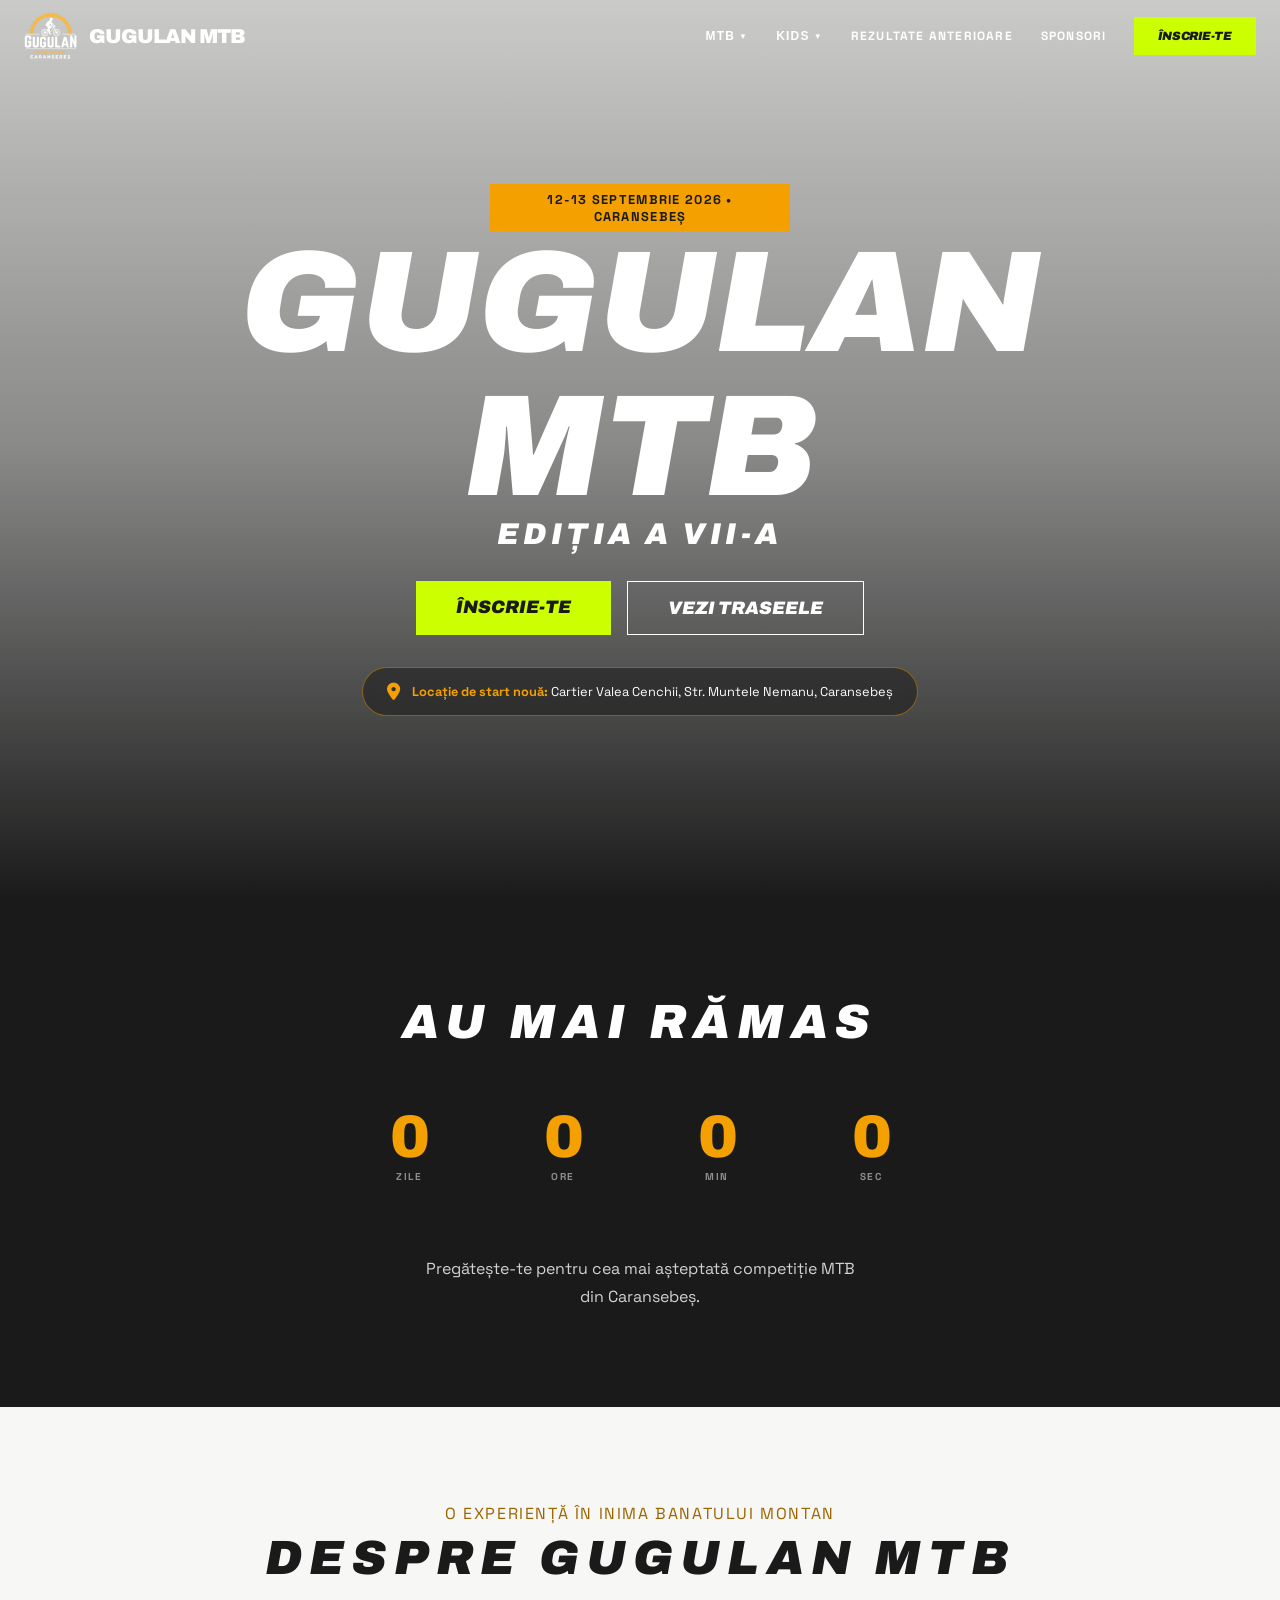
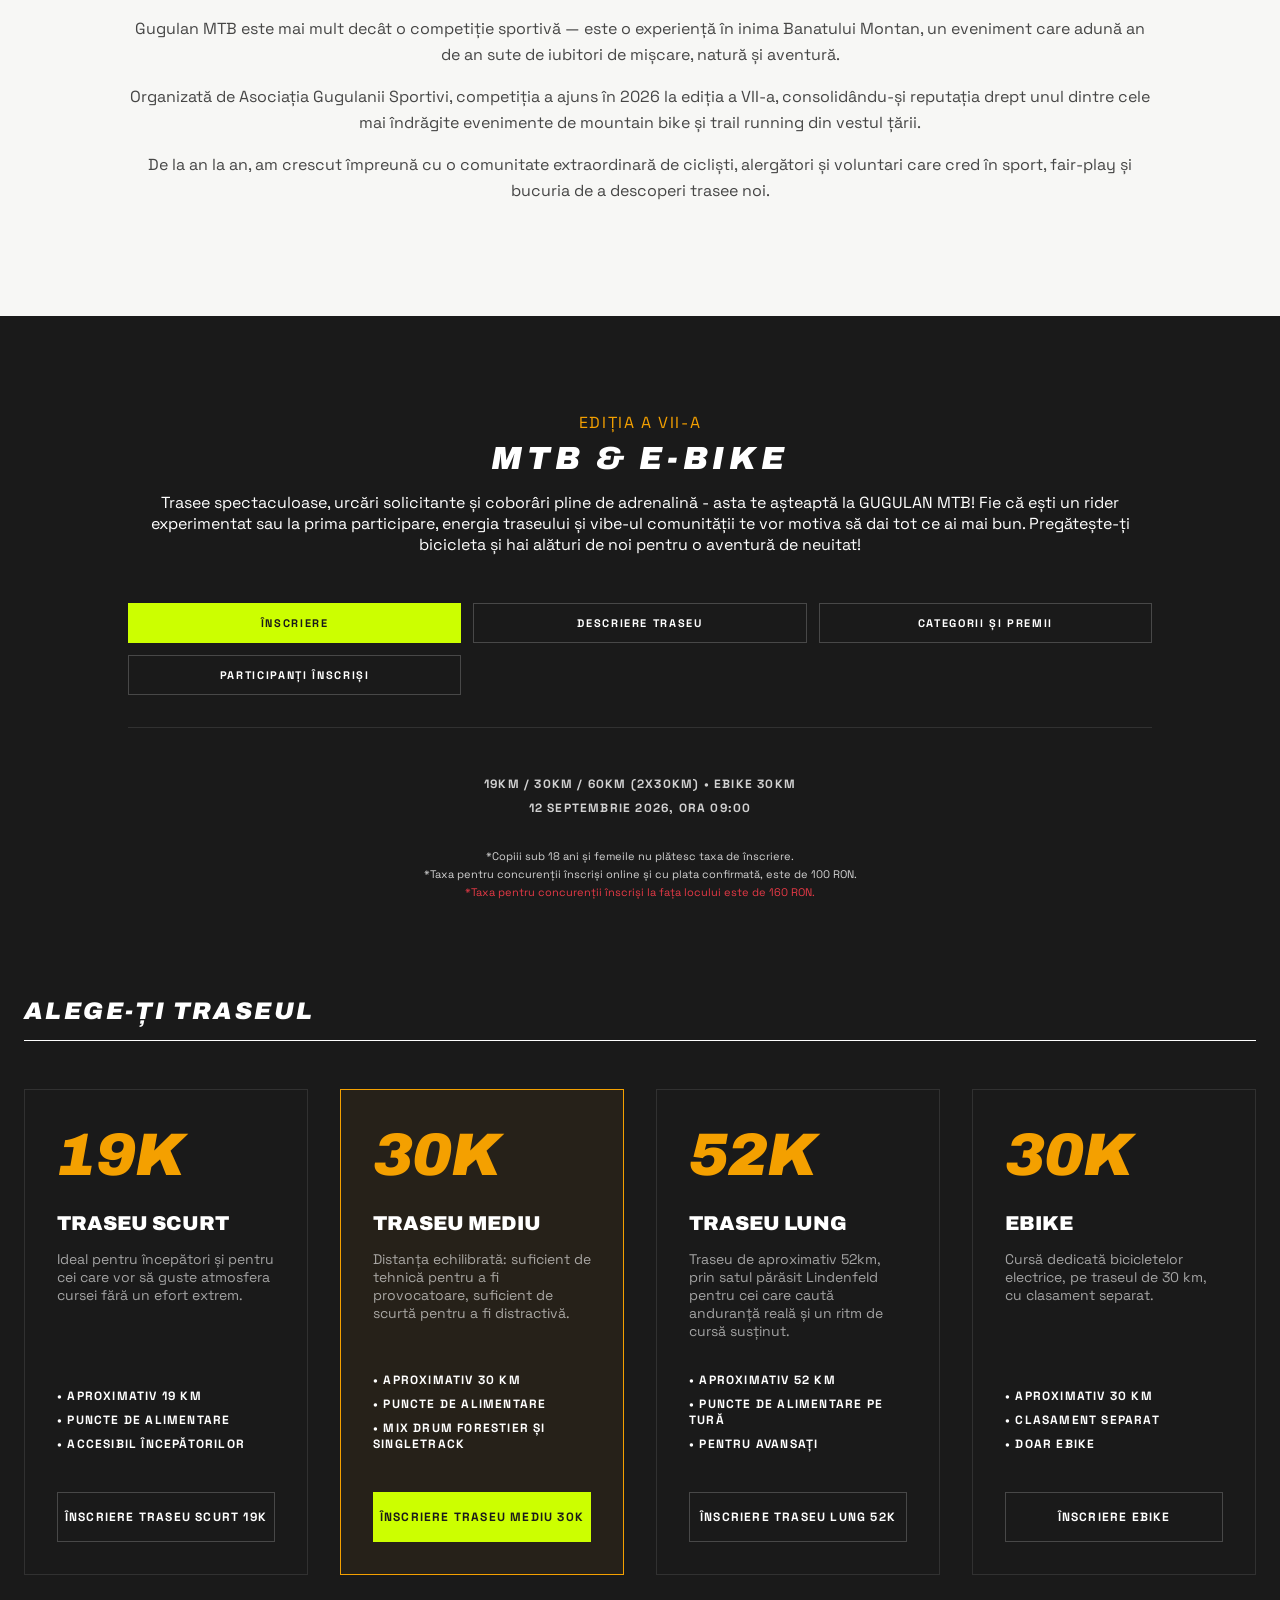
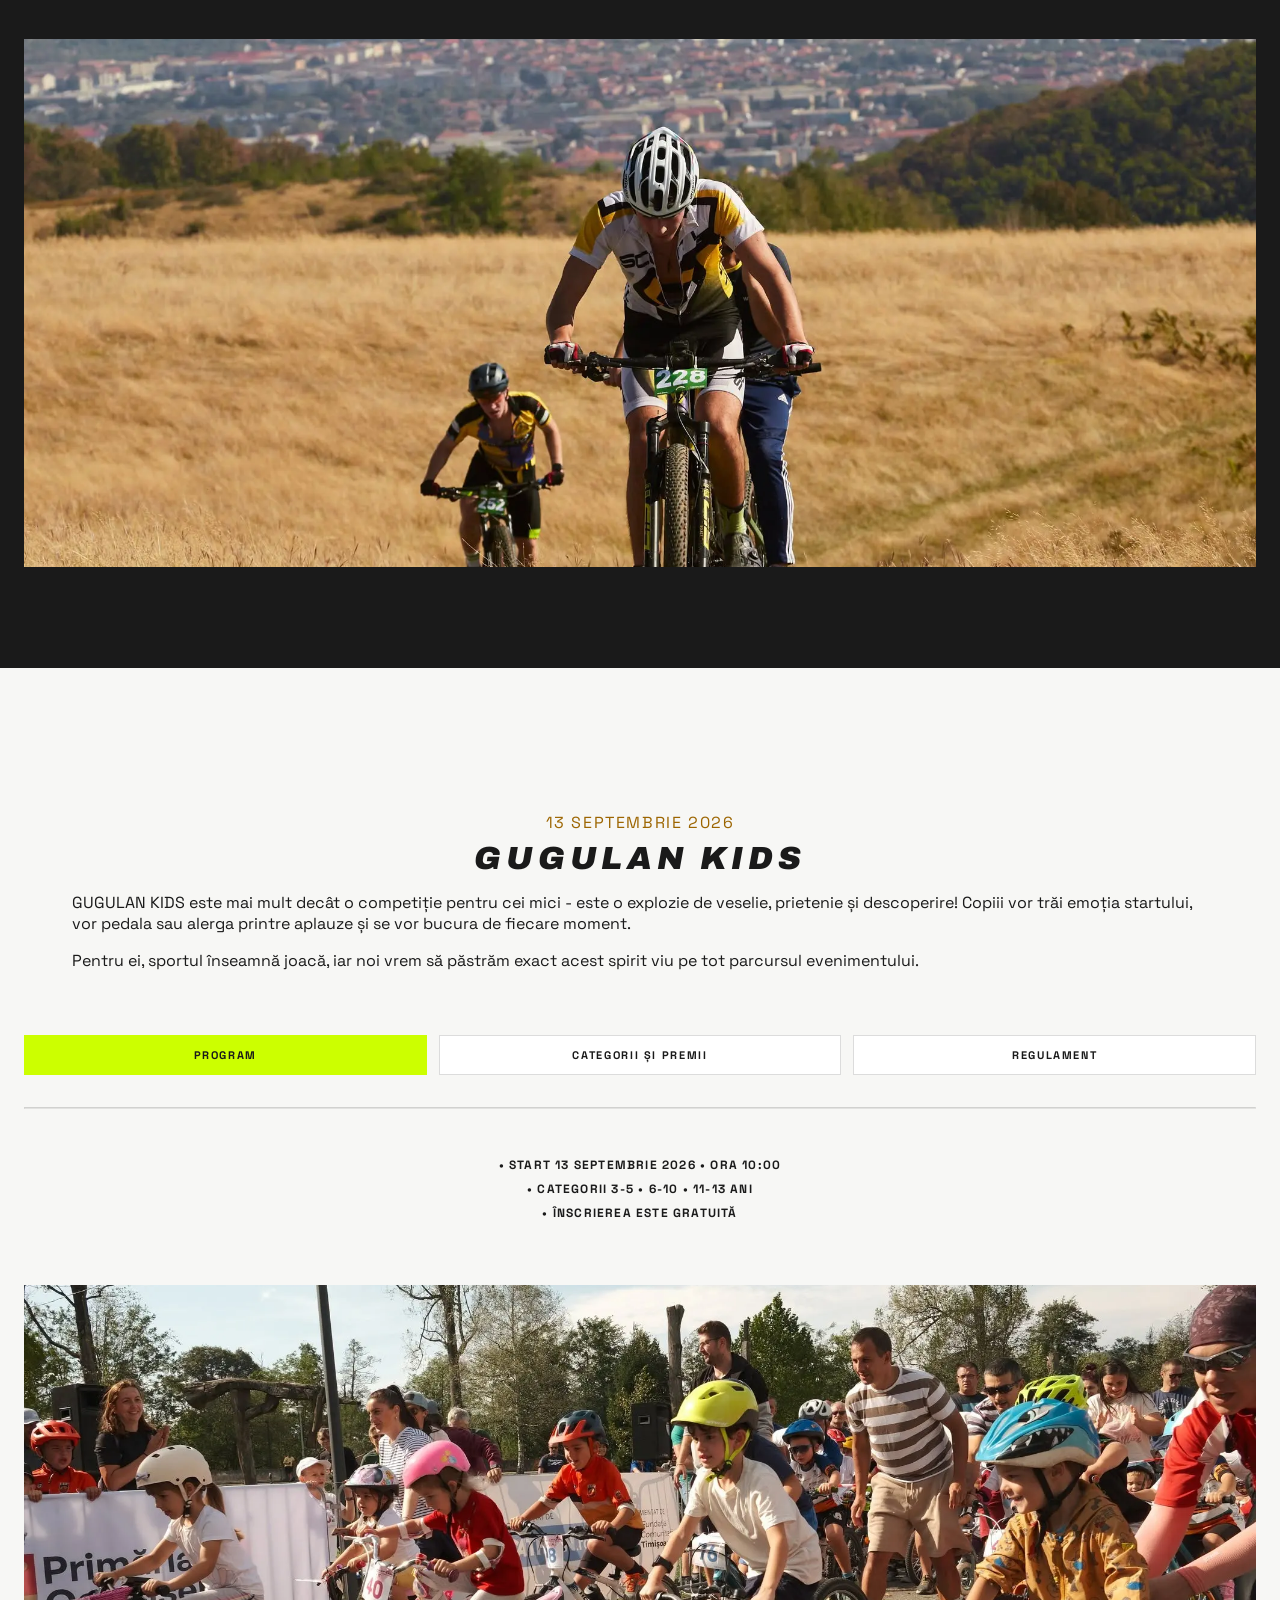
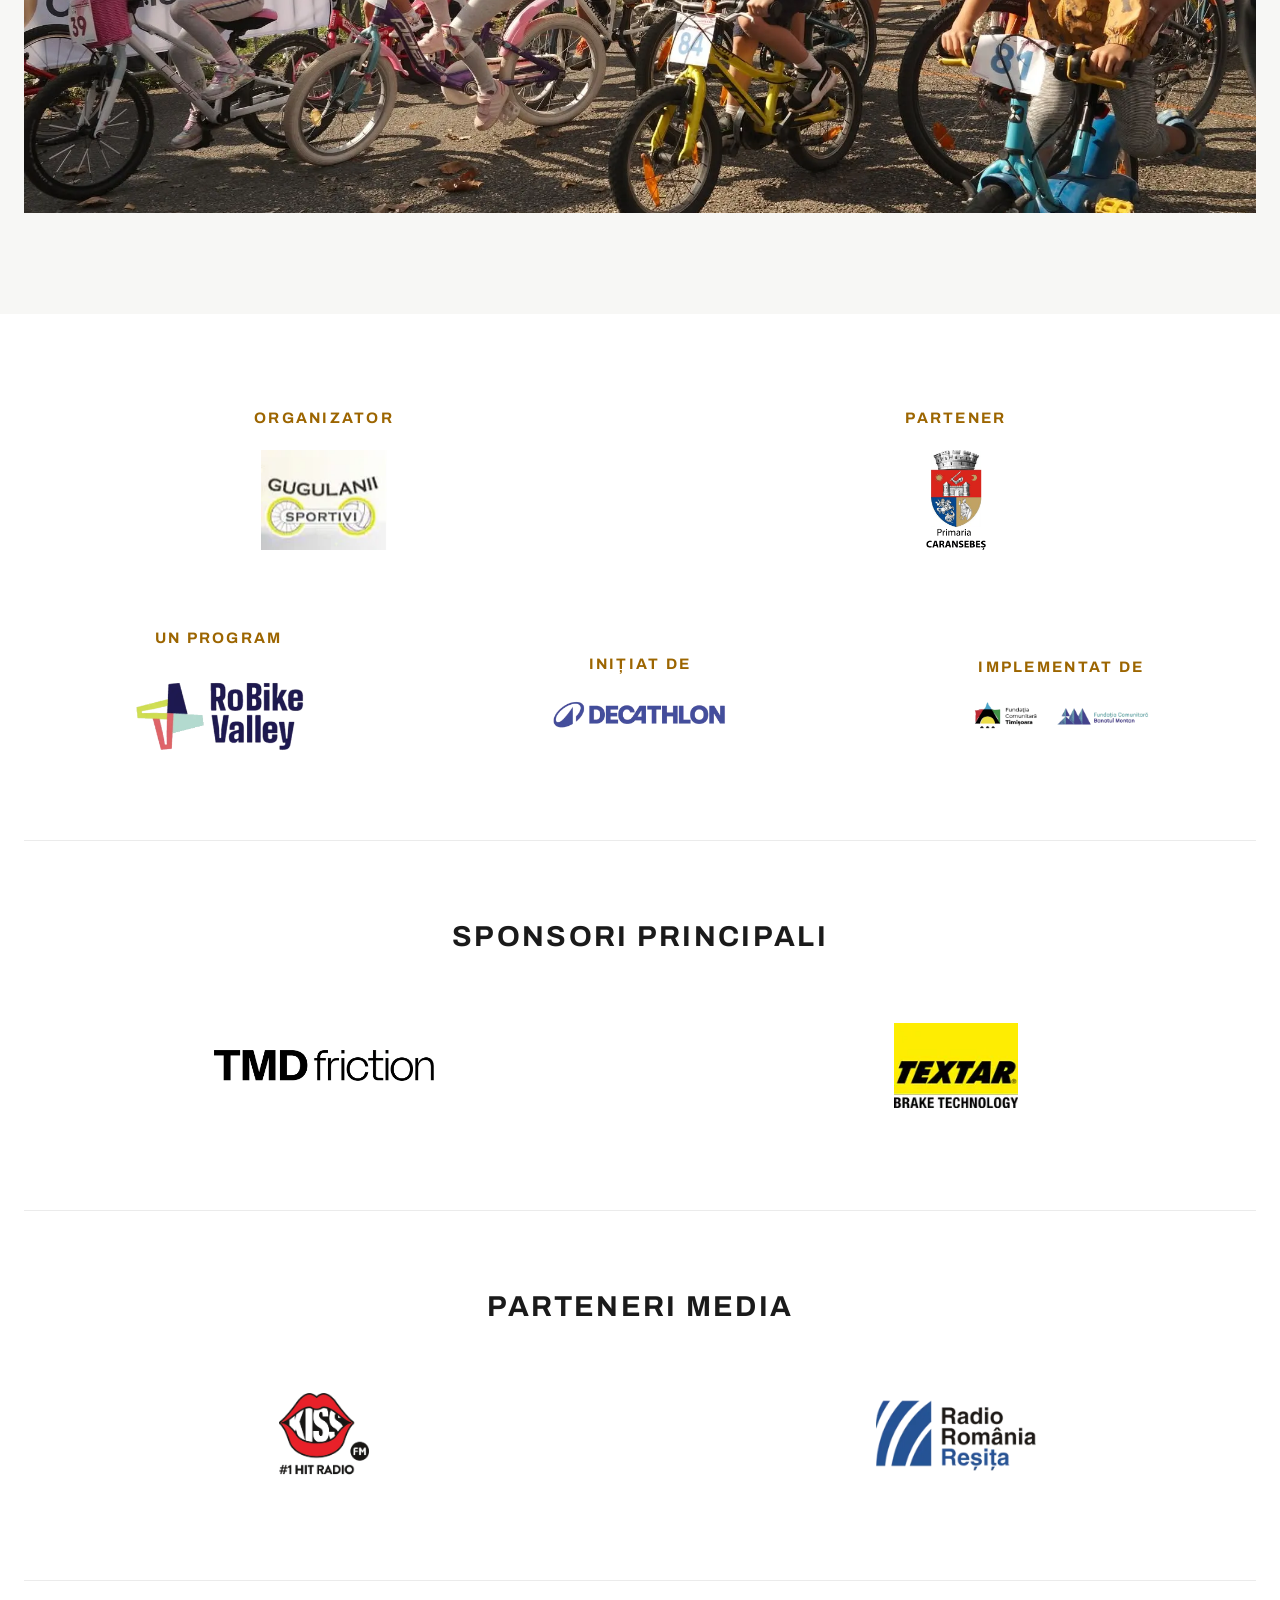
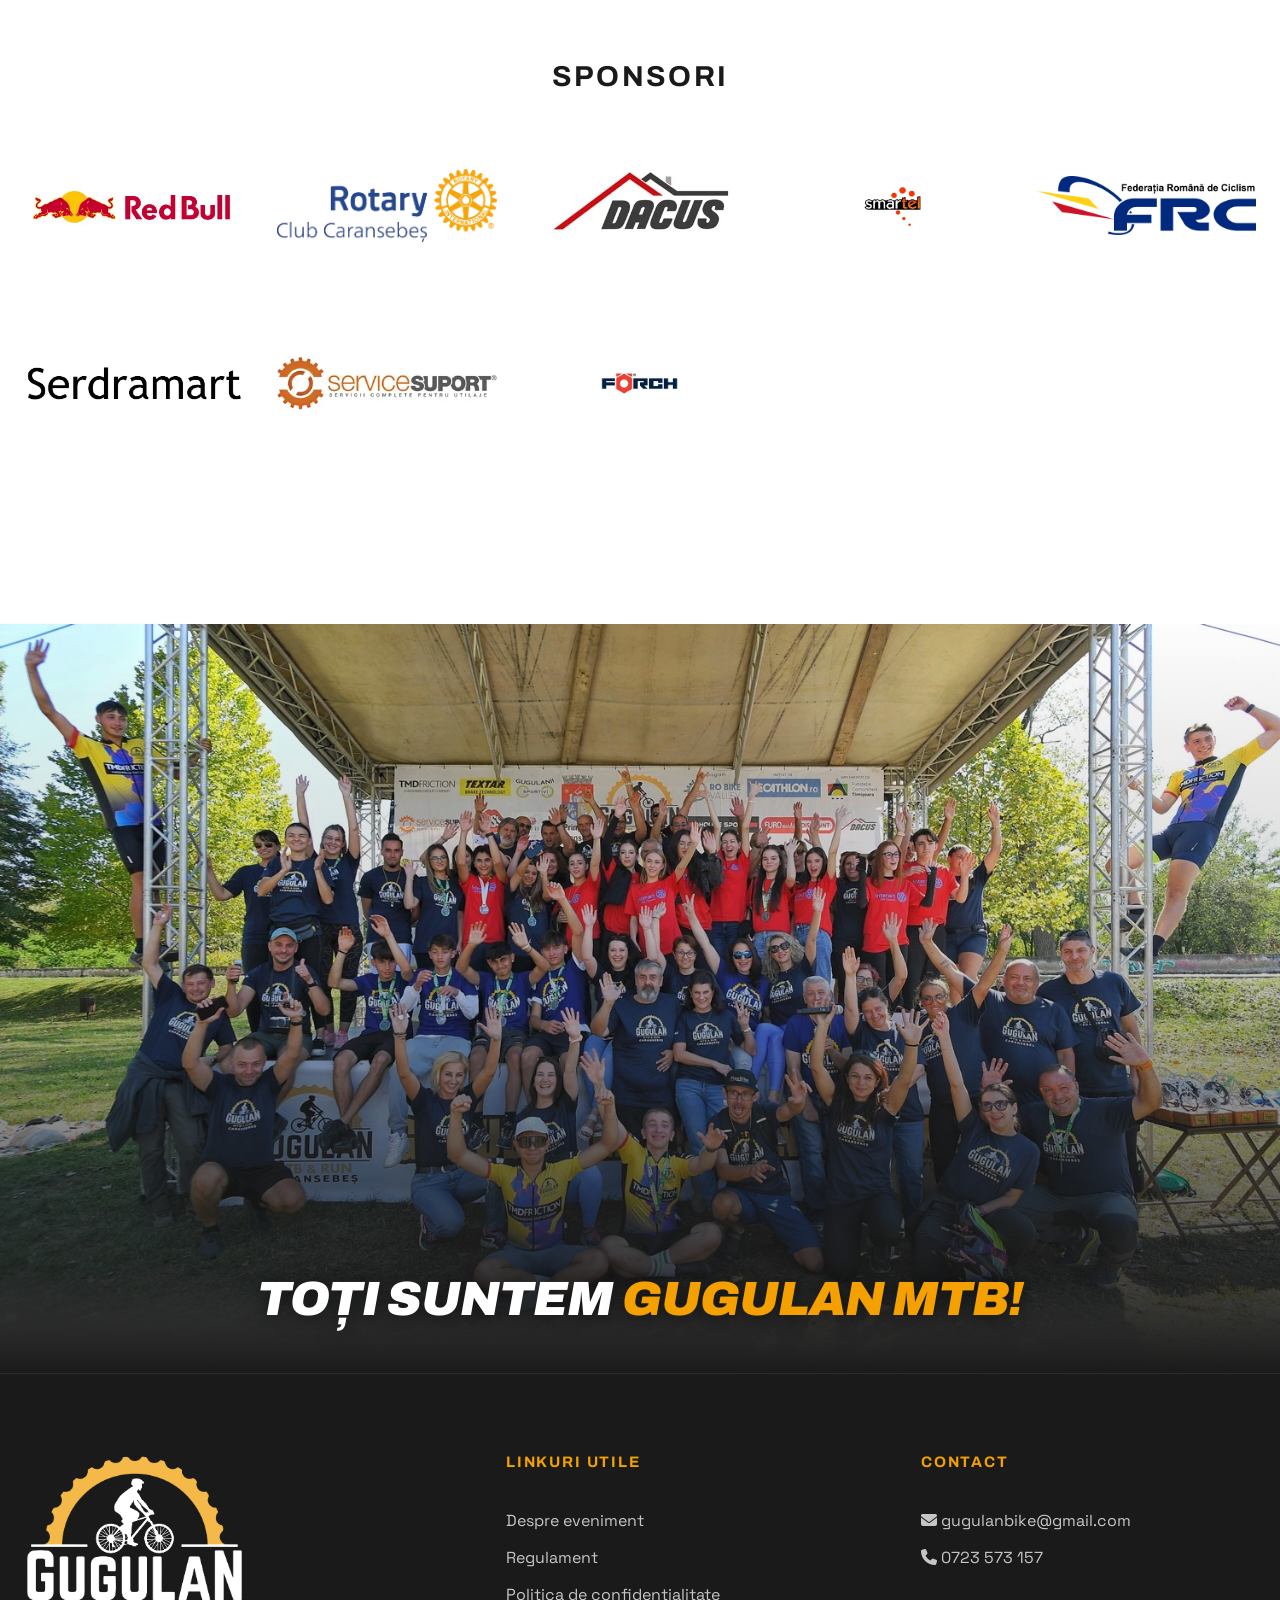
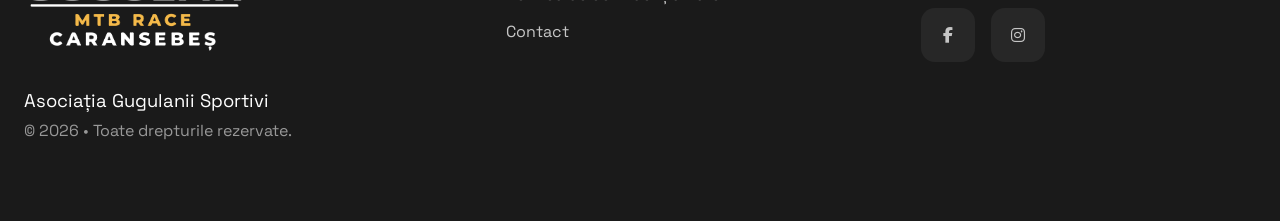
<file: index.html>
<!DOCTYPE html>
<html lang="ro">
<head>
<meta charset="utf-8"/>
<meta name="viewport" content="width=device-width, initial-scale=1"/>
<title>Gugulan MTB &amp; Kids — Ediția a VII-a • Caransebeș</title>
<meta name="description" content="Gugulan MTB &amp; Kids, ediția a VII-a. Competiție de mountain bike la Caransebeș — 12 septembrie MTB, 13 septembrie Kids. Trasee 19K / 30K / 60K și eBike 30K."/>
<meta name="author" content="Gugulan MTB"/>
<meta name="twitter:site" content="@gugulanmtb"/>
<meta property="og:title" content="Gugulan MTB &amp; Kids — Ediția a VII-a"/>
<meta property="og:description" content="Competiție MTB &amp; Kids la Caransebeș. Trasee 19K / 30K / 60K și eBike 30K. Înscrie-te la ediția a VII-a."/>
<meta property="og:type" content="website"/>
<meta name="twitter:card" content="summary_large_image"/>
<link rel="stylesheet" href="styles.css"/>
<!-- Favicon -->
<link rel="apple-touch-icon" sizes="180x180" href="assets/apple-touch-icon.png">
<link rel="icon" type="image/png" sizes="32x32" href="assets/favicon-32x32.png">
<link rel="icon" type="image/png" sizes="16x16" href="assets/favicon-16x16.png">
<link rel="shortcut icon" href="assets/favicon.ico">
<link rel="manifest" href="site.webmanifest">
<link rel="stylesheet"
href="https://cdnjs.cloudflare.com/ajax/libs/font-awesome/6.7.2/css/all.min.css">
<meta name="theme-color" content="#ffffff">
</head>
<body>

<!-- Navbar -->
<nav id="main-nav" class="navbar">
  <div class="navbar-inner">
    <a href="https://gugulanmtb.ro/" class="navbar-logo">
      <img id="nav-logo" src="assets/logo.webp" alt="Gugulan MTB Race Caransebeș" width="120" height="110"/>
      <span>Gugulan MTB</span>
    </a>

    <!-- Desktop links -->
    <div class="nav-links-desktop">
      <div class="dropdown">
        <button class="dropdown-btn" aria-expanded="false">MTB <span class="arrow">▼</span></button>
        <div class="dropdown-menu">
          <a href="/program">Program</a>
          <a href="/categorii-premii">Categorii și Premii</a>
          <a href="/traseu">Traseu MTB</a>
          <a href="/modalitati-inscriere">Modalități și taxe de înscriere</a>
          <a href="https://racetime.ro/events/188/participants" target="_blank">Participanții Înscriși</a>
        </div>
      </div>
      <div class="dropdown">
        <button class="dropdown-btn" aria-expanded="false">Kids <span class="arrow">▼</span></button>
        <div class="dropdown-menu">
          <a href="/program-kids">Program</a>
          <a href="/categorii-premii-kids">Categorii și Premii</a>
          <a href="/locatie-kids">Locație Kids</a>
        </div>
      </div>
      <a href="https://liniadesosire.ro/rezultate/gugulan-mtb-run-2025/" class="nav-link">Rezultate Anterioare</a>
      <a href="https://gugulanmtb.ro/#sponsori" class="nav-link">Sponsori</a>
      <a href="https://racetime.ro/events/188/register" class="btn-cta">Înscrie-te</a>
    </div>

    <!-- Mobile buttons -->
    <div class="nav-mobile">
      <a href="https://racetime.ro/events/188/register" class="btn-cta" style="padding:0.5rem 1rem;font-size:11px;">Înscrie-te</a>
      <button class="hamburger" id="hamburger-btn" aria-label="Meniu">
        <span></span><span></span><span></span>
      </button>
    </div>
  </div>

  <!-- Mobile menu -->
  <div class="mobile-menu" id="mobile-menu">
    <div class="mobile-dropdown">
      <button class="mobile-dropdown-toggle" onclick="this.nextElementSibling.classList.toggle('open');this.querySelector('span:last-child').textContent=this.nextElementSibling.classList.contains('open')?'−':'+'">
        MTB <span>+</span>
      </button>
      <div class="mobile-dropdown-items">
        <a href="/program">Program</a>
        <a href="/categorii-premii">Categorii și Premii</a>
        <a href="/traseu">Traseu MTB</a>
        <a href="/modalitati-inscriere">Modalități și taxe</a>
        <a href="https://racetime.ro/events/188/participants" target="_blank">Participanții Înscriși</a>
      </div>
    </div>
    <div class="mobile-dropdown">
      <button class="mobile-dropdown-toggle" onclick="this.nextElementSibling.classList.toggle('open');this.querySelector('span:last-child').textContent=this.nextElementSibling.classList.contains('open')?'−':'+'">
        Kids <span>+</span>
      </button>
      <div class="mobile-dropdown-items">
        <a href="/program-kids">Program</a>
        <a href="/categorii-premii-kids">Categorii și Premii</a>
        <a href="/locatie-kids">Locație Kids</a>
      </div>
    </div>
    <a href="https://liniadesosire.ro/rezultate/gugulan-mtb-run-2025/" class="mobile-link">Rezultate Anterioare</a>
    <a href="https://gugulanmtb.ro/#sponsori" class="mobile-link" style="border-bottom:none;">Sponsori</a>
    <a href="https://racetime.ro/events/188/register" class="btn-cta" style="display:block;text-align:center;padding:1rem;margin-top:1.5rem;font-size:1.125rem;">Înscrie-te</a>
  </div>
</nav>

<!-- Hero -->
<section class="hero">
  <iframe class="hero-video" src="https://player.vimeo.com/video/1091876594?background=1&autoplay=1&loop=1&muted=1&dnt=1" allow="autoplay;fullscreen;picture-in-picture" frameborder="0" title="Gugulan MTB hero video" style="position:absolute;top:50%;left:50%;transform:translate(-50%,-50%);width:177.77vh;height:56.25vw;min-width:100%;min-height:100%;"></iframe>
  <div class="hero-overlay"></div>
  <div class="hero-content">
    <p class="hero-date">12-13 Septembrie 2026 • Caransebeș</p>
    <h1 class="hero-title">
      <div class="hero-title-main">GUGULAN<br/>MTB</div>
      <div class="hero-title-sub">Ediția a VII-a</div>
    </h1>
    <div class="hero-buttons">
      <a href="https://racetime.ro/events/188/register" class="hero-btn-primary">Înscrie-te</a>
      <a href="/traseu" class="hero-btn-secondary">Vezi Traseele</a>
    </div>
    <a href="https://www.google.com/maps?q=45.4091146,22.1965201&z=17&hl=en" target="_blank" rel="noopener" class="hero-location">
      <i class="fa-solid fa-location-dot"></i>
      <span><strong>Locație de start nouă:</strong> Cartier Valea Cenchii, Str. Muntele Nemanu, Caransebeș</span>
    </a>
  </div>
</section>

<!-- Nimic intre Hero si Countdown -- hero direct --> <!-- Countdown -->
<section class="section section-dark text-center">
  <div class="container">
    <h2 class="section-title section-title-lg text-center mb-8">Au mai rămas</h2>
    <div class="countdown-grid" id="countdown">
      <div class="countdown-item"><div class="countdown-number text-brand" id="cd-days">0</div><div class="countdown-label">Zile</div></div>
      <div class="countdown-item"><div class="countdown-number text-brand" id="cd-hours">0</div><div class="countdown-label">Ore</div></div>
      <div class="countdown-item"><div class="countdown-number text-brand" id="cd-mins">0</div><div class="countdown-label">Min</div></div>
      <div class="countdown-item"><div class="countdown-number text-brand" id="cd-secs">0</div><div class="countdown-label">Sec</div></div>
    </div>
    <p class="text-body max-w-md mx-auto opacity-80 mt-8">Pregătește-te pentru cea mai așteptată competiție MTB din Caransebeș.</p>
  </div>
</section>

<!-- Despre -->
<section class="section section-light">
  <div class="container max-w-5xl">
    <div class="text-center mb-8">
      <span class="text-[10px] font-bold uppercase tracking-widest text-brand-deep mb-2" style="display:block;">O experiență în inima Banatului Montan</span>
      <h2 class="section-title section-title-lg mb-4">Despre Gugulan MTB</h2>
    </div>
    <div class="text-body leading-relaxed opacity-80 max-w-3xl mx-auto text-center">
      <p class="mb-4">Gugulan MTB este mai mult decât o competiție sportivă — este o experiență în inima Banatului Montan, un eveniment care adună an de an sute de iubitori de mișcare, natură și aventură.</p>
      <p class="mb-4">Organizată de Asociația Gugulanii Sportivi, competiția a ajuns în 2026 la ediția a VII‑a, consolidându-și reputația drept unul dintre cele mai îndrăgite evenimente de mountain bike și trail running din vestul țării.</p>
      <p class="mb-4">De la an la an, am crescut împreună cu o comunitate extraordinară de cicliști, alergători și voluntari care cred în sport, fair-play și bucuria de a descoperi trasee noi.</p>

    </div>
  </div>
</section>

<!-- Register section (MTB) -->
<section id="register" class="section section-dark">
  <div class="container max-w-5xl">
    <div class="text-center mb-12">
      <span class="text-[10px] font-bold uppercase tracking-widest text-brand mb-2" style="display:block;">Ediția a VII-a</span>
      <h2 class="section-title text-center" style="font-size:2rem;">MTB &amp; E-Bike</h2>
      <p class="mb-4">Trasee spectaculoase, urcări solicitante și coborâri pline de adrenalină - asta te așteaptă la GUGULAN MTB! Fie că ești un rider experimentat sau la prima participare, energia traseului și vibe-ul comunității te vor motiva să dai tot ce ai mai bun. Pregătește-ți bicicleta și hai alături de noi pentru o aventură de neuitat!</p>
    </div>

    <div class="register-grid mb-8">
      <a href="https://racetime.ro/events/188/register" class="register-btn register-btn-primary">Înscriere</a>
      <a href="/traseu" class="register-btn">Descriere Traseu</a>
       <a href="/categorii-premii" class="register-btn">Categorii și Premii</a>
      <a href="https://racetime.ro/events/188/participants" target="_blank" class="register-btn">Participanți înscriși</a>
    </div>

    <hr class="border-peak/10" style="border:0;height:1px;background:color-mix(in oklch, var(--peak) 10%, transparent);margin-bottom:3rem;"/>

    <div class="text-center max-w-md mx-auto">
      <ul class="track-features text-peak/80">
        <li>19km / 30km / 60km (2x30km) • eBike 30km</li>
        <li>12 Septembrie 2026, ora 09:00</li>
      </ul>
      <p class="text-xs leading-relaxed text-peak/80">*Copiii sub 18 ani și femeile nu plătesc taxa de înscriere.</p>
      <p class="text-xs leading-relaxed text-peak/80">*Taxa pentru concurenții înscriși online și cu plata confirmată, este de 100 RON.</p>
      <p class="text-xs leading-relaxed text-alert">*Taxa pentru concurenții înscriși la fața locului este de 160 RON.</p>
    </div>
  </div>
</section>

<!-- Alege-ți traseul -->
<section id="tracks" class="section section-dark" style="padding-top:0;">
  <div class="container">
    <h3 class="section-title tracking-widest mb-12 border-b border-peak/10 pb-4" style="font-size:1.5rem;">Alege-ți traseul</h3>
    <div class="tracks-grid">
      <!-- 19K -->
      <div class="track-card">
        <div class="track-number">19K</div>
        <h4 class="track-name">Traseu Scurt</h4>
        <p class="track-desc">Ideal pentru începători și pentru cei care vor să guste atmosfera cursei fără un efort extrem.</p>
        <ul class="track-features">
          <li>• Aproximativ 19 km</li>
          <li>• Puncte de alimentare</li>
          <li>• Accesibil începătorilor</li>
        </ul>
        <a href="https://racetime.ro/events/188/register" class="track-btn">Înscriere Traseu Scurt 19K</a>
      </div>
      <!-- 30K highlighted -->
      <div class="track-card highlighted">
        <div class="track-number">30K</div>
        <h4 class="track-name">Traseu Mediu</h4>
        <p class="track-desc">Distanța echilibrată: suficient de tehnică pentru a fi provocatoare, suficient de scurtă pentru a fi distractivă.</p>
        <ul class="track-features">
          <li>• Aproximativ 30 km</li>
          <li>• Puncte de alimentare</li>
          <li>• Mix drum forestier și singletrack</li>
        </ul>
        <a href="https://racetime.ro/events/188/register" class="track-btn track-btn-primary">Înscriere Traseu Mediu 30K</a>
      </div>
      <!-- 60K -->
      <div class="track-card">
        <div class="track-number">52K</div>
        <h4 class="track-name">Traseu Lung</h4>
        <p class="track-desc">Traseu de aproximativ 52km, prin satul părăsit Lindenfeld pentru cei care caută anduranță reală și un ritm de cursă susținut.</p>
        <ul class="track-features">
          <li>• Aproximativ 52 km</li>
          <li>• Puncte de alimentare pe tură</li>
          <li>• Pentru avansați</li>
        </ul>
        <a href="https://racetime.ro/events/188/register" class="track-btn">Înscriere Traseu Lung 52K</a>
      </div>
      <!-- eBike -->
      <div class="track-card">
        <div class="track-number">30K</div>
        <h4 class="track-name">eBike</h4>
        <p class="track-desc">Cursă dedicată bicicletelor electrice, pe traseul de 30 km, cu clasament separat.</p>
        <ul class="track-features">
          <li>• Aproximativ 30 km</li>
          <li>• Clasament separat</li>
          <li>• Doar eBike</li>
        </ul>
        <a href="https://racetime.ro/events/188/register" class="track-btn">Înscriere eBike</a>
      </div>
    </div>

    <div class="mt-16">
      <img src="assets/home-hero.webp" alt="Traseu montan îngust pe creastă, din competiția Gugulan MTB" class="w-full aspect-[21/9] object-cover"/>
    </div>
  </div>
</section>

<!-- Kids section -->
<section class="section section-light">
    <div class="container">

        <div class="kids-inner">
           <span
    class="text-[10px] font-bold uppercase tracking-widest text-brand-deep mb-2"
    style="display:block;text-align:center;">
    13 Septembrie 2026
</span>

            <h2 class="section-title text-center text-dirt" style="font-size:2rem;">
                Gugulan Kids
            </h2>
            <p class="mb-4">GUGULAN KIDS este mai mult decât o competiție pentru cei mici - este o explozie de veselie, prietenie și descoperire! Copiii vor trăi emoția startului, vor pedala sau alerga printre aplauze și se vor bucura de fiecare moment.</p>
            <p class="mb-4">Pentru ei, sportul înseamnă joacă, iar noi vrem să păstrăm exact acest spirit viu pe tot parcursul evenimentului.</p>
        </div>

        <div class="register-grid mb-8">

            <a href="/program-kids" class="register-btn register-btn-primary">
                Program
            </a>

            <a href="/categorii-premii-kids" class="register-btn register-btn-light">
                Categorii și Premii
            </a>

            <a href="/regulament-declaratii" class="register-btn register-btn-light">
                Regulament
            </a>

        </div>

        <hr class="border-dirt/15" style="margin-bottom:3rem;">

        <div class="text-center max-w-md mx-auto">

            <ul class="track-features text-dirt">

                <li>• Start 13 Septembrie 2026 • ora 10:00</li>

                <li>• Categorii 3-5 • 6-10 • 11-13 ani</li>

                <li>• Înscrierea este gratuită</li>

            </ul>
        </div>

        <div class="mt-16">
            <img src="assets/hero-kids.webp"
                 class="w-full aspect-[21/9] object-cover">
        </div>

    </div>
</section>

<!-- Sponsori -->
<section id="sponsori" class="section sponsors-section">

    <div class="container">

        <!-- Top Partners -->
        <div class="partners-top">

            <div class="partner-card">
                <h4>Organizator</h4>
                <img src="assets/sponsori/gugulanii-sportivi.webp" alt="">
            </div>

            <div class="partner-card">
                <h4>Partener</h4>
                <img src="assets/sponsori/primaria-caransebes.webp" alt="">
            </div>

        </div>

                <div class="partner-section">


            <div class="sponsors-grid">


            <div class="partner-card">
                <h4>Un program</h4>
                <img src="assets/sponsori/ro-bikevalley.webp" alt="">
            </div>

            <div class="partner-card">
                <h4>Inițiat de</h4>
                <img src="assets/sponsori/decathlon-logo.webp" alt="">
            </div>

            <div class="partner-card">
                <h4>Implementat de</h4>

                    <img src="assets/sponsori/fundatiile-logo-2048x374.webp" alt="">
            </div>
            </div>

        </div>

        <hr class="sponsor-divider">

        <!-- Main Sponsors -->
<div class="partner-section">

    <h3>Sponsori Principali</h3>

    <div class="sponsors-grid">

        <div class="sponsor-logo">
            <img src="assets/sponsori/tmdfriction-new-logo.webp" alt="TMD Friction">
        </div>

        <div class="sponsor-logo">
            <img src="assets/sponsori/Textar_BrakeTechnology_subline_150.webp" alt="Textar">
        </div>

    </div>

</div>

<hr class="sponsor-divider">

<div class="partner-section">

    <h3>Parteneri Media</h3>

    <div class="sponsors-grid">

        <div class="sponsor-logo">
            <img src="assets/sponsori/LOGO-SIMPLU-CU-SLOGAN.webp" alt="Kiss FM">
        </div>

        <div class="sponsor-logo">
            <img src="assets/sponsori/radio-resita.webp" alt="Radio Reșița">
        </div>

    </div>

</div>

<hr class="sponsor-divider">

<div class="partner-section">

    <h3>Sponsori</h3>

    <div class="sponsors-grid">

        <div class="sponsor-logo">
            <img src="assets/sponsori/redbull.webp" alt="Red Bull">
        </div>

        <div class="sponsor-logo">
            <img src="assets/sponsori/rotary-club-caransebes.webp" alt="Rotary Club Caransebeș">
        </div>

        <div class="sponsor-logo">
            <img src="assets/sponsori/5-dacus.webp" alt="Dacus">
        </div>

        <div class="sponsor-logo">
            <img src="assets/sponsori/11-Smartel.webp" alt="Smartel">
        </div>

        <div class="sponsor-logo">
            <img src="assets/sponsori/New-Logo-FRC-Tricolor.webp" alt="FRC">
        </div>

        <div class="sponsor-logo">
            <img src="assets/sponsori/serdramart.webp" alt="Serdramart">
        </div>

        <div class="sponsor-logo">
            <img src="assets/sponsori/service-suport-logo.webp" alt="Service Support">
        </div>

        <div class="sponsor-logo">
            <img src="assets/sponsori/forch.webp" alt="Förch">
        </div>

    </div>

</div>
</div> <!-- container -->
</section> <!-- sponsori -->

<!-- Voluntari -->
<section class="volunteers-section">
    <div class="volunteers-media">
        <img src="assets/echipa-voluntari.webp" alt="Echipa de voluntari Gugulan MTB" loading="lazy">
        <div class="volunteers-overlay"></div>
        <h2 class="volunteers-title">Toți suntem <span>Gugulan MTB!</span></h2>
    </div>
</section>

<!-- Footer -->
<footer class="footer">

    <div class="container footer-grid">

        <!-- Logo -->

        <div class="footer-brand">

            <img src="assets/logo.webp" alt="Gugulan MTB">

            <p>Asociația Gugulanii Sportivi</p>

            <span>© 2026 • Toate drepturile rezervate.</span>

        </div>

        <!-- Links -->

        <div class="footer-nav">

            <h4>Linkuri utile</h4>

            <a href="/despre-eveniment">Despre eveniment</a>
            <a href="/regulament-declaratii">Regulament</a>
            <a href="/politica-de-confidentialitate">Politica de confidențialitate</a>
            <a href="/contact">Contact</a>

        </div>

        <!-- Contact -->

<div class="footer-contact">

    <h4>Contact</h4>

    <a href="mailto:gugulanbike@gmail.com">
        <i class="fa-solid fa-envelope"></i>
        gugulanbike@gmail.com
    </a>

    <a href="tel:+40723573157">
        <i class="fa-solid fa-phone"></i>
        0723 573 157
    </a>

    <div class="footer-social">

        <a href="https://www.facebook.com/gugulanmtb" target="_blank">
            <i class="fa-brands fa-facebook-f"></i>
        </a>

        <a href="https://www.instagram.com/gugulanmtbrace/" target="_blank">
            <i class="fa-brands fa-instagram"></i>
        </a>

    </div>

</div>

    </div>

</footer>

<script src="script.js" defer></script>

</body>
</html>
</file>
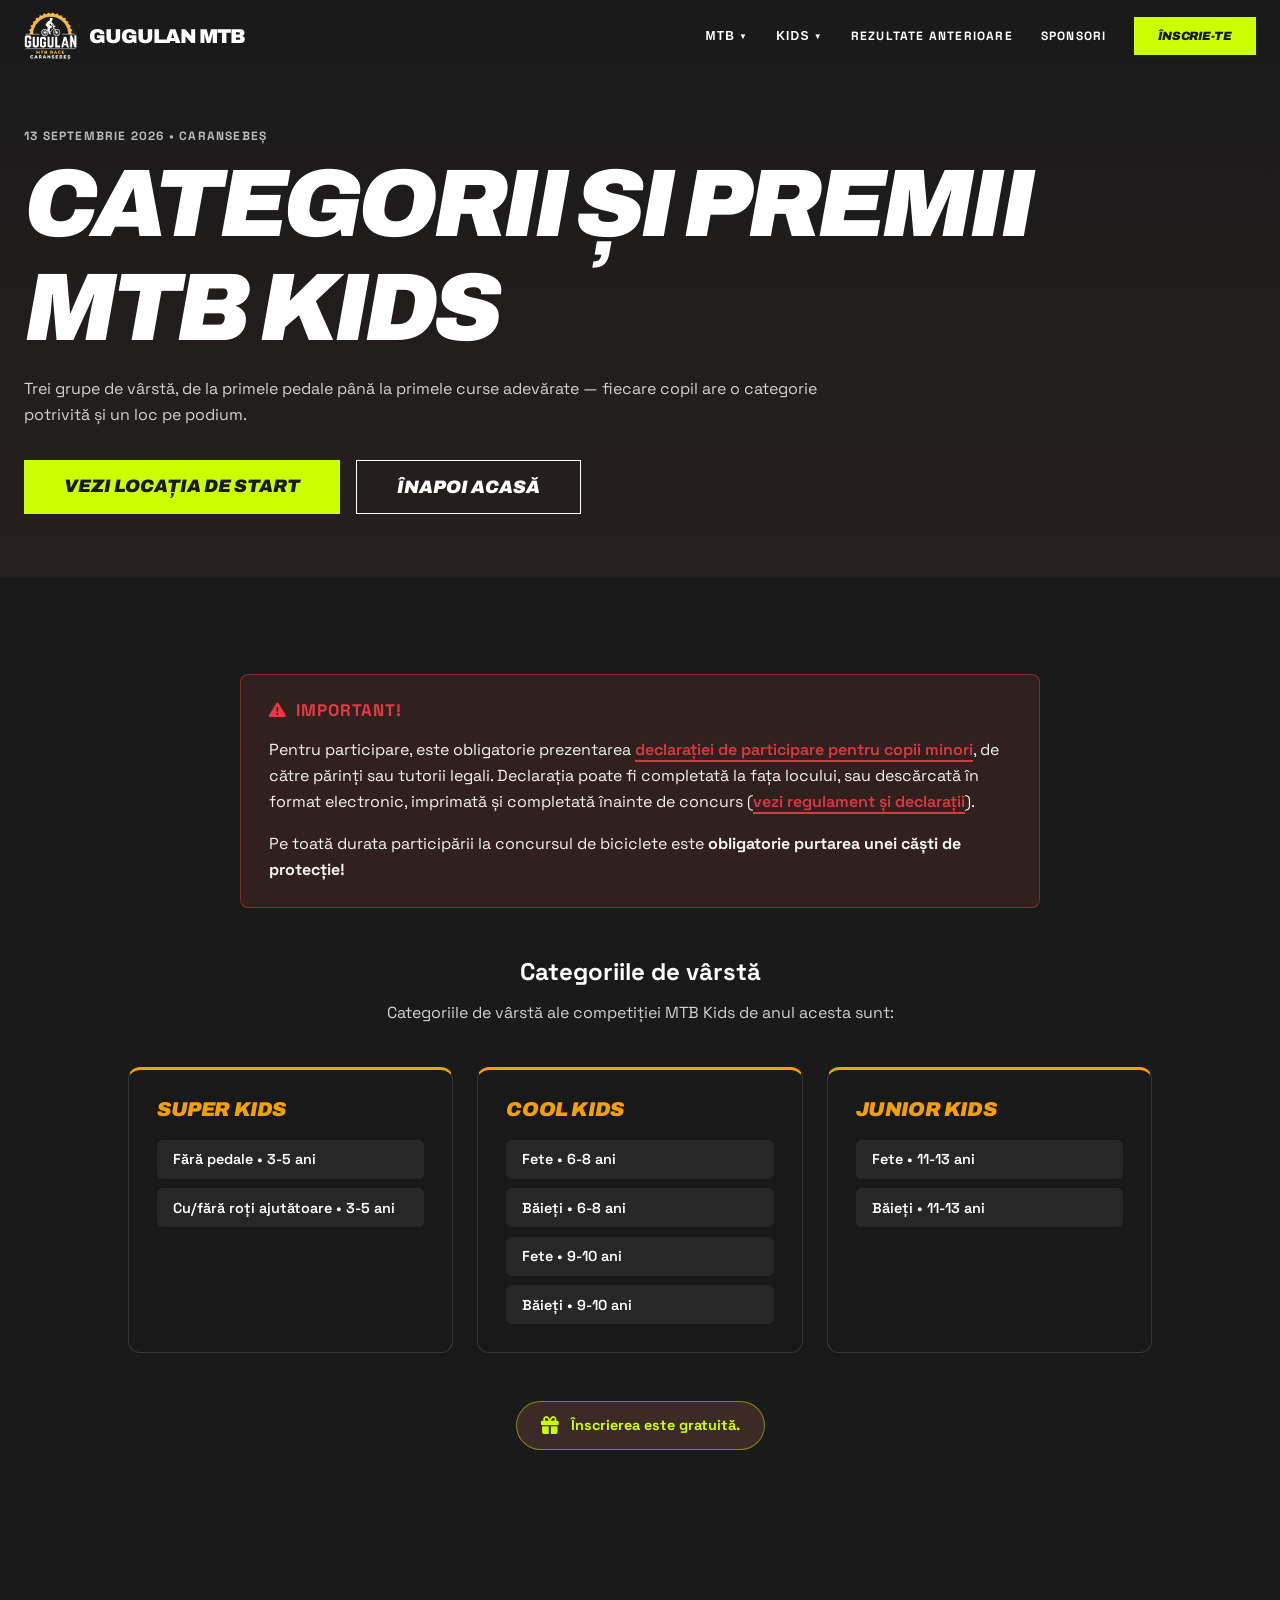
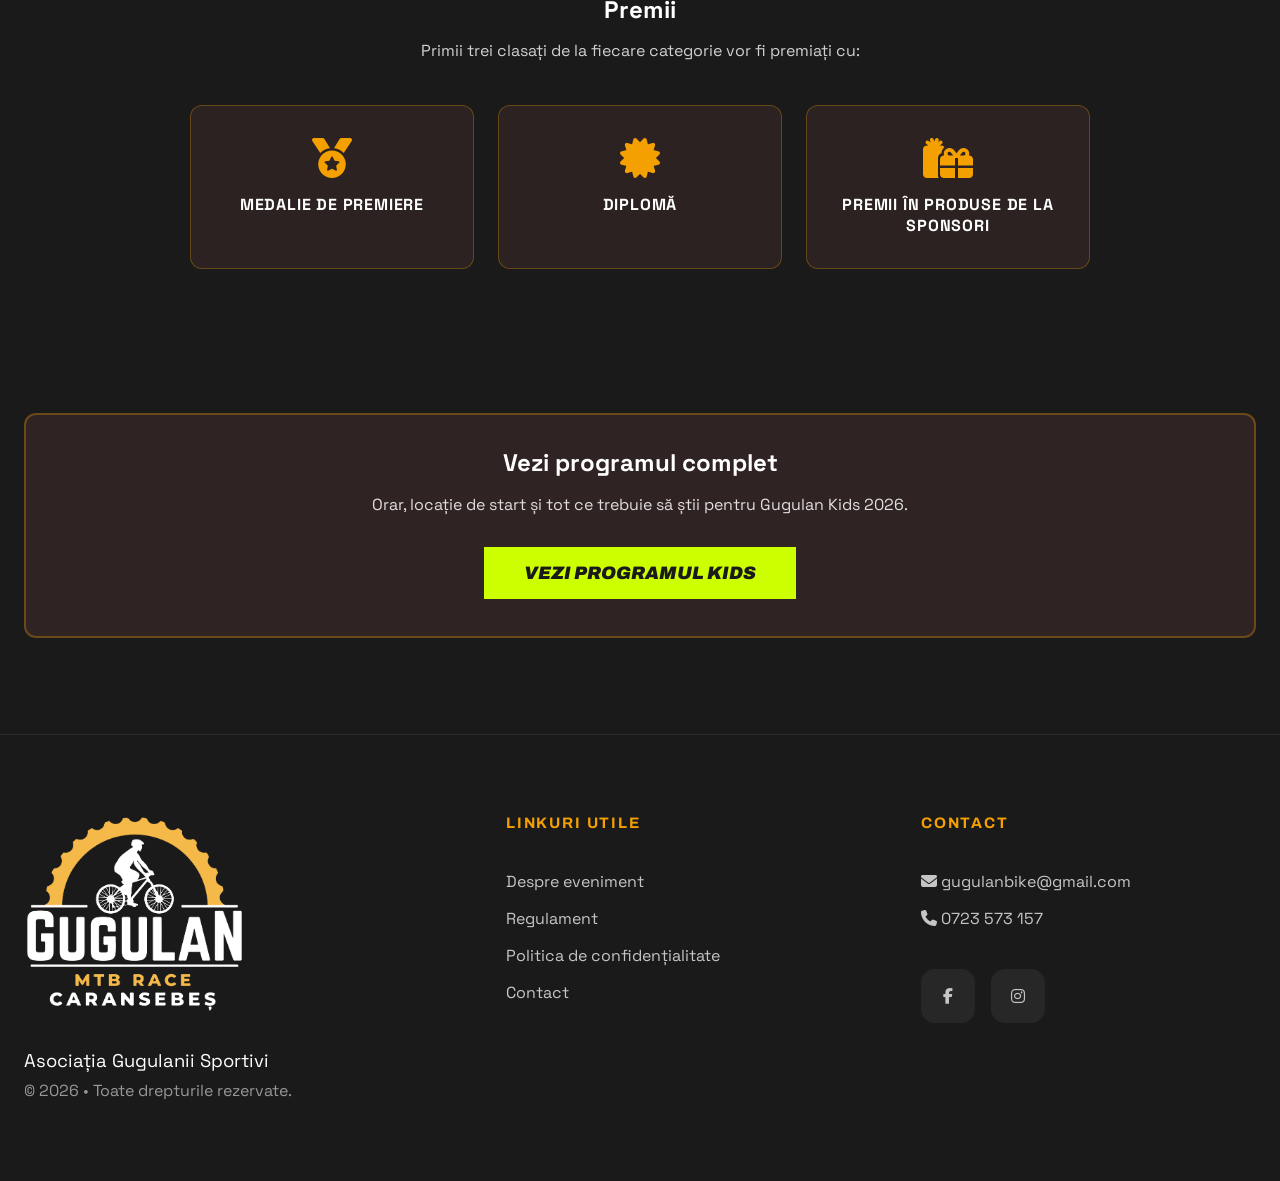
<file: categorii-premii-kids.html>
<!DOCTYPE html>
<html lang="ro">
<head>
<meta charset="utf-8"/>
<meta name="viewport" content="width=device-width, initial-scale=1"/>
<title>Categorii și Premii Kids • Gugulan MTB</title>
<meta name="description" content="Categoriile de vârstă și premiile Gugulan MTB Kids 2026: SUPER KIDS, COOL KIDS și JUNIOR KIDS. Înscriere gratuită, medalie, diplomă și premii de la sponsori pentru primii trei clasați."/>
<meta name="author" content="Gugulan MTB"/>
<meta name="twitter:site" content="@gugulanmtb"/>
<meta property="og:title" content="Categorii și Premii Kids • Gugulan MTB"/>
<meta property="og:description" content="Categoriile de vârstă și premiile Gugulan MTB Kids 2026: SUPER KIDS, COOL KIDS și JUNIOR KIDS. Înscriere gratuită, medalie, diplomă și premii de la sponsori pentru primii trei clasați."/>
<meta property="og:type" content="website"/>
<meta name="twitter:card" content="summary_large_image"/>
<link rel="stylesheet" href="styles.css"/>
<link rel="canonical" href="/categorii-premii-kids"/>
<meta name="robots" content="index, follow"/>
<!-- Favicon -->
<link rel="apple-touch-icon" sizes="180x180" href="assets/apple-touch-icon.png">
<link rel="icon" type="image/png" sizes="32x32" href="assets/favicon-32x32.png">
<link rel="icon" type="image/png" sizes="16x16" href="assets/favicon-16x16.png">
<link rel="shortcut icon" href="assets/favicon.ico">
<link rel="manifest" href="site.webmanifest">
<link rel="stylesheet"
href="https://cdnjs.cloudflare.com/ajax/libs/font-awesome/6.7.2/css/all.min.css">
<meta name="theme-color" content="#ffffff">
<style>
.kids-alert {
  max-width: 800px;
  margin: 0 auto 3rem;
  padding: 1.5rem 1.75rem;
  background: color-mix(in oklch, var(--red-accent) 12%, var(--dirt));
  border: 1px solid color-mix(in oklch, var(--red-accent) 45%, transparent);
  border-radius: 8px;
}
.kids-alert h4 {
  display: flex;
  align-items: center;
  gap: 0.6rem;
  margin: 0 0 1rem 0;
  color: var(--red-accent);
  font-weight: 700;
  font-size: 1.05rem;
  text-transform: uppercase;
  letter-spacing: 0.05em;
}
.kids-alert p { margin: 0 0 1rem 0; opacity: 0.95; line-height: 1.625; }
.kids-alert p:last-child { margin-bottom: 0; }
.kids-alert a { color: var(--red-accent); font-weight: 600; text-decoration: none; border-bottom: 2px solid var(--red-accent); }
.kids-alert a:hover { opacity: 0.8; }

.kids-free-note {
  display: inline-flex;
  align-items: center;
  gap: 0.75rem;
  margin: 0 auto 3rem;
  padding: 0.9rem 1.5rem;
  background: color-mix(in oklch, var(--lime) 12%, var(--dirt));
  border: 1px solid color-mix(in oklch, var(--lime) 45%, transparent);
  border-radius: 999px;
  font-size: 0.9rem;
  color: var(--peak);
}
.kids-free-note i { color: var(--lime); font-size: 1.1rem; flex-shrink: 0; }
.kids-free-note strong { color: var(--lime); }
.kids-free-note-wrap { text-align: center; }

.kids-groups {
  display: grid;
  grid-template-columns: repeat(auto-fit, minmax(260px, 1fr));
  gap: 1.5rem;
  max-width: 1024px;
  margin: 0 auto 3rem;
}
.kids-group {
  padding: 1.75rem;
  background: color-mix(in oklch, var(--dirt) 95%, transparent);
  border: 1px solid color-mix(in oklch, var(--peak) 12%, transparent);
  border-radius: 12px;
  border-top: 3px solid var(--brand);
  transition: transform 0.3s ease, border-color 0.3s ease;
}
.kids-group:hover { transform: translateY(-6px); border-top-color: var(--lime); }
.kids-group h3 {
  font-family: 'Archivo', sans-serif;
  font-weight: 900;
  font-style: italic;
  text-transform: uppercase;
  letter-spacing: -0.02em;
  font-size: 1.25rem;
  color: var(--brand);
  margin-bottom: 1.25rem;
}
.kids-age-list { display: flex; flex-direction: column; gap: 0.6rem; }
.kids-age-chip {
  display: block;
  padding: 0.65rem 1rem;
  background: color-mix(in oklch, var(--peak) 6%, transparent);
  border-radius: 6px;
  font-size: 0.9rem;
  font-weight: 600;
}

.kids-prizes {
  max-width: 900px;
  margin: 0 auto;
  text-align: center;
}
.kids-prizes-row {
  display: grid;
  grid-template-columns: repeat(auto-fit, minmax(200px, 1fr));
  gap: 1.5rem;
  margin-top: 2.5rem;
}
.kids-prize-item {
  padding: 2rem 1.5rem;
  background: color-mix(in oklch, var(--brand) 8%, var(--dirt));
  border: 1px solid color-mix(in oklch, var(--brand) 30%, transparent);
  border-radius: 12px;
  transition: transform 0.3s ease, border-color 0.3s ease;
}
.kids-prize-item:hover { transform: translateY(-6px); border-color: var(--lime); }
.kids-prize-item i { font-size: 2.5rem; color: var(--brand); margin-bottom: 1rem; }
.kids-prize-item h4 { font-weight: 700; font-size: 1rem; text-transform: uppercase; letter-spacing: 0.05em; color: var(--peak); }

@media (max-width: 640px) {
  .kids-alert { padding: 1.25rem; }
  .kids-group { padding: 1.25rem; }
  .kids-prize-item { padding: 1.5rem 1rem; }
}
</style>
</head>
<body>

<!-- Navbar -->
<nav id="main-nav" class="navbar">
  <div class="navbar-inner">
    <a href="https://gugulanmtb.ro/" class="navbar-logo">
      <img id="nav-logo" src="assets/logo.webp" alt="Gugulan MTB Race Caransebeș" width="120" height="110"/>
      <span>Gugulan MTB</span>
    </a>

    <!-- Desktop links -->
    <div class="nav-links-desktop">
      <div class="dropdown">
        <button class="dropdown-btn" aria-expanded="false">MTB <span class="arrow">▼</span></button>
        <div class="dropdown-menu">
          <a href="/program">Program</a>
          <a href="/categorii-premii">Categorii și Premii</a>
          <a href="/traseu">Traseu MTB</a>
          <a href="/modalitati-inscriere">Modalități și taxe de înscriere</a>
          <a href="https://racetime.ro/events/188/participants" target="_blank">Participanții Înscriși</a>
        </div>
      </div>
      <div class="dropdown">
        <button class="dropdown-btn" aria-expanded="false">Kids <span class="arrow">▼</span></button>
        <div class="dropdown-menu">
          <a href="/program-kids">Program</a>
          <a href="/categorii-premii-kids">Categorii și Premii</a>
          <a href="/locatie-kids">Locație Kids</a>
        </div>
      </div>
      <a href="https://liniadesosire.ro/rezultate/gugulan-mtb-run-2025/" class="nav-link">Rezultate Anterioare</a>
      <a href="https://gugulanmtb.ro/#sponsori" class="nav-link">Sponsori</a>
      <a href="https://racetime.ro/events/188/register" class="btn-cta">Înscrie-te</a>
    </div>

    <!-- Mobile buttons -->
    <div class="nav-mobile">
      <a href="https://racetime.ro/events/188/register" class="btn-cta" style="padding:0.5rem 1rem;font-size:11px;">Înscrie-te</a>
      <button class="hamburger" id="hamburger-btn" aria-label="Meniu">
        <span></span><span></span><span></span>
      </button>
    </div>
  </div>

  <!-- Mobile menu -->
  <div class="mobile-menu" id="mobile-menu">
    <div class="mobile-dropdown">
      <button class="mobile-dropdown-toggle" onclick="this.nextElementSibling.classList.toggle('open');this.querySelector('span:last-child').textContent=this.nextElementSibling.classList.contains('open')?'−':'+'">
        MTB <span>+</span>
      </button>
      <div class="mobile-dropdown-items">
        <a href="/program">Program</a>
        <a href="/categorii-premii">Categorii și Premii</a>
        <a href="/traseu">Traseu MTB</a>
        <a href="/modalitati-inscriere">Modalități și taxe</a>
        <a href="https://racetime.ro/events/188/participants" target="_blank">Participanții Înscriși</a>
      </div>
    </div>
    <div class="mobile-dropdown">
      <button class="mobile-dropdown-toggle" onclick="this.nextElementSibling.classList.toggle('open');this.querySelector('span:last-child').textContent=this.nextElementSibling.classList.contains('open')?'−':'+'">
        Kids <span>+</span>
      </button>
      <div class="mobile-dropdown-items">
        <a href="/program-kids">Program</a>
        <a href="/categorii-premii-kids">Categorii și Premii</a>
        <a href="/locatie-kids">Locație Kids</a>
      </div>
    </div>
    <a href="https://liniadesosire.ro/rezultate/gugulan-mtb-run-2025/" class="mobile-link">Rezultate Anterioare</a>
    <a href="https://gugulanmtb.ro/#sponsori" class="mobile-link" style="border-bottom:none;">Sponsori</a>
    <a href="https://racetime.ro/events/188/register" class="btn-cta" style="display:block;text-align:center;padding:1rem;margin-top:1.5rem;font-size:1.125rem;">Înscrie-te</a>
  </div>
</nav>

<!-- Hero -->
<section class="traseu-hero">
  <div class="traseu-hero-bg"></div>
  <div class="traseu-hero-content">
    <div class="traseu-meta">13 SEPTEMBRIE 2026 • CARANSEBEȘ</div>
    <h1 class="traseu-title">Categorii și Premii MTB Kids</h1>
    <p class="traseu-desc">Trei grupe de vârstă, de la primele pedale până la primele curse adevărate — fiecare copil are o categorie potrivită și un loc pe podium.</p>
    <div class="traseu-hero-buttons">
      <a href="https://www.google.com/maps?q=45.4091146,22.1965201&z=17&hl=en" target="_blank" rel="noopener" class="hero-btn-primary">Vezi Locația de Start</a>
      <a href="/" class="hero-btn-secondary">Înapoi Acasă</a>
    </div>
  </div>
</section>

<!-- Important + Categorii -->
<section class="section section-dark">
  <div class="premii-container">

    <div class="kids-alert">
      <h4><i class="fa-solid fa-triangle-exclamation"></i>Important!</h4>
      <p>Pentru participare, este obligatorie prezentarea <a href="https://gugulanmtb.ro/assets/DECLARATIE-PE-PROPRIA-RASPUNDERE-MINORI-2026.doc" target="_blank" rel="noopener">declarației de participare pentru copii minori</a>, de către părinți sau tutorii legali. Declarația poate fi completată la fața locului, sau descărcată în format electronic, imprimată și completată înainte de concurs (<a href="/regulament-declaratii#declaratii">vezi regulament și declarații</a>).</p>
      <p>Pe toată durata participării la concursul de biciclete este <strong>obligatorie purtarea unei căști de protecție!</strong></p>
    </div>

    <h2 class="premii-section-title" style="text-align:center;border-bottom:none;margin-bottom:0.75rem;">Categoriile de vârstă</h2>
    <p class="text-body opacity-80" style="max-width:700px;margin:0 auto 2.5rem;text-align:center;">Categoriile de vârstă ale competiției MTB Kids de anul acesta sunt:</p>

    <div class="kids-groups">
      <div class="kids-group">
        <h3>Super Kids</h3>
        <div class="kids-age-list">
          <span class="kids-age-chip">Fără pedale • 3-5 ani</span>
          <span class="kids-age-chip">Cu/fără roți ajutătoare • 3-5 ani</span>
        </div>
      </div>
      <div class="kids-group">
        <h3>Cool Kids</h3>
        <div class="kids-age-list">
          <span class="kids-age-chip">Fete • 6-8 ani</span>
          <span class="kids-age-chip">Băieți • 6-8 ani</span>
          <span class="kids-age-chip">Fete • 9-10 ani</span>
          <span class="kids-age-chip">Băieți • 9-10 ani</span>
        </div>
      </div>
      <div class="kids-group">
        <h3>Junior Kids</h3>
        <div class="kids-age-list">
          <span class="kids-age-chip">Fete • 11-13 ani</span>
          <span class="kids-age-chip">Băieți • 11-13 ani</span>
        </div>
      </div>
    </div>

    <div class="kids-free-note-wrap">
      <div class="kids-free-note">
        <i class="fa-solid fa-gift"></i>
        <span><strong>Înscrierea este gratuită.</strong></span>
      </div>
    </div>

  </div>
</section>

<!-- Premii -->
<section class="section section-dark" style="padding-top:0;">
  <div class="premii-container kids-prizes">
    <h2 class="premii-section-title" style="text-align:center;border-bottom:none;margin-bottom:0.75rem;">Premii</h2>
    <p class="text-body opacity-80">Primii trei clasați de la fiecare categorie vor fi premiați cu:</p>

    <div class="kids-prizes-row">
      <div class="kids-prize-item">
        <i class="fa-solid fa-medal"></i>
        <h4>Medalie de premiere</h4>
      </div>
      <div class="kids-prize-item">
        <i class="fa-solid fa-certificate"></i>
        <h4>Diplomă</h4>
      </div>
      <div class="kids-prize-item">
        <i class="fa-solid fa-gifts"></i>
        <h4>Premii în produse de la sponsori</h4>
      </div>
    </div>
  </div>
</section>

<!-- Call to Action -->
<section class="section section-dark" style="padding-top:3rem;">
  <div class="premii-container">
    <div style="text-align:center;padding:2rem;background:color-mix(in oklch, var(--brand) 10%, var(--dirt));border-radius:12px;border:2px solid color-mix(in oklch, var(--brand) 30%, transparent);">
      <h3 style="font-size:1.5rem;margin-bottom:1rem;color:var(--peak);">Vezi programul complet</h3>
      <p style="opacity:0.85;margin-bottom:2rem;max-width:600px;margin-left:auto;margin-right:auto;">Orar, locație de start și tot ce trebuie să știi pentru Gugulan Kids 2026.</p>
      <a href="/program-kids" class="hero-btn-primary" style="display:inline-block;">Vezi Programul Kids</a>
    </div>
  </div>
</section>

<!-- Footer -->
<footer class="footer">

    <div class="container footer-grid">

        <!-- Logo -->

        <div class="footer-brand">

            <img src="assets/logo.webp" alt="Gugulan MTB">

            <p>Asociația Gugulanii Sportivi</p>

            <span>© 2026 • Toate drepturile rezervate.</span>

        </div>

        <!-- Links -->

        <div class="footer-nav">

            <h4>Linkuri utile</h4>

            <a href="/despre-eveniment">Despre eveniment</a>
            <a href="/regulament-declaratii">Regulament</a>
            <a href="/politica-de-confidentialitate">Politica de confidențialitate</a>
            <a href="/contact">Contact</a>

        </div>

        <!-- Contact -->

<div class="footer-contact">

    <h4>Contact</h4>

    <a href="mailto:gugulanbike@gmail.com">
        <i class="fa-solid fa-envelope"></i>
        gugulanbike@gmail.com
    </a>

    <a href="tel:+40723573157">
        <i class="fa-solid fa-phone"></i>
        0723 573 157
    </a>

    <div class="footer-social">

        <a href="https://www.facebook.com/gugulanmtb" target="_blank">
            <i class="fa-brands fa-facebook-f"></i>
        </a>

        <a href="https://www.instagram.com/gugulanmtbrace/" target="_blank">
            <i class="fa-brands fa-instagram"></i>
        </a>

    </div>

</div>

    </div>

</footer>

<script src="script.js" defer></script>

</body>
</html>
</file>
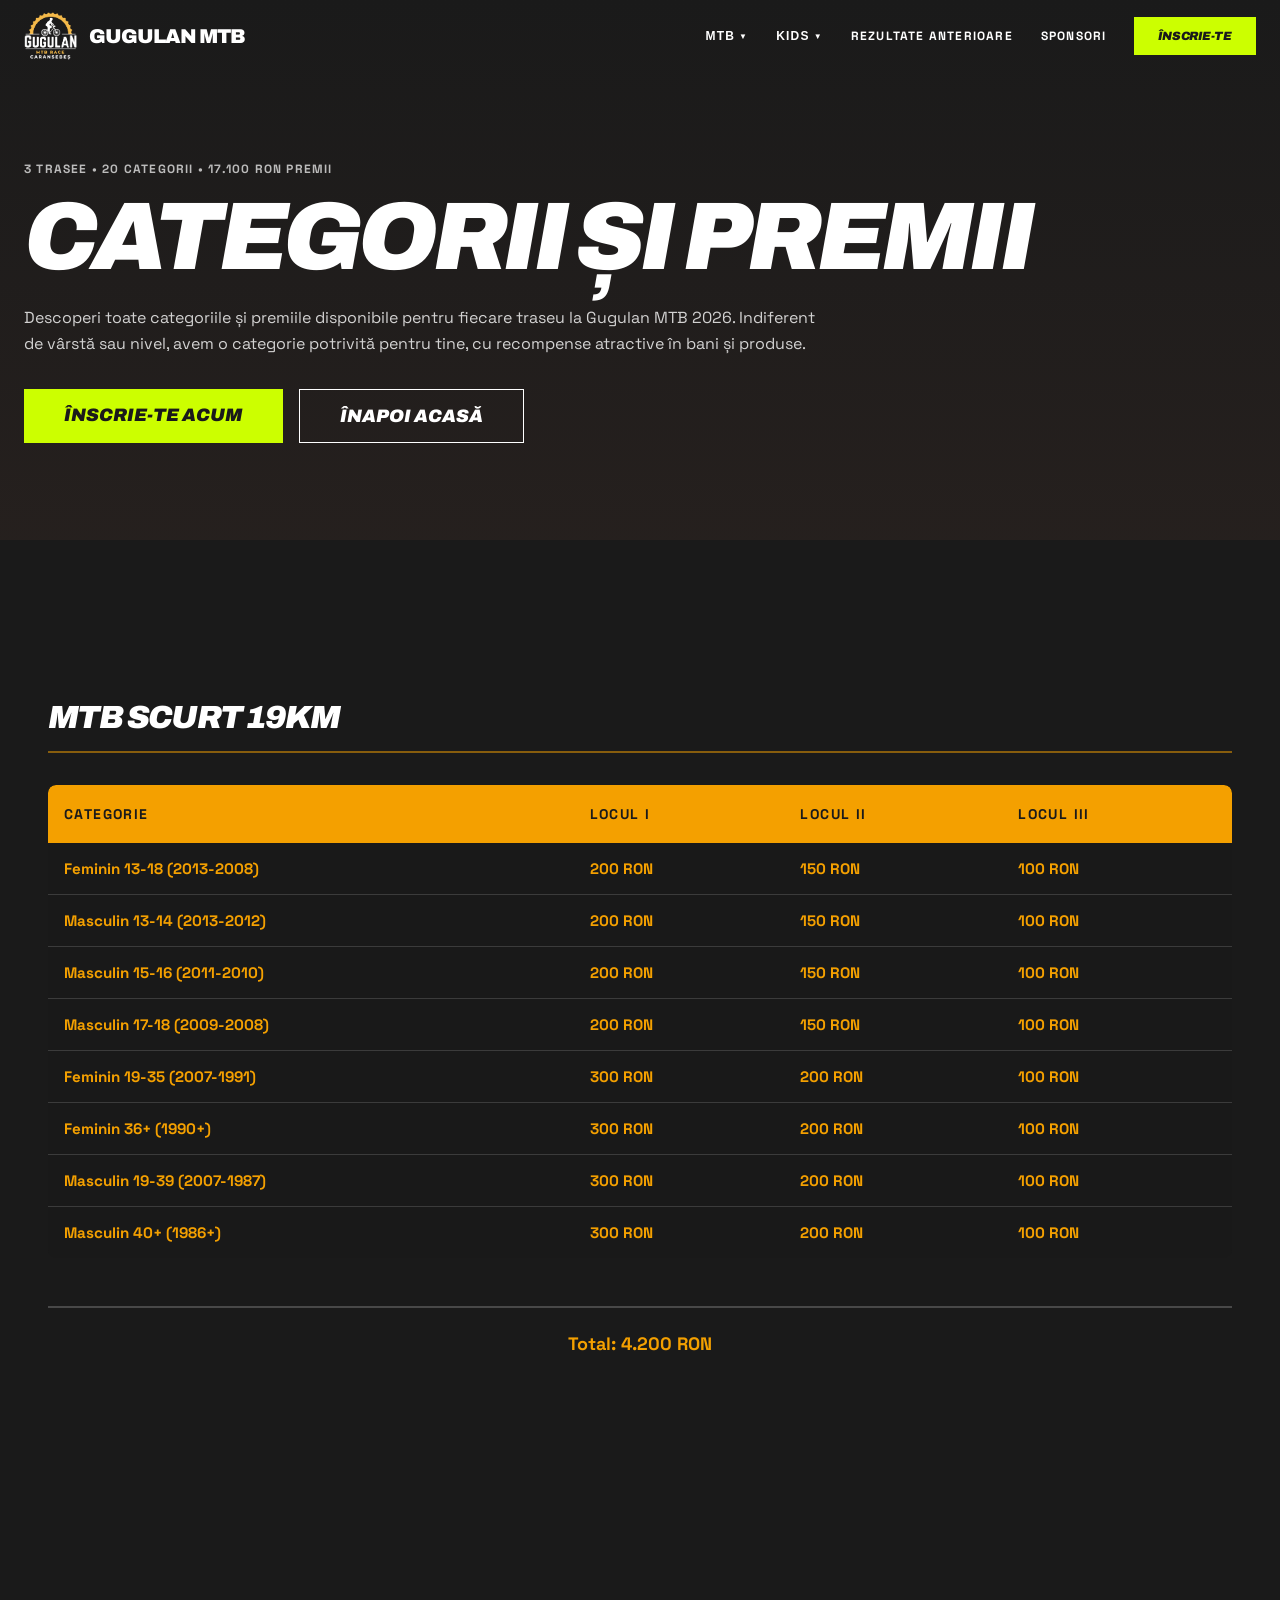
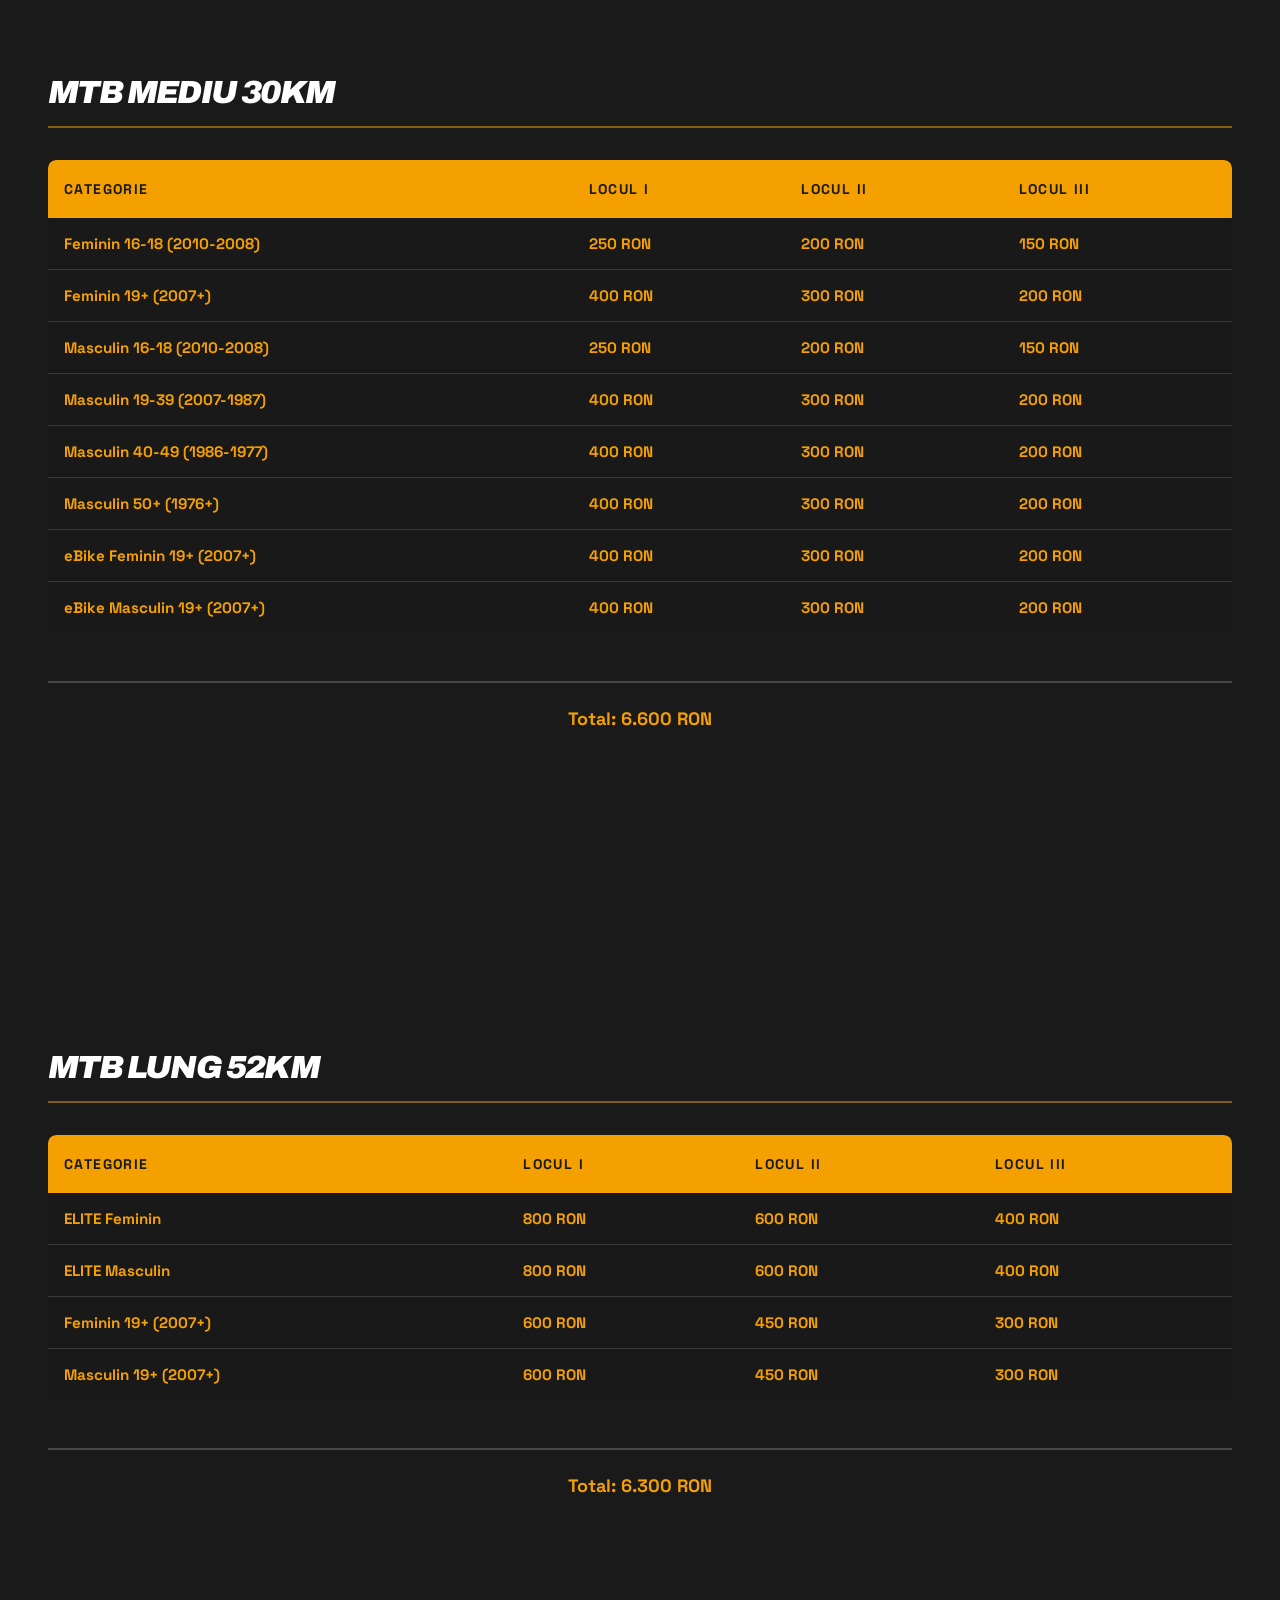
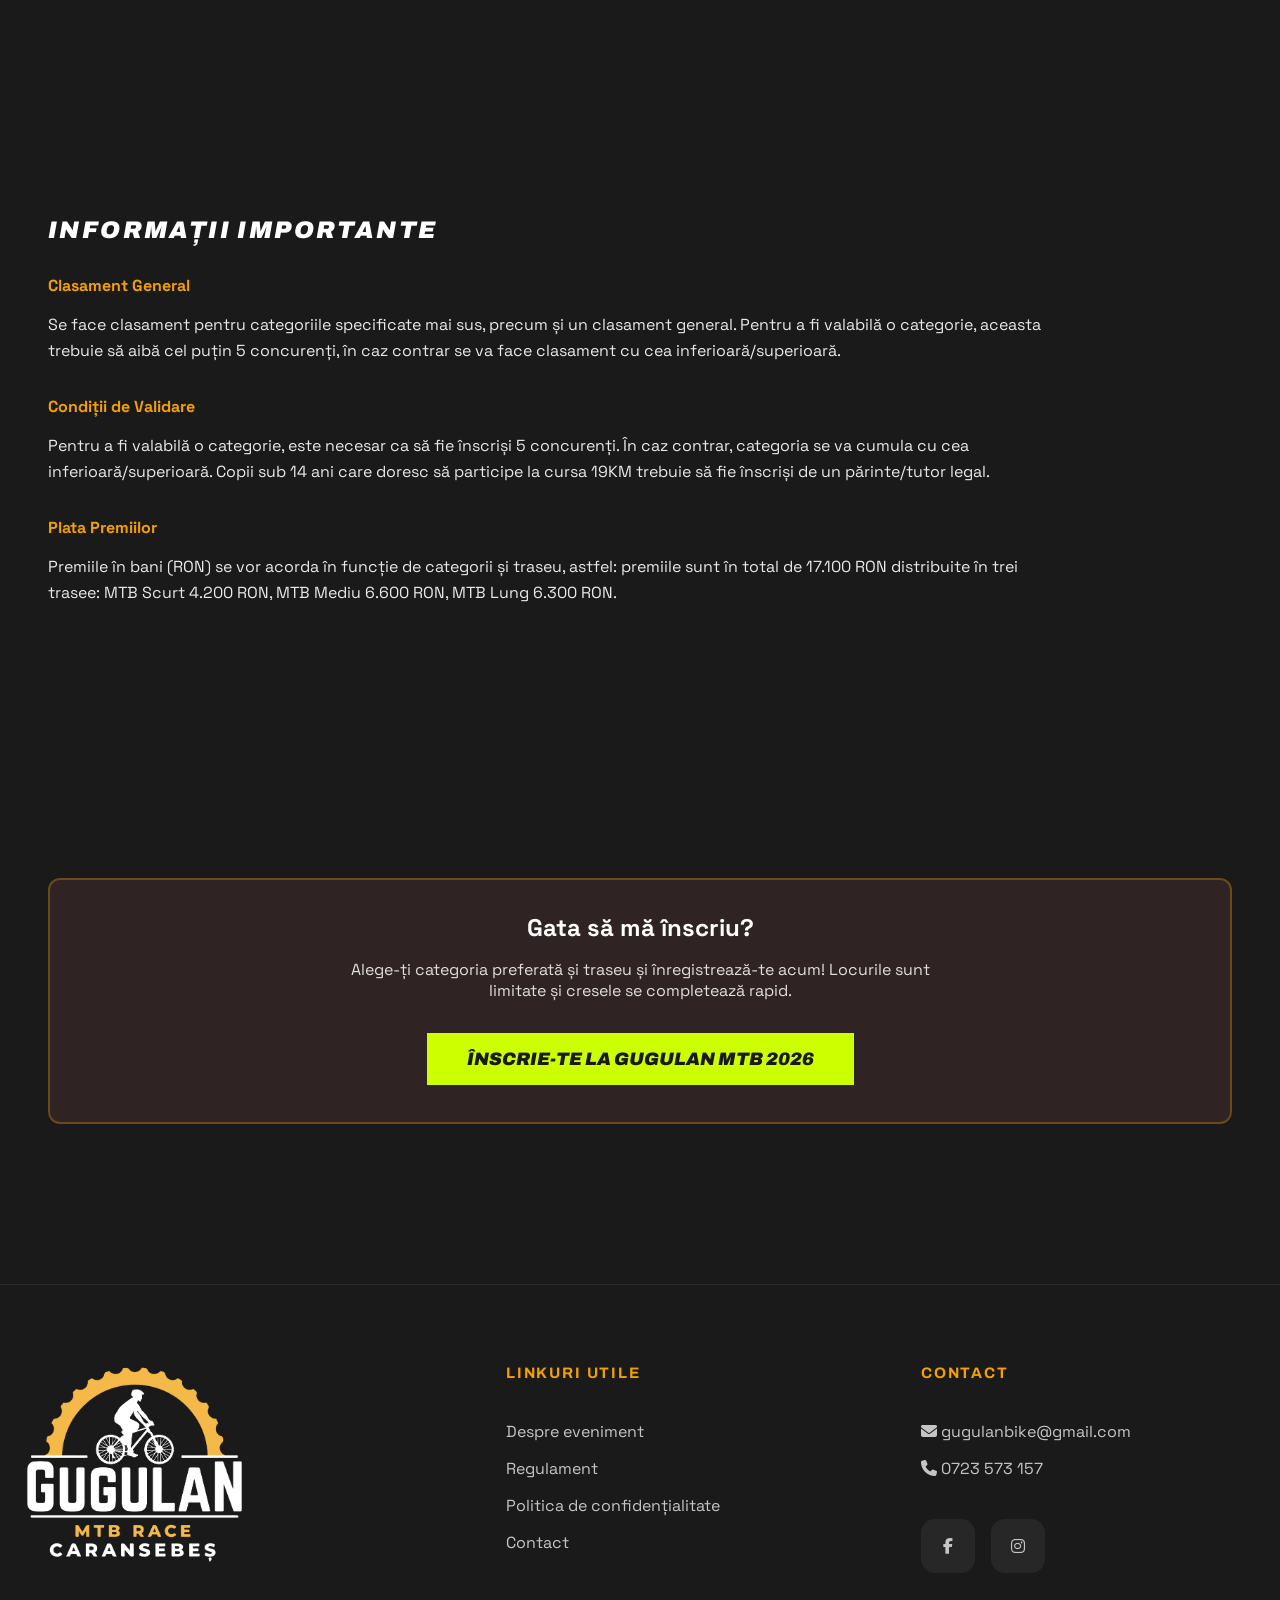
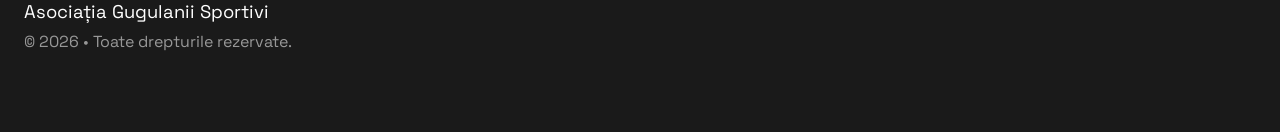
<file: categorii-premii.html>
<!DOCTYPE html>
<html lang="ro">
<head>
<meta charset="utf-8"/>
<meta name="viewport" content="width=device-width, initial-scale=1"/>
<title>Categorii și Premii • Gugulan MTB</title>
<meta name="description" content="Descoperă categoriile și premiile la Gugulan MTB Caransebeș: recompense în bani și produse pentru fiecare categorie."/>
<meta name="author" content="Gugulan MTB"/>
<meta name="twitter:site" content="@gugulanmtb"/>
<meta property="og:title" content="Categorii și Premii • Gugulan MTB"/>
<meta property="og:description" content="Descoperă categoriile și premiile la Gugulan MTB Caransebeș: recompense în bani și produse pentru fiecare categorie."/>
<meta property="og:type" content="website"/>
<meta name="twitter:card" content="summary_large_image"/>
<link rel="stylesheet" href="styles.css"/>
<link rel="canonical" href="/categorii-premii"/>
<meta name="robots" content="index, follow"/>
<!-- Favicon -->
<link rel="apple-touch-icon" sizes="180x180" href="assets/apple-touch-icon.png">
<link rel="icon" type="image/png" sizes="32x32" href="assets/favicon-32x32.png">
<link rel="icon" type="image/png" sizes="16x16" href="assets/favicon-16x16.png">
<link rel="shortcut icon" href="assets/favicon.ico">
<link rel="manifest" href="site.webmanifest">
<link rel="stylesheet"
href="https://cdnjs.cloudflare.com/ajax/libs/font-awesome/6.7.2/css/all.min.css">
<meta name="theme-color" content="#ffffff">
<style>
.premii-table-wrapper {
  width: 100%;
  overflow-x: auto;
  -webkit-overflow-scrolling: touch;
  margin-bottom: 3rem;
  border-radius: 8px;
}
.premii-table {
  width: 100%;
  border-collapse: collapse;
  background: color-mix(in oklch, var(--dirt) 95%, transparent);
  border-radius: 8px;
  overflow: hidden;
  min-width: 500px;
}
.premii-table thead {
  background: var(--brand);
  color: var(--dirt);
  font-weight: 700;
}
.premii-table th {
  padding: 1.25rem 1rem;
  text-align: left;
  font-size: 0.875rem;
  text-transform: uppercase;
  letter-spacing: 0.1em;
  white-space: nowrap;
}
.premii-table td {
  padding: 1rem;
  border-bottom: 1px solid color-mix(in oklch, var(--peak) 15%, transparent);
  font-size: 0.95rem;
}
.premii-table tbody tr:last-child td {
  border-bottom: none;
}
.premii-table tbody tr {
  transition: background-color 0.25s ease;
}
.premii-table tbody tr:hover {
  background: color-mix(in oklch, var(--brand) 10%, var(--dirt));
}
.premii-category {
  font-weight: 700;
  color: var(--brand);
}
.premii-money {
  color: var(--brand);
  font-weight: 700;
  transition: color 0.25s ease;
}
.premii-table tbody tr:hover .premii-money {
  color: var(--lime);
}
.premii-product {
  color: var(--brand);
  font-style: italic;
}
.premii-container {
  max-width: 1280px;
  margin: 0 auto;
  padding: 3rem 1.5rem;
}
@media (min-width: 768px) {
  .premii-container {
    padding: 4rem 1.5rem;
  }
}
.premii-total {
  text-align: center;
  padding-top: 1.5rem;
  border-top: 2px solid color-mix(in oklch, var(--peak) 20%, transparent);
  margin-top: 1.5rem;
  font-weight: 700;
  font-size: 1.125rem;
  color: var(--brand);
}
.premii-section-title {
  font-family: 'Archivo', sans-serif;
  font-size: 2rem;
  font-weight: 900;
  text-transform: uppercase;
  font-style: italic;
  letter-spacing: -0.05em;
  margin-bottom: 2rem;
  margin-top: 3rem;
  padding-bottom: 1rem;
  border-bottom: 2px solid color-mix(in oklch, var(--brand) 50%, transparent);
}
.premii-section-title:first-of-type {
  margin-top: 0;
}

/* Mobile Optimization */
@media (max-width: 768px) {
  .premii-table th {
    padding: 0.85rem 0.6rem;
    font-size: 0.75rem;
    letter-spacing: 0.05em;
  }
  .premii-table td {
    padding: 0.85rem 0.6rem;
    font-size: 0.85rem;
  }
  .premii-table {
    min-width: 480px;
  }
}

@media (max-width: 640px) {
  .premii-table th {
    padding: 0.7rem 0.5rem;
    font-size: 0.7rem;
    letter-spacing: 0.03em;
  }
  .premii-table td {
    padding: 0.7rem 0.5rem;
    font-size: 0.8rem;
  }
  .premii-table {
    min-width: 420px;
  }
  .premii-section-title {
    font-size: 1.5rem;
    margin-top: 2rem;
    margin-bottom: 1.5rem;
  }
  .premii-category {
    font-size: 0.8rem;
  }
}

@media (max-width: 480px) {
  .premii-table th {
    padding: 0.6rem 0.4rem;
    font-size: 0.65rem;
    letter-spacing: 0.02em;
  }
  .premii-table td {
    padding: 0.6rem 0.4rem;
    font-size: 0.75rem;
  }
  .premii-table {
    min-width: 360px;
  }
  .premii-money {
    font-size: 0.85rem;
  }
  .premii-container {
    padding: 2rem 1rem;
  }
}
</style>
</head>
<body>

<!-- Navbar -->
<nav id="main-nav" class="navbar">
  <div class="navbar-inner">
    <a href="https://gugulanmtb.ro/" class="navbar-logo">
      <img id="nav-logo" src="assets/logo.webp" alt="Gugulan MTB Race Caransebeș" width="120" height="110"/>
      <span>Gugulan MTB</span>
    </a>

    <!-- Desktop links -->
    <div class="nav-links-desktop">
      <div class="dropdown">
        <button class="dropdown-btn" aria-expanded="false">MTB <span class="arrow">▼</span></button>
        <div class="dropdown-menu">
          <a href="/program">Program</a>
          <a href="/categorii-premii">Categorii și Premii</a>
          <a href="/traseu">Traseu MTB</a>
          <a href="/modalitati-inscriere">Modalități și taxe de înscriere</a>
          <a href="https://racetime.ro/events/188/participants" target="_blank">Participanții Înscriși</a>
        </div>
      </div>
      <div class="dropdown">
        <button class="dropdown-btn" aria-expanded="false">Kids <span class="arrow">▼</span></button>
        <div class="dropdown-menu">
          <a href="/program-kids">Program</a>
          <a href="/categorii-premii-kids">Categorii și Premii</a>
          <a href="/locatie-kids">Locație Kids</a>
        </div>
      </div>
      <a href="https://liniadesosire.ro/rezultate/gugulan-mtb-run-2025/" class="nav-link">Rezultate Anterioare</a>
      <a href="https://gugulanmtb.ro/#sponsori" class="nav-link">Sponsori</a>
      <a href="https://racetime.ro/events/188/register" class="btn-cta">Înscrie-te</a>
    </div>

    <!-- Mobile buttons -->
    <div class="nav-mobile">
      <a href="https://racetime.ro/events/188/register" class="btn-cta" style="padding:0.5rem 1rem;font-size:11px;">Înscrie-te</a>
      <button class="hamburger" id="hamburger-btn" aria-label="Meniu">
        <span></span><span></span><span></span>
      </button>
    </div>
  </div>

  <!-- Mobile menu -->
  <div class="mobile-menu" id="mobile-menu">
    <div class="mobile-dropdown">
      <button class="mobile-dropdown-toggle" onclick="this.nextElementSibling.classList.toggle('open');this.querySelector('span:last-child').textContent=this.nextElementSibling.classList.contains('open')?'−':'+'">
        MTB <span>+</span>
      </button>
      <div class="mobile-dropdown-items">
        <a href="/program">Program</a>
        <a href="/categorii-premii">Categorii și Premii</a>
        <a href="/traseu">Traseu MTB</a>
        <a href="/modalitati-inscriere">Modalități și taxe</a>
        <a href="https://racetime.ro/events/188/participants" target="_blank">Participanții Înscriși</a>
      </div>
    </div>
    <div class="mobile-dropdown">
      <button class="mobile-dropdown-toggle" onclick="this.nextElementSibling.classList.toggle('open');this.querySelector('span:last-child').textContent=this.nextElementSibling.classList.contains('open')?'−':'+'">
        Kids <span>+</span>
      </button>
      <div class="mobile-dropdown-items">
        <a href="/program-kids">Program</a>
        <a href="/categorii-premii-kids">Categorii și Premii</a>
        <a href="/locatie-kids">Locație Kids</a>
      </div>
    </div>
    <a href="https://liniadesosire.ro/rezultate/gugulan-mtb-run-2025/" class="mobile-link">Rezultate Anterioare</a>
    <a href="https://gugulanmtb.ro/#sponsori" class="mobile-link" style="border-bottom:none;">Sponsori</a>
    <a href="https://racetime.ro/events/188/register" class="btn-cta" style="display:block;text-align:center;padding:1rem;margin-top:1.5rem;font-size:1.125rem;">Înscrie-te</a>
  </div>
</nav>

<!-- Categorii și Premii Hero -->
<section class="traseu-hero">
  <div class="traseu-hero-bg"></div>
  <div class="traseu-hero-content">
    <div class="traseu-meta">3 TRASEE • 20 CATEGORII • 17.100 RON PREMII</div>
    <h1 class="traseu-title">Categorii și Premii</h1>
    <p class="traseu-desc">Descoperi toate categoriile și premiile disponibile pentru fiecare traseu la Gugulan MTB 2026. Indiferent de vârstă sau nivel, avem o categorie potrivită pentru tine, cu recompense atractive în bani și produse.</p>
    <div class="traseu-hero-buttons">
      <a href="https://racetime.ro/events/188/register" class="hero-btn-primary">Înscrie-te Acum</a>
      <a href="/" class="hero-btn-secondary">Înapoi Acasă</a>
    </div>
  </div>
</section>

<!-- Premii MTB 19KM -->
<section class="section section-dark">
  <div class="premii-container">
    <h2 class="premii-section-title">MTB Scurt 19KM</h2>
    
    <div class="premii-table-wrapper">
      <table class="premii-table">
        <thead>
          <tr>
            <th>Categorie</th>
            <th>Locul I</th>
            <th>Locul II</th>
            <th>Locul III</th>
          </tr>
        </thead>
        <tbody>
          <tr>
            <td class="premii-category">Feminin 13-18 (2013-2008)</td>
            <td class="premii-money">200 RON</td>
            <td class="premii-money">150 RON</td>
            <td class="premii-money">100 RON</td>
          </tr>
          <tr>
            <td class="premii-category">Masculin 13-14 (2013-2012)</td>
            <td class="premii-money">200 RON</td>
            <td class="premii-money">150 RON</td>
            <td class="premii-money">100 RON</td>
          </tr>
          <tr>
            <td class="premii-category">Masculin 15-16 (2011-2010)</td>
            <td class="premii-money">200 RON</td>
            <td class="premii-money">150 RON</td>
            <td class="premii-money">100 RON</td>
          </tr>
          <tr>
            <td class="premii-category">Masculin 17-18 (2009-2008)</td>
            <td class="premii-money">200 RON</td>
            <td class="premii-money">150 RON</td>
            <td class="premii-money">100 RON</td>
          </tr>
          <tr>
            <td class="premii-category">Feminin 19-35 (2007-1991)</td>
            <td class="premii-money">300 RON</td>
            <td class="premii-money">200 RON</td>
            <td class="premii-money">100 RON</td>
          </tr>
          <tr>
            <td class="premii-category">Feminin 36+ (1990+)</td>
            <td class="premii-money">300 RON</td>
            <td class="premii-money">200 RON</td>
            <td class="premii-money">100 RON</td>
          </tr>
          <tr>
            <td class="premii-category">Masculin 19-39 (2007-1987)</td>
            <td class="premii-money">300 RON</td>
            <td class="premii-money">200 RON</td>
            <td class="premii-money">100 RON</td>
          </tr>
          <tr>
            <td class="premii-category">Masculin 40+ (1986+)</td>
            <td class="premii-money">300 RON</td>
            <td class="premii-money">200 RON</td>
            <td class="premii-money">100 RON</td>
          </tr>
        </tbody>
      </table>
    </div>

    <div class="premii-total">Total: 4.200 RON</div>
  </div>
</section>

<!-- Premii MTB 30KM -->
<section class="section section-dark">
  <div class="premii-container">
    <h2 class="premii-section-title">MTB Mediu 30KM</h2>
    
    <div class="premii-table-wrapper">
      <table class="premii-table">
        <thead>
          <tr>
            <th>Categorie</th>
            <th>Locul I</th>
            <th>Locul II</th>
            <th>Locul III</th>
          </tr>
        </thead>
        <tbody>
          <tr>
            <td class="premii-category">Feminin 16-18 (2010-2008)</td>
            <td class="premii-money">250 RON</td>
            <td class="premii-money">200 RON</td>
            <td class="premii-money">150 RON</td>
          </tr>
          <tr>
            <td class="premii-category">Feminin 19+ (2007+)</td>
            <td class="premii-money">400 RON</td>
            <td class="premii-money">300 RON</td>
            <td class="premii-money">200 RON</td>
          </tr>
          <tr>
            <td class="premii-category">Masculin 16-18 (2010-2008)</td>
            <td class="premii-money">250 RON</td>
            <td class="premii-money">200 RON</td>
            <td class="premii-money">150 RON</td>
          </tr>
          <tr>
            <td class="premii-category">Masculin 19-39 (2007-1987)</td>
            <td class="premii-money">400 RON</td>
            <td class="premii-money">300 RON</td>
            <td class="premii-money">200 RON</td>
          </tr>
          <tr>
            <td class="premii-category">Masculin 40-49 (1986-1977)</td>
            <td class="premii-money">400 RON</td>
            <td class="premii-money">300 RON</td>
            <td class="premii-money">200 RON</td>
          </tr>
          <tr>
            <td class="premii-category">Masculin 50+ (1976+)</td>
            <td class="premii-money">400 RON</td>
            <td class="premii-money">300 RON</td>
            <td class="premii-money">200 RON</td>
          </tr>
          <tr>
            <td class="premii-category">eBike Feminin 19+ (2007+)</td>
            <td class="premii-money">400 RON</td>
            <td class="premii-money">300 RON</td>
            <td class="premii-money">200 RON</td>
          </tr>
          <tr>
            <td class="premii-category">eBike Masculin 19+ (2007+)</td>
            <td class="premii-money">400 RON</td>
            <td class="premii-money">300 RON</td>
            <td class="premii-money">200 RON</td>
          </tr>
        </tbody>
      </table>
    </div>

    <div class="premii-total">Total: 6.600 RON</div>
  </div>
</section>

<!-- Premii MTB 2X30KM -->
<section class="section section-dark">
  <div class="premii-container">
    <h2 class="premii-section-title">MTB Lung 52KM</h2>
    
    <div class="premii-table-wrapper">
      <table class="premii-table">
        <thead>
          <tr>
            <th>Categorie</th>
            <th>Locul I</th>
            <th>Locul II</th>
            <th>Locul III</th>
          </tr>
        </thead>
        <tbody>
          <tr>
            <td class="premii-category">ELITE Feminin</td>
            <td class="premii-money">800 RON</td>
            <td class="premii-money">600 RON</td>
            <td class="premii-money">400 RON</td>
          </tr>
          <tr>
            <td class="premii-category">ELITE Masculin</td>
            <td class="premii-money">800 RON</td>
            <td class="premii-money">600 RON</td>
            <td class="premii-money">400 RON</td>
          </tr>
          <tr>
            <td class="premii-category">Feminin 19+ (2007+)</td>
            <td class="premii-money">600 RON</td>
            <td class="premii-money">450 RON</td>
            <td class="premii-money">300 RON</td>
          </tr>
          <tr>
            <td class="premii-category">Masculin 19+ (2007+)</td>
            <td class="premii-money">600 RON</td>
            <td class="premii-money">450 RON</td>
            <td class="premii-money">300 RON</td>
          </tr>
        </tbody>
      </table>
    </div>

    <div class="premii-total">Total: 6.300 RON</div>
  </div>
</section>

<!-- Info Section -->
<section class="section section-dark">
  <div class="premii-container">
    <h3 class="section-title" style="font-size:1.5rem;letter-spacing:0.1em;margin-bottom:2rem;">Informații Importante</h3>
    
    <div style="display:grid;gap:2rem;max-width:1024px;">
      <div>
        <h4 style="font-weight:700;margin-bottom:1rem;color:var(--brand);">Clasament General</h4>
        <p style="opacity:0.9;line-height:1.625;">Se face clasament pentru categoriile specificate mai sus, precum și un clasament general. Pentru a fi valabilă o categorie, aceasta trebuie să aibă cel puțin 5 concurenți, în caz contrar se va face clasament cu cea inferioară/superioară.</p>
      </div>
      
      <div>
        <h4 style="font-weight:700;margin-bottom:1rem;color:var(--brand);">Condiții de Validare</h4>
        <p style="opacity:0.9;line-height:1.625;">Pentru a fi valabilă o categorie, este necesar ca să fie înscriși 5 concurenți. În caz contrar, categoria se va cumula cu cea inferioară/superioară. Copii sub 14 ani care doresc să participe la cursa 19KM trebuie să fie înscriși de un părinte/tutor legal.</p>
      </div>
      
      <div>
        <h4 style="font-weight:700;margin-bottom:1rem;color:var(--brand);">Plata Premiilor</h4>
        <p style="opacity:0.9;line-height:1.625;">Premiile în bani (RON) se vor acorda în funcție de categorii și traseu, astfel: premiile sunt în total de 17.100 RON distribuite în trei trasee: MTB Scurt 4.200 RON, MTB Mediu 6.600 RON, MTB Lung 6.300 RON.</p>
      </div>
    </div>
  </div>
</section>

<!-- Call to Action -->
<section class="section section-dark" style="padding-top:3rem;">
  <div class="premii-container">
    <div style="text-align:center;padding:2rem;background:color-mix(in oklch, var(--brand) 10%, var(--dirt));border-radius:12px;border:2px solid color-mix(in oklch, var(--brand) 30%, transparent);">
      <h3 style="font-size:1.5rem;margin-bottom:1rem;color:var(--peak);">Gata să mă înscriu?</h3>
      <p style="opacity:0.85;margin-bottom:2rem;max-width:600px;margin-left:auto;margin-right:auto;">Alege-ți categoria preferată și traseu și înregistrează-te acum! Locurile sunt limitate și cresele se completează rapid.</p>
      <a href="https://racetime.ro/events/188/register" class="hero-btn-primary" style="display:inline-block;">Înscrie-te la Gugulan MTB 2026</a>
    </div>
  </div>
</section>

<!-- Footer -->
<footer class="footer">

    <div class="container footer-grid">

        <!-- Logo -->

        <div class="footer-brand">

            <img src="assets/logo.webp" alt="Gugulan MTB">

            <p>Asociația Gugulanii Sportivi</p>

            <span>© 2026 • Toate drepturile rezervate.</span>

        </div>

        <!-- Links -->

        <div class="footer-nav">

            <h4>Linkuri utile</h4>

            <a href="/despre-eveniment">Despre eveniment</a>
            <a href="/regulament-declaratii">Regulament</a>
            <a href="/politica-de-confidentialitate">Politica de confidențialitate</a>
            <a href="/contact">Contact</a>

        </div>

        <!-- Contact -->

<div class="footer-contact">

    <h4>Contact</h4>

    <a href="mailto:gugulanbike@gmail.com">
        <i class="fa-solid fa-envelope"></i>
        gugulanbike@gmail.com
    </a>

    <a href="tel:+40723573157">
        <i class="fa-solid fa-phone"></i>
        0723 573 157
    </a>

    <div class="footer-social">

        <a href="https://www.facebook.com/gugulanmtb" target="_blank">
            <i class="fa-brands fa-facebook-f"></i>
        </a>

        <a href="https://www.instagram.com/gugulanmtbrace/" target="_blank">
            <i class="fa-brands fa-instagram"></i>
        </a>

    </div>

</div>

    </div>

</footer>

<script src="script.js" defer></script>

</body>
</html>
</file>
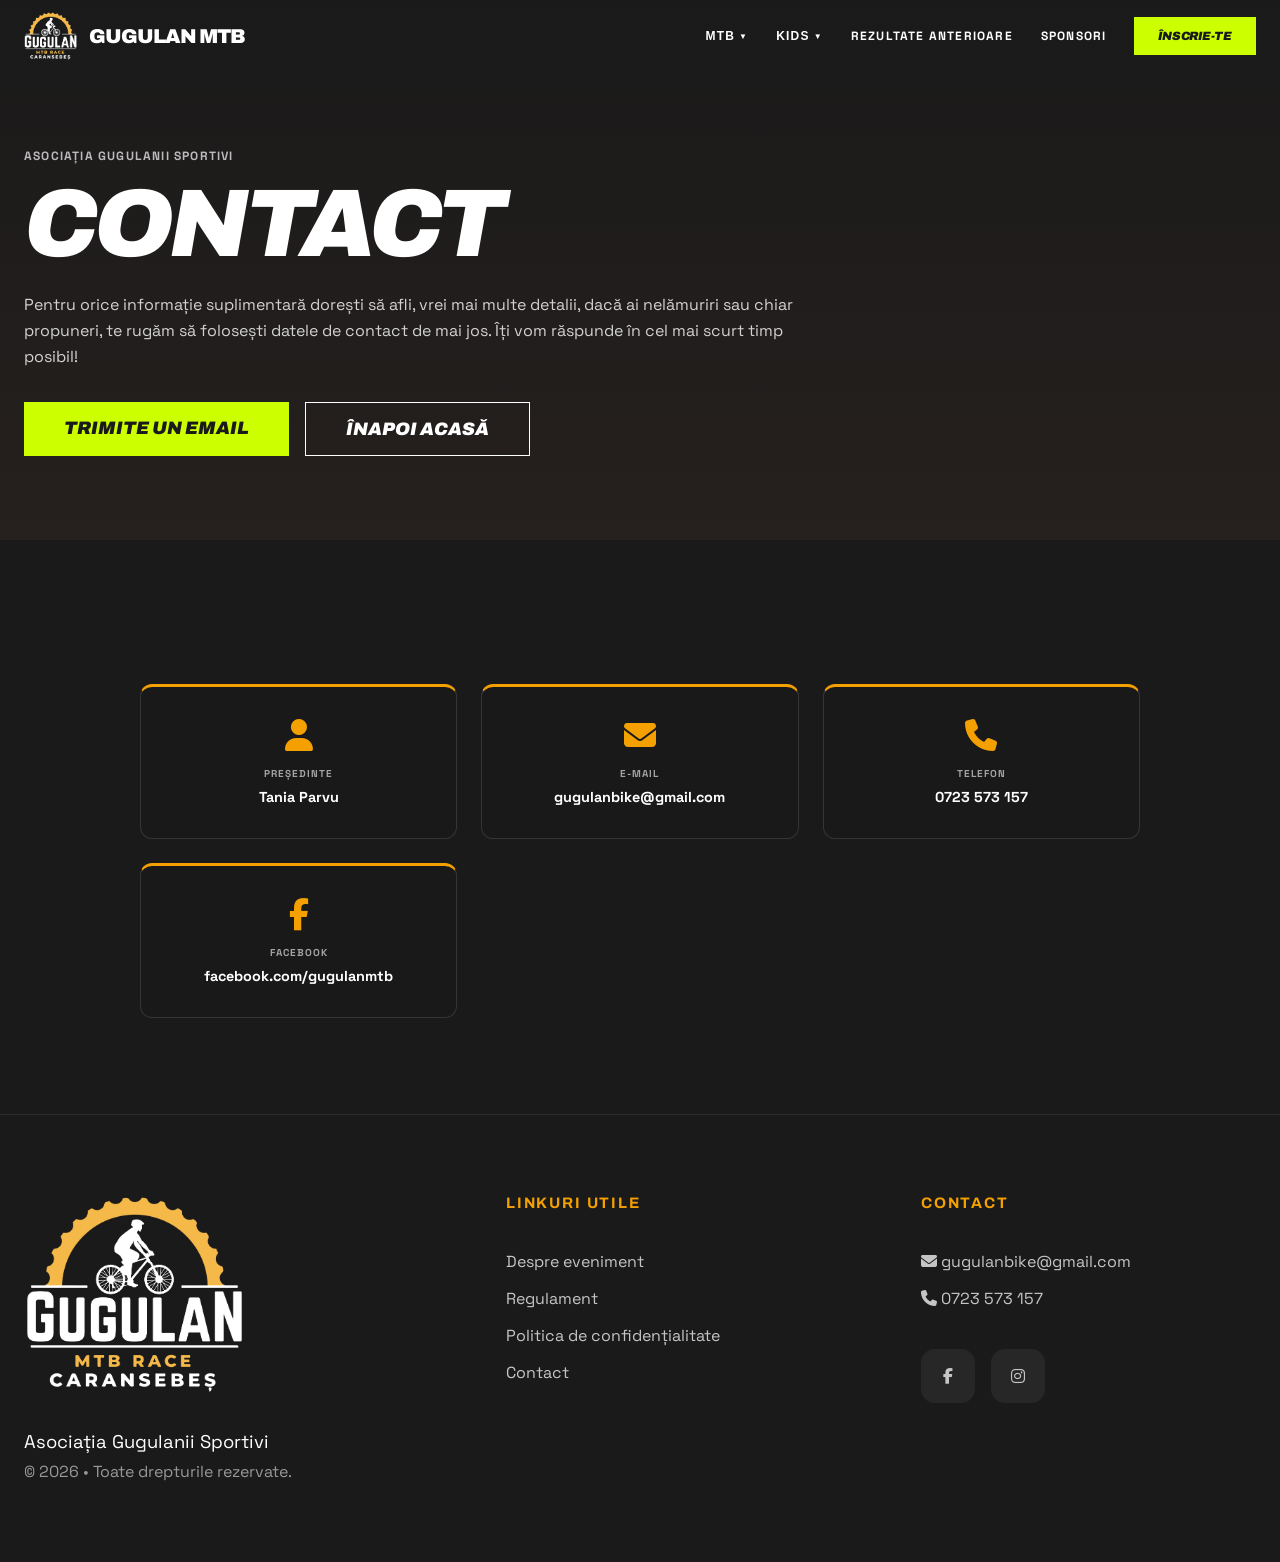
<file: contact.html>
<!DOCTYPE html>
<html lang="ro">
<head>
<meta charset="utf-8"/>
<meta name="viewport" content="width=device-width, initial-scale=1"/>
<title>Contact • Gugulan MTB</title>
<meta name="description" content="Contactează Asociația Gugulanii Sportivi pentru orice întrebare despre Gugulan MTB Caransebeș — email, telefon sau Facebook."/>
<meta name="author" content="Gugulan MTB"/>
<meta name="twitter:site" content="@gugulanmtb"/>
<meta property="og:title" content="Contact • Gugulan MTB"/>
<meta property="og:description" content="Contactează Asociația Gugulanii Sportivi pentru orice întrebare despre Gugulan MTB Caransebeș — email, telefon sau Facebook."/>
<meta property="og:type" content="website"/>
<meta name="twitter:card" content="summary_large_image"/>
<link rel="stylesheet" href="styles.css"/>
<link rel="canonical" href="/contact"/>
<meta name="robots" content="index, follow"/>
<!-- Favicon -->
<link rel="apple-touch-icon" sizes="180x180" href="assets/apple-touch-icon.png">
<link rel="icon" type="image/png" sizes="32x32" href="assets/favicon-32x32.png">
<link rel="icon" type="image/png" sizes="16x16" href="assets/favicon-16x16.png">
<link rel="shortcut icon" href="assets/favicon.ico">
<link rel="manifest" href="site.webmanifest">
<link rel="stylesheet"
href="https://cdnjs.cloudflare.com/ajax/libs/font-awesome/6.7.2/css/all.min.css">
<meta name="theme-color" content="#ffffff">
<style>
.contact-grid {
  display: grid;
  grid-template-columns: repeat(auto-fit, minmax(240px, 1fr));
  gap: 1.5rem;
  max-width: 1000px;
  margin: 3rem auto 0;
}
.contact-card {
  padding: 2rem 1.5rem;
  text-align: center;
  background: color-mix(in oklch, var(--dirt) 95%, transparent);
  border: 1px solid color-mix(in oklch, var(--peak) 12%, transparent);
  border-radius: 12px;
  border-top: 3px solid var(--brand);
  text-decoration: none;
  color: var(--peak);
  transition: transform 0.3s ease, border-color 0.3s ease;
}
.contact-card:hover { transform: translateY(-6px); border-top-color: var(--lime); }
.contact-card i { font-size: 2rem; color: var(--brand); margin-bottom: 1rem; display: block; }
.contact-card .contact-label {
  font-size: 10px;
  font-weight: 700;
  text-transform: uppercase;
  letter-spacing: 0.1em;
  opacity: 0.6;
  margin-bottom: 0.5rem;
}
.contact-card .contact-value { font-weight: 700; font-size: 0.9rem; overflow-wrap: anywhere; }
</style>
</head>
<body>

<!-- Navbar -->
<nav id="main-nav" class="navbar">
  <div class="navbar-inner">
    <a href="https://gugulanmtb.ro/" class="navbar-logo">
      <img id="nav-logo" src="assets/logo.webp" alt="Gugulan MTB Race Caransebeș" width="120" height="110"/>
      <span>Gugulan MTB</span>
    </a>

    <!-- Desktop links -->
    <div class="nav-links-desktop">
      <div class="dropdown">
        <button class="dropdown-btn" aria-expanded="false">MTB <span class="arrow">▼</span></button>
        <div class="dropdown-menu">
          <a href="/program">Program</a>
          <a href="/categorii-premii">Categorii și Premii</a>
          <a href="/traseu">Traseu MTB</a>
          <a href="/modalitati-inscriere">Modalități și taxe de înscriere</a>
          <a href="https://racetime.ro/events/188/participants" target="_blank">Participanții Înscriși</a>
        </div>
      </div>
      <div class="dropdown">
        <button class="dropdown-btn" aria-expanded="false">Kids <span class="arrow">▼</span></button>
        <div class="dropdown-menu">
          <a href="/program-kids">Program</a>
          <a href="/categorii-premii-kids">Categorii și Premii</a>
          <a href="/locatie-kids">Locație Kids</a>
        </div>
      </div>
      <a href="https://liniadesosire.ro/rezultate/gugulan-mtb-run-2025/" class="nav-link">Rezultate Anterioare</a>
      <a href="https://gugulanmtb.ro/#sponsori" class="nav-link">Sponsori</a>
      <a href="https://racetime.ro/events/188/register" class="btn-cta">Înscrie-te</a>
    </div>

    <!-- Mobile buttons -->
    <div class="nav-mobile">
      <a href="https://racetime.ro/events/188/register" class="btn-cta" style="padding:0.5rem 1rem;font-size:11px;">Înscrie-te</a>
      <button class="hamburger" id="hamburger-btn" aria-label="Meniu">
        <span></span><span></span><span></span>
      </button>
    </div>
  </div>

  <!-- Mobile menu -->
  <div class="mobile-menu" id="mobile-menu">
    <div class="mobile-dropdown">
      <button class="mobile-dropdown-toggle" onclick="this.nextElementSibling.classList.toggle('open');this.querySelector('span:last-child').textContent=this.nextElementSibling.classList.contains('open')?'−':'+'">
        MTB <span>+</span>
      </button>
      <div class="mobile-dropdown-items">
        <a href="/program">Program</a>
        <a href="/categorii-premii">Categorii și Premii</a>
        <a href="/traseu">Traseu MTB</a>
        <a href="/modalitati-inscriere">Modalități și taxe</a>
        <a href="https://racetime.ro/events/188/participants" target="_blank">Participanții Înscriși</a>
      </div>
    </div>
    <div class="mobile-dropdown">
      <button class="mobile-dropdown-toggle" onclick="this.nextElementSibling.classList.toggle('open');this.querySelector('span:last-child').textContent=this.nextElementSibling.classList.contains('open')?'−':'+'">
        Kids <span>+</span>
      </button>
      <div class="mobile-dropdown-items">
        <a href="/program-kids">Program</a>
        <a href="/categorii-premii-kids">Categorii și Premii</a>
        <a href="/locatie-kids">Locație Kids</a>
      </div>
    </div>
    <a href="https://liniadesosire.ro/rezultate/gugulan-mtb-run-2025/" class="mobile-link">Rezultate Anterioare</a>
    <a href="https://gugulanmtb.ro/#sponsori" class="mobile-link" style="border-bottom:none;">Sponsori</a>
    <a href="https://racetime.ro/events/188/register" class="btn-cta" style="display:block;text-align:center;padding:1rem;margin-top:1.5rem;font-size:1.125rem;">Înscrie-te</a>
  </div>
</nav>

<!-- Hero -->
<section class="traseu-hero">
  <div class="traseu-hero-bg"></div>
  <div class="traseu-hero-content">
    <div class="traseu-meta">ASOCIAȚIA GUGULANII SPORTIVI</div>
    <h1 class="traseu-title">Contact</h1>
    <p class="traseu-desc">Pentru orice informație suplimentară dorești să afli, vrei mai multe detalii, dacă ai nelămuriri sau chiar propuneri, te rugăm să folosești datele de contact de mai jos. Îți vom răspunde în cel mai scurt timp posibil!</p>
    <div class="traseu-hero-buttons">
      <a href="mailto:gugulanbike@gmail.com" class="hero-btn-primary">Trimite un Email</a>
      <a href="/" class="hero-btn-secondary">Înapoi Acasă</a>
    </div>
  </div>
</section>

<!-- Contact info -->
<section class="section section-dark">
  <div class="premii-container">
    <div class="contact-grid">

      <div class="contact-card">
        <i class="fa-solid fa-user"></i>
        <div class="contact-label">Președinte</div>
        <div class="contact-value">Tania Parvu</div>
      </div>

      <a href="mailto:gugulanbike@gmail.com" class="contact-card">
        <i class="fa-solid fa-envelope"></i>
        <div class="contact-label">E-mail</div>
        <div class="contact-value">gugulanbike@gmail.com</div>
      </a>

      <a href="tel:+40723573157" class="contact-card">
        <i class="fa-solid fa-phone"></i>
        <div class="contact-label">Telefon</div>
        <div class="contact-value">0723 573 157</div>
      </a>

      <a href="https://www.facebook.com/gugulanmtb" target="_blank" rel="noopener" class="contact-card">
        <i class="fa-brands fa-facebook-f"></i>
        <div class="contact-label">Facebook</div>
        <div class="contact-value">facebook.com/gugulanmtb</div>
      </a>

    </div>
  </div>
</section>

<!-- Footer -->
<footer class="footer">

    <div class="container footer-grid">

        <!-- Logo -->

        <div class="footer-brand">

            <img src="assets/logo.webp" alt="Gugulan MTB">

            <p>Asociația Gugulanii Sportivi</p>

            <span>© 2026 • Toate drepturile rezervate.</span>

        </div>

        <!-- Links -->

        <div class="footer-nav">

            <h4>Linkuri utile</h4>

            <a href="/despre-eveniment">Despre eveniment</a>
            <a href="/regulament-declaratii">Regulament</a>
            <a href="/politica-de-confidentialitate">Politica de confidențialitate</a>
            <a href="/contact">Contact</a>

        </div>

        <!-- Contact -->

<div class="footer-contact">

    <h4>Contact</h4>

    <a href="mailto:gugulanbike@gmail.com">
        <i class="fa-solid fa-envelope"></i>
        gugulanbike@gmail.com
    </a>

    <a href="tel:+40723573157">
        <i class="fa-solid fa-phone"></i>
        0723 573 157
    </a>

    <div class="footer-social">

        <a href="https://www.facebook.com/gugulanmtb" target="_blank">
            <i class="fa-brands fa-facebook-f"></i>
        </a>

        <a href="https://www.instagram.com/gugulanmtbrace/" target="_blank">
            <i class="fa-brands fa-instagram"></i>
        </a>

    </div>

</div>

    </div>

</footer>

<script src="script.js" defer></script>

</body>
</html>
</file>
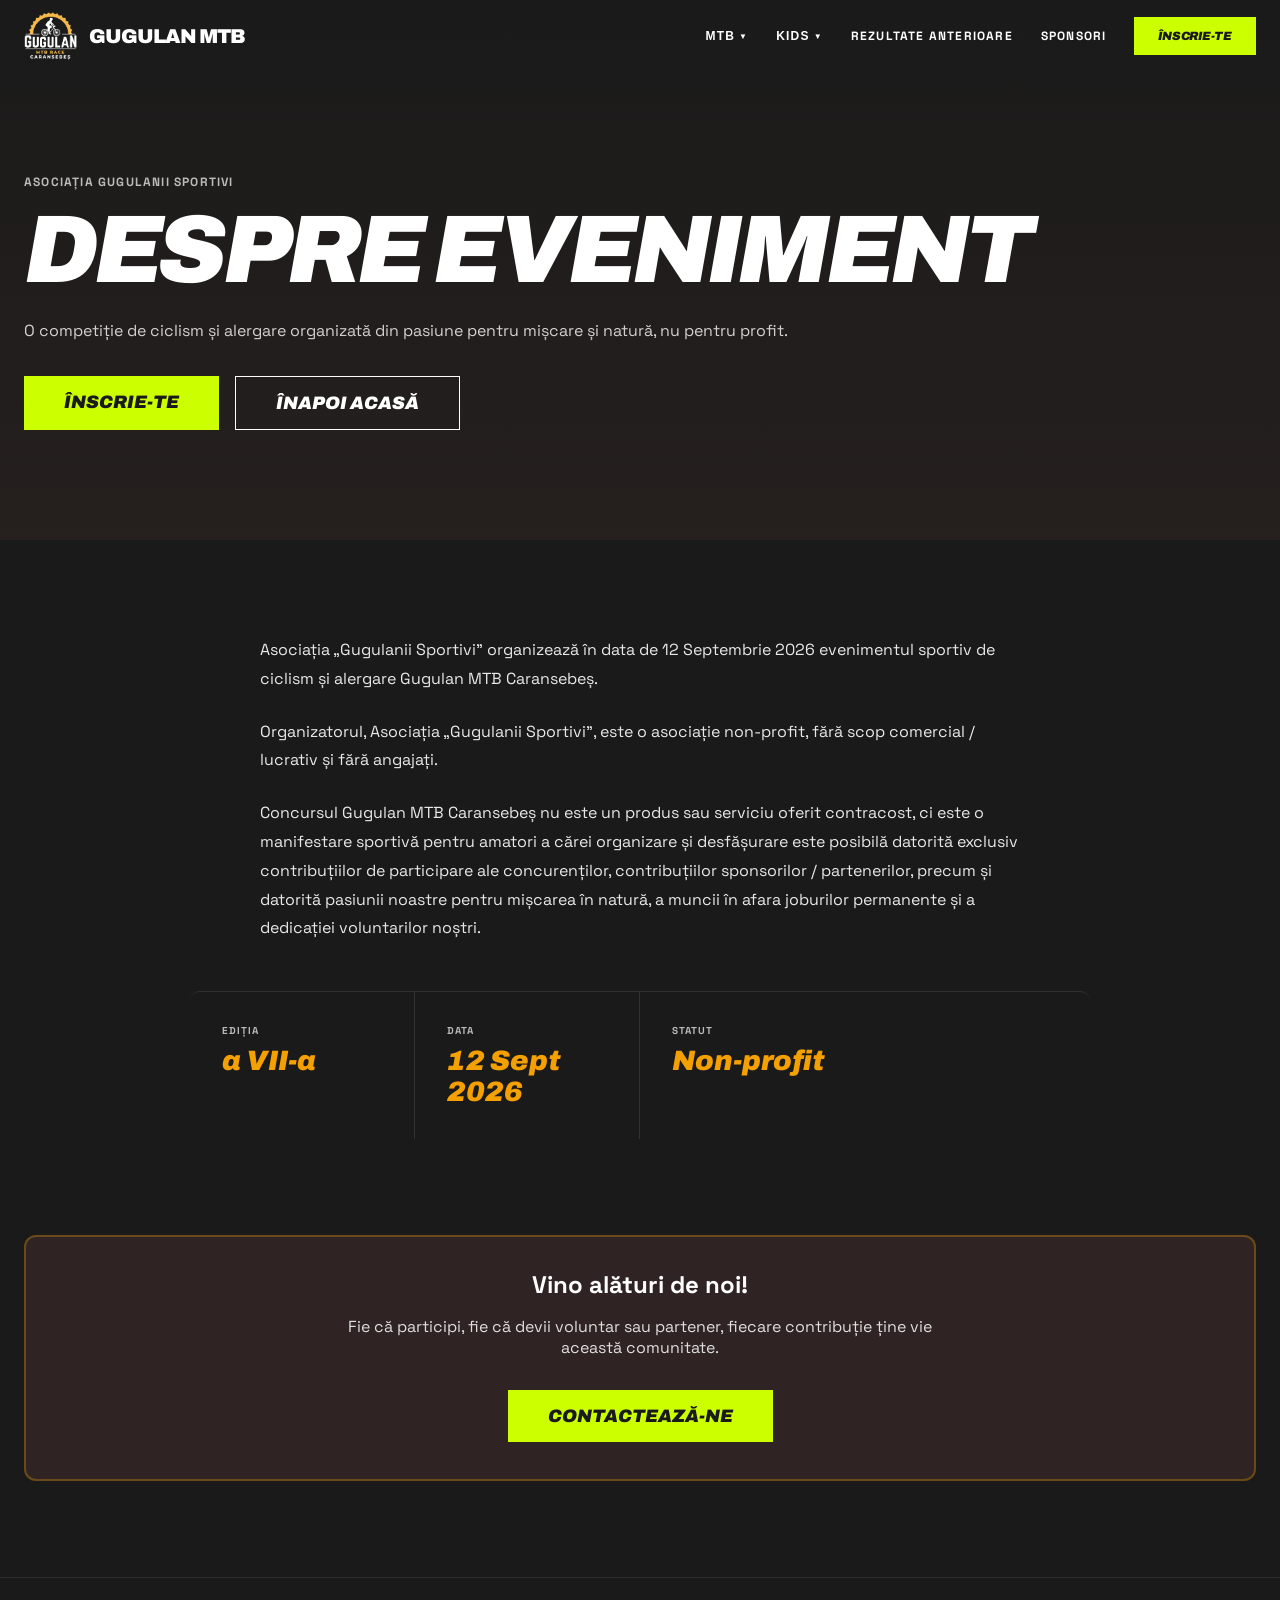
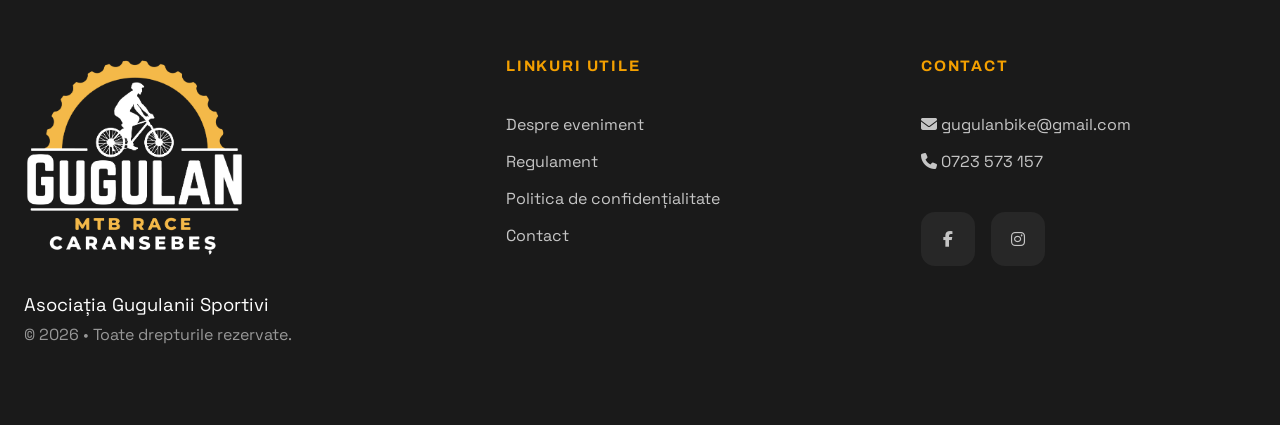
<file: despre-eveniment.html>
<!DOCTYPE html>
<html lang="ro">
<head>
<meta charset="utf-8"/>
<meta name="viewport" content="width=device-width, initial-scale=1"/>
<title>Despre Eveniment • Gugulan MTB</title>
<meta name="description" content="Gugulan MTB Caransebeș este organizat de Asociația Gugulanii Sportivi, o asociație non-profit, posibilă datorită contribuțiilor participanților, sponsorilor și dedicației voluntarilor."/>
<meta name="author" content="Gugulan MTB"/>
<meta name="twitter:site" content="@gugulanmtb"/>
<meta property="og:title" content="Despre Eveniment • Gugulan MTB"/>
<meta property="og:description" content="Gugulan MTB Caransebeș este organizat de Asociația Gugulanii Sportivi, o asociație non-profit, posibilă datorită contribuțiilor participanților, sponsorilor și dedicației voluntarilor."/>
<meta property="og:type" content="website"/>
<meta name="twitter:card" content="summary_large_image"/>
<link rel="stylesheet" href="styles.css"/>
<link rel="canonical" href="/despre-eveniment"/>
<meta name="robots" content="index, follow"/>
<!-- Favicon -->
<link rel="apple-touch-icon" sizes="180x180" href="assets/apple-touch-icon.png">
<link rel="icon" type="image/png" sizes="32x32" href="assets/favicon-32x32.png">
<link rel="icon" type="image/png" sizes="16x16" href="assets/favicon-16x16.png">
<link rel="shortcut icon" href="assets/favicon.ico">
<link rel="manifest" href="site.webmanifest">
<link rel="stylesheet"
href="https://cdnjs.cloudflare.com/ajax/libs/font-awesome/6.7.2/css/all.min.css">
<meta name="theme-color" content="#ffffff">
<style>
.about-text {
  max-width: 760px;
  margin: 0 auto;
  font-size: 1rem;
  line-height: 1.8;
  opacity: 0.9;
}
.about-text p { margin-bottom: 1.5rem; }
.about-text p:last-child { margin-bottom: 0; }
</style>
</head>
<body>

<!-- Navbar -->
<nav id="main-nav" class="navbar">
  <div class="navbar-inner">
    <a href="https://gugulanmtb.ro/" class="navbar-logo">
      <img id="nav-logo" src="assets/logo.webp" alt="Gugulan MTB Race Caransebeș" width="120" height="110"/>
      <span>Gugulan MTB</span>
    </a>

    <!-- Desktop links -->
    <div class="nav-links-desktop">
      <div class="dropdown">
        <button class="dropdown-btn" aria-expanded="false">MTB <span class="arrow">▼</span></button>
        <div class="dropdown-menu">
          <a href="/program">Program</a>
          <a href="/categorii-premii">Categorii și Premii</a>
          <a href="/traseu">Traseu MTB</a>
          <a href="/modalitati-inscriere">Modalități și taxe de înscriere</a>
          <a href="https://racetime.ro/events/188/participants" target="_blank">Participanții Înscriși</a>
        </div>
      </div>
      <div class="dropdown">
        <button class="dropdown-btn" aria-expanded="false">Kids <span class="arrow">▼</span></button>
        <div class="dropdown-menu">
          <a href="/program-kids">Program</a>
          <a href="/categorii-premii-kids">Categorii și Premii</a>
          <a href="/locatie-kids">Locație Kids</a>
        </div>
      </div>
      <a href="https://liniadesosire.ro/rezultate/gugulan-mtb-run-2025/" class="nav-link">Rezultate Anterioare</a>
      <a href="https://gugulanmtb.ro/#sponsori" class="nav-link">Sponsori</a>
      <a href="https://racetime.ro/events/188/register" class="btn-cta">Înscrie-te</a>
    </div>

    <!-- Mobile buttons -->
    <div class="nav-mobile">
      <a href="https://racetime.ro/events/188/register" class="btn-cta" style="padding:0.5rem 1rem;font-size:11px;">Înscrie-te</a>
      <button class="hamburger" id="hamburger-btn" aria-label="Meniu">
        <span></span><span></span><span></span>
      </button>
    </div>
  </div>

  <!-- Mobile menu -->
  <div class="mobile-menu" id="mobile-menu">
    <div class="mobile-dropdown">
      <button class="mobile-dropdown-toggle" onclick="this.nextElementSibling.classList.toggle('open');this.querySelector('span:last-child').textContent=this.nextElementSibling.classList.contains('open')?'−':'+'">
        MTB <span>+</span>
      </button>
      <div class="mobile-dropdown-items">
        <a href="/program">Program</a>
        <a href="/categorii-premii">Categorii și Premii</a>
        <a href="/traseu">Traseu MTB</a>
        <a href="/modalitati-inscriere">Modalități și taxe</a>
        <a href="https://racetime.ro/events/188/participants" target="_blank">Participanții Înscriși</a>
      </div>
    </div>
    <div class="mobile-dropdown">
      <button class="mobile-dropdown-toggle" onclick="this.nextElementSibling.classList.toggle('open');this.querySelector('span:last-child').textContent=this.nextElementSibling.classList.contains('open')?'−':'+'">
        Kids <span>+</span>
      </button>
      <div class="mobile-dropdown-items">
        <a href="/program-kids">Program</a>
        <a href="/categorii-premii-kids">Categorii și Premii</a>
        <a href="/locatie-kids">Locație Kids</a>
      </div>
    </div>
    <a href="https://liniadesosire.ro/rezultate/gugulan-mtb-run-2025/" class="mobile-link">Rezultate Anterioare</a>
    <a href="https://gugulanmtb.ro/#sponsori" class="mobile-link" style="border-bottom:none;">Sponsori</a>
    <a href="https://racetime.ro/events/188/register" class="btn-cta" style="display:block;text-align:center;padding:1rem;margin-top:1.5rem;font-size:1.125rem;">Înscrie-te</a>
  </div>
</nav>

<!-- Hero -->
<section class="traseu-hero">
  <div class="traseu-hero-bg"></div>
  <div class="traseu-hero-content">
    <div class="traseu-meta">ASOCIAȚIA GUGULANII SPORTIVI</div>
    <h1 class="traseu-title">Despre Eveniment</h1>
    <p class="traseu-desc">O competiție de ciclism și alergare organizată din pasiune pentru mișcare și natură, nu pentru profit.</p>
    <div class="traseu-hero-buttons">
      <a href="https://racetime.ro/events/188/register" class="hero-btn-primary">Înscrie-te</a>
      <a href="/" class="hero-btn-secondary">Înapoi Acasă</a>
    </div>
  </div>
</section>

<!-- Continut -->
<section class="section section-dark">
  <div class="premii-container">
    <div class="about-text">
      <p>Asociația „Gugulanii Sportivi” organizează în data de 12 Septembrie 2026 evenimentul sportiv de ciclism și alergare Gugulan MTB Caransebeș.</p>
      <p>Organizatorul, Asociația „Gugulanii Sportivi”, este o asociație non-profit, fără scop comercial / lucrativ și fără angajați.</p>
      <p>Concursul Gugulan MTB Caransebeș nu este un produs sau serviciu oferit contracost, ci este o manifestare sportivă pentru amatori a cărei organizare și desfășurare este posibilă datorită exclusiv contribuțiilor de participare ale concurenților, contribuțiilor sponsorilor / partenerilor, precum și datorită pasiunii noastre pentru mișcarea în natură, a muncii în afara joburilor permanente și a dedicației voluntarilor noștri.</p>
    </div>

    <div class="stats-grid" style="max-width:900px;margin:3rem auto 0;border-radius:10px;overflow:hidden;">
      <div class="stats-card">
        <div class="stats-label">Ediția</div>
        <div class="stats-value" style="font-size:1.75rem;">a VII-a</div>
      </div>
      <div class="stats-card">
        <div class="stats-label">Data</div>
        <div class="stats-value" style="font-size:1.75rem;">12 Sept 2026</div>
      </div>
      <div class="stats-card">
        <div class="stats-label">Statut</div>
        <div class="stats-value" style="font-size:1.75rem;">Non-profit</div>
      </div>
    </div>
  </div>
</section>

<!-- Call to Action -->
<section class="section section-dark" style="padding-top:0;">
  <div class="premii-container">
    <div style="text-align:center;padding:2rem;background:color-mix(in oklch, var(--brand) 10%, var(--dirt));border-radius:12px;border:2px solid color-mix(in oklch, var(--brand) 30%, transparent);">
      <h3 style="font-size:1.5rem;margin-bottom:1rem;color:var(--peak);">Vino alături de noi!</h3>
      <p style="opacity:0.85;margin-bottom:2rem;max-width:600px;margin-left:auto;margin-right:auto;">Fie că participi, fie că devii voluntar sau partener, fiecare contribuție ține vie această comunitate.</p>
      <a href="/contact" class="hero-btn-primary" style="display:inline-block;">Contactează-ne</a>
    </div>
  </div>
</section>

<!-- Footer -->
<footer class="footer">

    <div class="container footer-grid">

        <!-- Logo -->

        <div class="footer-brand">

            <img src="assets/logo.webp" alt="Gugulan MTB">

            <p>Asociația Gugulanii Sportivi</p>

            <span>© 2026 • Toate drepturile rezervate.</span>

        </div>

        <!-- Links -->

        <div class="footer-nav">

            <h4>Linkuri utile</h4>

            <a href="/despre-eveniment">Despre eveniment</a>
            <a href="/regulament-declaratii">Regulament</a>
            <a href="/politica-de-confidentialitate">Politica de confidențialitate</a>
            <a href="/contact">Contact</a>

        </div>

        <!-- Contact -->

<div class="footer-contact">

    <h4>Contact</h4>

    <a href="mailto:gugulanbike@gmail.com">
        <i class="fa-solid fa-envelope"></i>
        gugulanbike@gmail.com
    </a>

    <a href="tel:+40723573157">
        <i class="fa-solid fa-phone"></i>
        0723 573 157
    </a>

    <div class="footer-social">

        <a href="https://www.facebook.com/gugulanmtb" target="_blank">
            <i class="fa-brands fa-facebook-f"></i>
        </a>

        <a href="https://www.instagram.com/gugulanmtbrace/" target="_blank">
            <i class="fa-brands fa-instagram"></i>
        </a>

    </div>

</div>

    </div>

</footer>

<script src="script.js" defer></script>

</body>
</html>
</file>
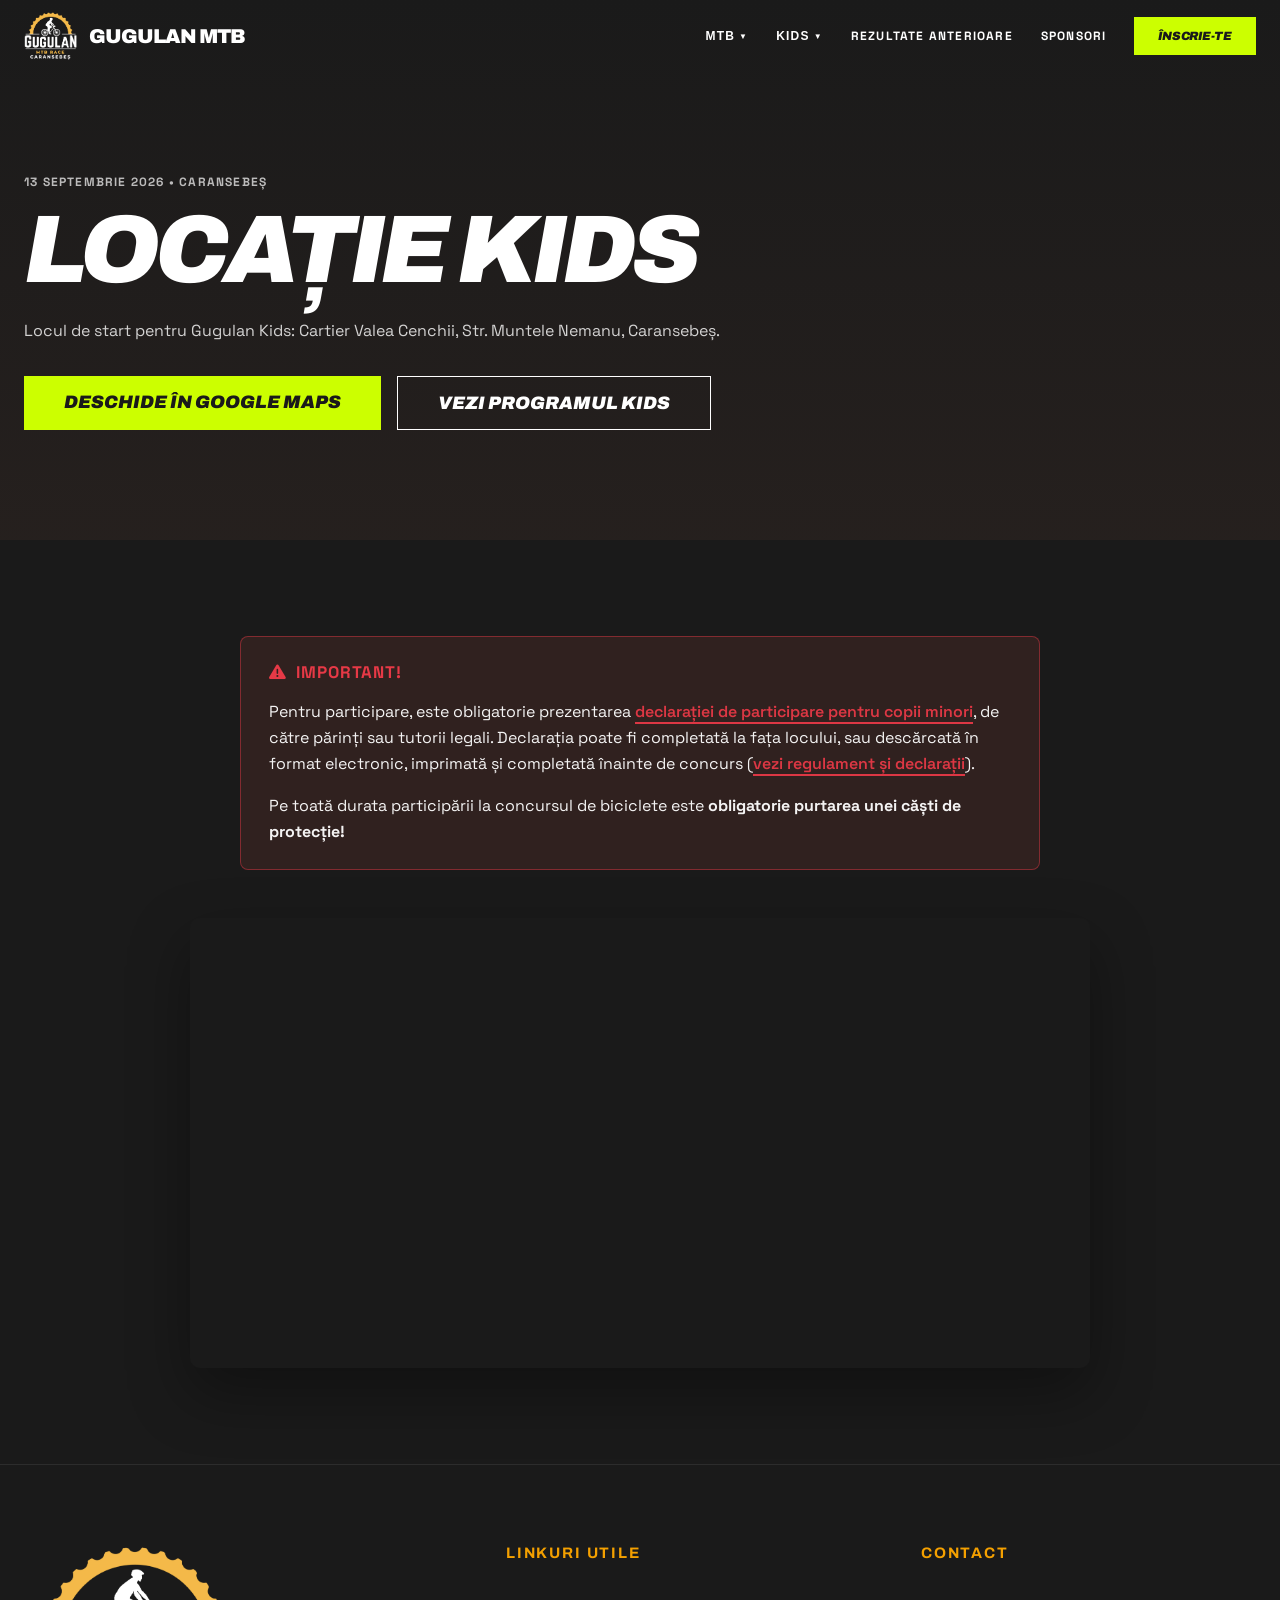
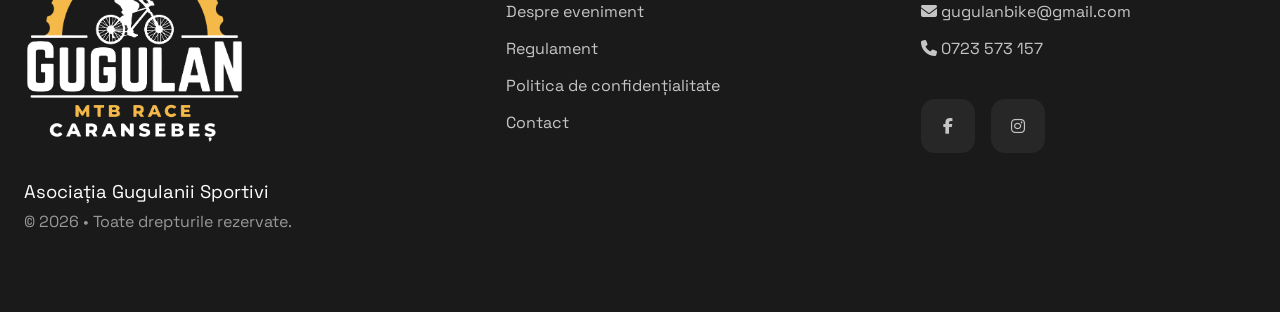
<file: locatie-kids.html>
<!DOCTYPE html>
<html lang="ro">
<head>
<meta charset="utf-8"/>
<meta name="viewport" content="width=device-width, initial-scale=1"/>
<title>Locație Kids • Gugulan MTB</title>
<meta name="description" content="Locația de start a competiției Gugulan MTB Kids 2026: Cartier Valea Cenchii, Str. Muntele Nemanu, Caransebeș."/>
<meta name="author" content="Gugulan MTB"/>
<meta name="twitter:site" content="@gugulanmtb"/>
<meta property="og:title" content="Locație Kids • Gugulan MTB"/>
<meta property="og:description" content="Locația de start a competiției Gugulan MTB Kids 2026: Cartier Valea Cenchii, Str. Muntele Nemanu, Caransebeș."/>
<meta property="og:type" content="website"/>
<meta name="twitter:card" content="summary_large_image"/>
<link rel="stylesheet" href="styles.css"/>
<link rel="canonical" href="/locatie-kids"/>
<meta name="robots" content="index, follow"/>
<!-- Favicon -->
<link rel="apple-touch-icon" sizes="180x180" href="assets/apple-touch-icon.png">
<link rel="icon" type="image/png" sizes="32x32" href="assets/favicon-32x32.png">
<link rel="icon" type="image/png" sizes="16x16" href="assets/favicon-16x16.png">
<link rel="shortcut icon" href="assets/favicon.ico">
<link rel="manifest" href="site.webmanifest">
<link rel="stylesheet"
href="https://cdnjs.cloudflare.com/ajax/libs/font-awesome/6.7.2/css/all.min.css">
<meta name="theme-color" content="#ffffff">
<style>
.kids-alert {
  max-width: 800px;
  margin: 0 auto 3rem;
  padding: 1.5rem 1.75rem;
  background: color-mix(in oklch, var(--red-accent) 12%, var(--dirt));
  border: 1px solid color-mix(in oklch, var(--red-accent) 45%, transparent);
  border-radius: 8px;
}
.kids-alert h4 {
  display: flex;
  align-items: center;
  gap: 0.6rem;
  margin: 0 0 1rem 0;
  color: var(--red-accent);
  font-weight: 700;
  font-size: 1.05rem;
  text-transform: uppercase;
  letter-spacing: 0.05em;
}
.kids-alert p { margin: 0 0 1rem 0; opacity: 0.95; line-height: 1.625; }
.kids-alert p:last-child { margin-bottom: 0; }
.kids-alert a { color: var(--red-accent); font-weight: 600; text-decoration: none; border-bottom: 2px solid var(--red-accent); }
.kids-alert a:hover { opacity: 0.8; }

.kids-map-frame {
  max-width: 900px;
  margin: 0 auto;
  border-radius: 10px;
  overflow: hidden;
  box-shadow: 0 25px 60px rgba(0,0,0,.35);
}
.kids-map-frame iframe {
  display: block;
  width: 100%;
  height: 450px;
  border: 0;
}
@media (max-width: 640px) {
  .kids-alert { padding: 1.25rem; }
  .kids-map-frame iframe { height: 320px; }
}
</style>
</head>
<body>

<!-- Navbar -->
<nav id="main-nav" class="navbar">
  <div class="navbar-inner">
    <a href="https://gugulanmtb.ro/" class="navbar-logo">
      <img id="nav-logo" src="assets/logo.webp" alt="Gugulan MTB Race Caransebeș" width="120" height="110"/>
      <span>Gugulan MTB</span>
    </a>

    <!-- Desktop links -->
    <div class="nav-links-desktop">
      <div class="dropdown">
        <button class="dropdown-btn" aria-expanded="false">MTB <span class="arrow">▼</span></button>
        <div class="dropdown-menu">
          <a href="/program">Program</a>
          <a href="/categorii-premii">Categorii și Premii</a>
          <a href="/traseu">Traseu MTB</a>
          <a href="/modalitati-inscriere">Modalități și taxe de înscriere</a>
          <a href="https://racetime.ro/events/188/participants" target="_blank">Participanții Înscriși</a>
        </div>
      </div>
      <div class="dropdown">
        <button class="dropdown-btn" aria-expanded="false">Kids <span class="arrow">▼</span></button>
        <div class="dropdown-menu">
          <a href="/program-kids">Program</a>
          <a href="/categorii-premii-kids">Categorii și Premii</a>
          <a href="/locatie-kids">Locație Kids</a>
        </div>
      </div>
      <a href="https://liniadesosire.ro/rezultate/gugulan-mtb-run-2025/" class="nav-link">Rezultate Anterioare</a>
      <a href="https://gugulanmtb.ro/#sponsori" class="nav-link">Sponsori</a>
      <a href="https://racetime.ro/events/188/register" class="btn-cta">Înscrie-te</a>
    </div>

    <!-- Mobile buttons -->
    <div class="nav-mobile">
      <a href="https://racetime.ro/events/188/register" class="btn-cta" style="padding:0.5rem 1rem;font-size:11px;">Înscrie-te</a>
      <button class="hamburger" id="hamburger-btn" aria-label="Meniu">
        <span></span><span></span><span></span>
      </button>
    </div>
  </div>

  <!-- Mobile menu -->
  <div class="mobile-menu" id="mobile-menu">
    <div class="mobile-dropdown">
      <button class="mobile-dropdown-toggle" onclick="this.nextElementSibling.classList.toggle('open');this.querySelector('span:last-child').textContent=this.nextElementSibling.classList.contains('open')?'−':'+'">
        MTB <span>+</span>
      </button>
      <div class="mobile-dropdown-items">
        <a href="/program">Program</a>
        <a href="/categorii-premii">Categorii și Premii</a>
        <a href="/traseu">Traseu MTB</a>
        <a href="/modalitati-inscriere">Modalități și taxe</a>
        <a href="https://racetime.ro/events/188/participants" target="_blank">Participanții Înscriși</a>
      </div>
    </div>
    <div class="mobile-dropdown">
      <button class="mobile-dropdown-toggle" onclick="this.nextElementSibling.classList.toggle('open');this.querySelector('span:last-child').textContent=this.nextElementSibling.classList.contains('open')?'−':'+'">
        Kids <span>+</span>
      </button>
      <div class="mobile-dropdown-items">
        <a href="/program-kids">Program</a>
        <a href="/categorii-premii-kids">Categorii și Premii</a>
        <a href="/locatie-kids">Locație Kids</a>
      </div>
    </div>
    <a href="https://liniadesosire.ro/rezultate/gugulan-mtb-run-2025/" class="mobile-link">Rezultate Anterioare</a>
    <a href="https://gugulanmtb.ro/#sponsori" class="mobile-link" style="border-bottom:none;">Sponsori</a>
    <a href="https://racetime.ro/events/188/register" class="btn-cta" style="display:block;text-align:center;padding:1rem;margin-top:1.5rem;font-size:1.125rem;">Înscrie-te</a>
  </div>
</nav>

<!-- Hero -->
<section class="traseu-hero">
  <div class="traseu-hero-bg"></div>
  <div class="traseu-hero-content">
    <div class="traseu-meta">13 SEPTEMBRIE 2026 • CARANSEBEȘ</div>
    <h1 class="traseu-title">Locație Kids</h1>
    <p class="traseu-desc">Locul de start pentru Gugulan Kids: Cartier Valea Cenchii, Str. Muntele Nemanu, Caransebeș.</p>
    <div class="traseu-hero-buttons">
      <a href="https://www.google.com/maps?q=45.4091146,22.1965201&z=17&hl=en" target="_blank" rel="noopener" class="hero-btn-primary">Deschide în Google Maps</a>
      <a href="/program-kids" class="hero-btn-secondary">Vezi Programul Kids</a>
    </div>
  </div>
</section>

<!-- Harta + Important -->
<section class="section section-dark">
  <div class="premii-container">

    <div class="kids-alert">
      <h4><i class="fa-solid fa-triangle-exclamation"></i>Important!</h4>
      <p>Pentru participare, este obligatorie prezentarea <a href="https://gugulanmtb.ro/assets/DECLARATIE-PE-PROPRIA-RASPUNDERE-MINORI-2026.doc" target="_blank" rel="noopener">declarației de participare pentru copii minori</a>, de către părinți sau tutorii legali. Declarația poate fi completată la fața locului, sau descărcată în format electronic, imprimată și completată înainte de concurs (<a href="/regulament-declaratii#declaratii">vezi regulament și declarații</a>).</p>
      <p>Pe toată durata participării la concursul de biciclete este <strong>obligatorie purtarea unei căști de protecție!</strong></p>
    </div>

    <div class="kids-map-frame">
      <iframe src="https://www.google.com/maps/embed?pb=!1m17!1m12!1m3!1d2801.011157995042!2d22.193945176271008!3d45.409114571073204!2m3!1f0!2f0!3f0!3m2!1i1024!2i768!4f13.1!3m2!1m1!2zNDXCsDI0JzMyLjgiTiAyMsKwMTEnNDcuNSJF!5e0!3m2!1sen!2sro!4v1788966598681!5m2!1sen!2sro" width="600" height="450" style="border:0;" allowfullscreen="" loading="lazy" referrerpolicy="strict-origin-when-cross-origin"></iframe>
    </div>

  </div>
</section>

<!-- Footer -->
<footer class="footer">

    <div class="container footer-grid">

        <!-- Logo -->

        <div class="footer-brand">

            <img src="assets/logo.webp" alt="Gugulan MTB">

            <p>Asociația Gugulanii Sportivi</p>

            <span>© 2026 • Toate drepturile rezervate.</span>

        </div>

        <!-- Links -->

        <div class="footer-nav">

            <h4>Linkuri utile</h4>

            <a href="#">Despre eveniment</a>
            <a href="/regulament-declaratii">Regulament</a>
            <a href="#">Politica de confidențialitate</a>
            <a href="#">Contact</a>

        </div>

        <!-- Contact -->

<div class="footer-contact">

    <h4>Contact</h4>

    <a href="mailto:gugulanbike@gmail.com">
        <i class="fa-solid fa-envelope"></i>
        gugulanbike@gmail.com
    </a>

    <a href="tel:+40723573157">
        <i class="fa-solid fa-phone"></i>
        0723 573 157
    </a>

    <div class="footer-social">

        <a href="https://www.facebook.com/gugulanmtb" target="_blank">
            <i class="fa-brands fa-facebook-f"></i>
        </a>

        <a href="https://www.instagram.com/gugulanmtbrace/" target="_blank">
            <i class="fa-brands fa-instagram"></i>
        </a>

    </div>

</div>

    </div>

</footer>

<script src="script.js" defer></script>

</body>
</html>
</file>
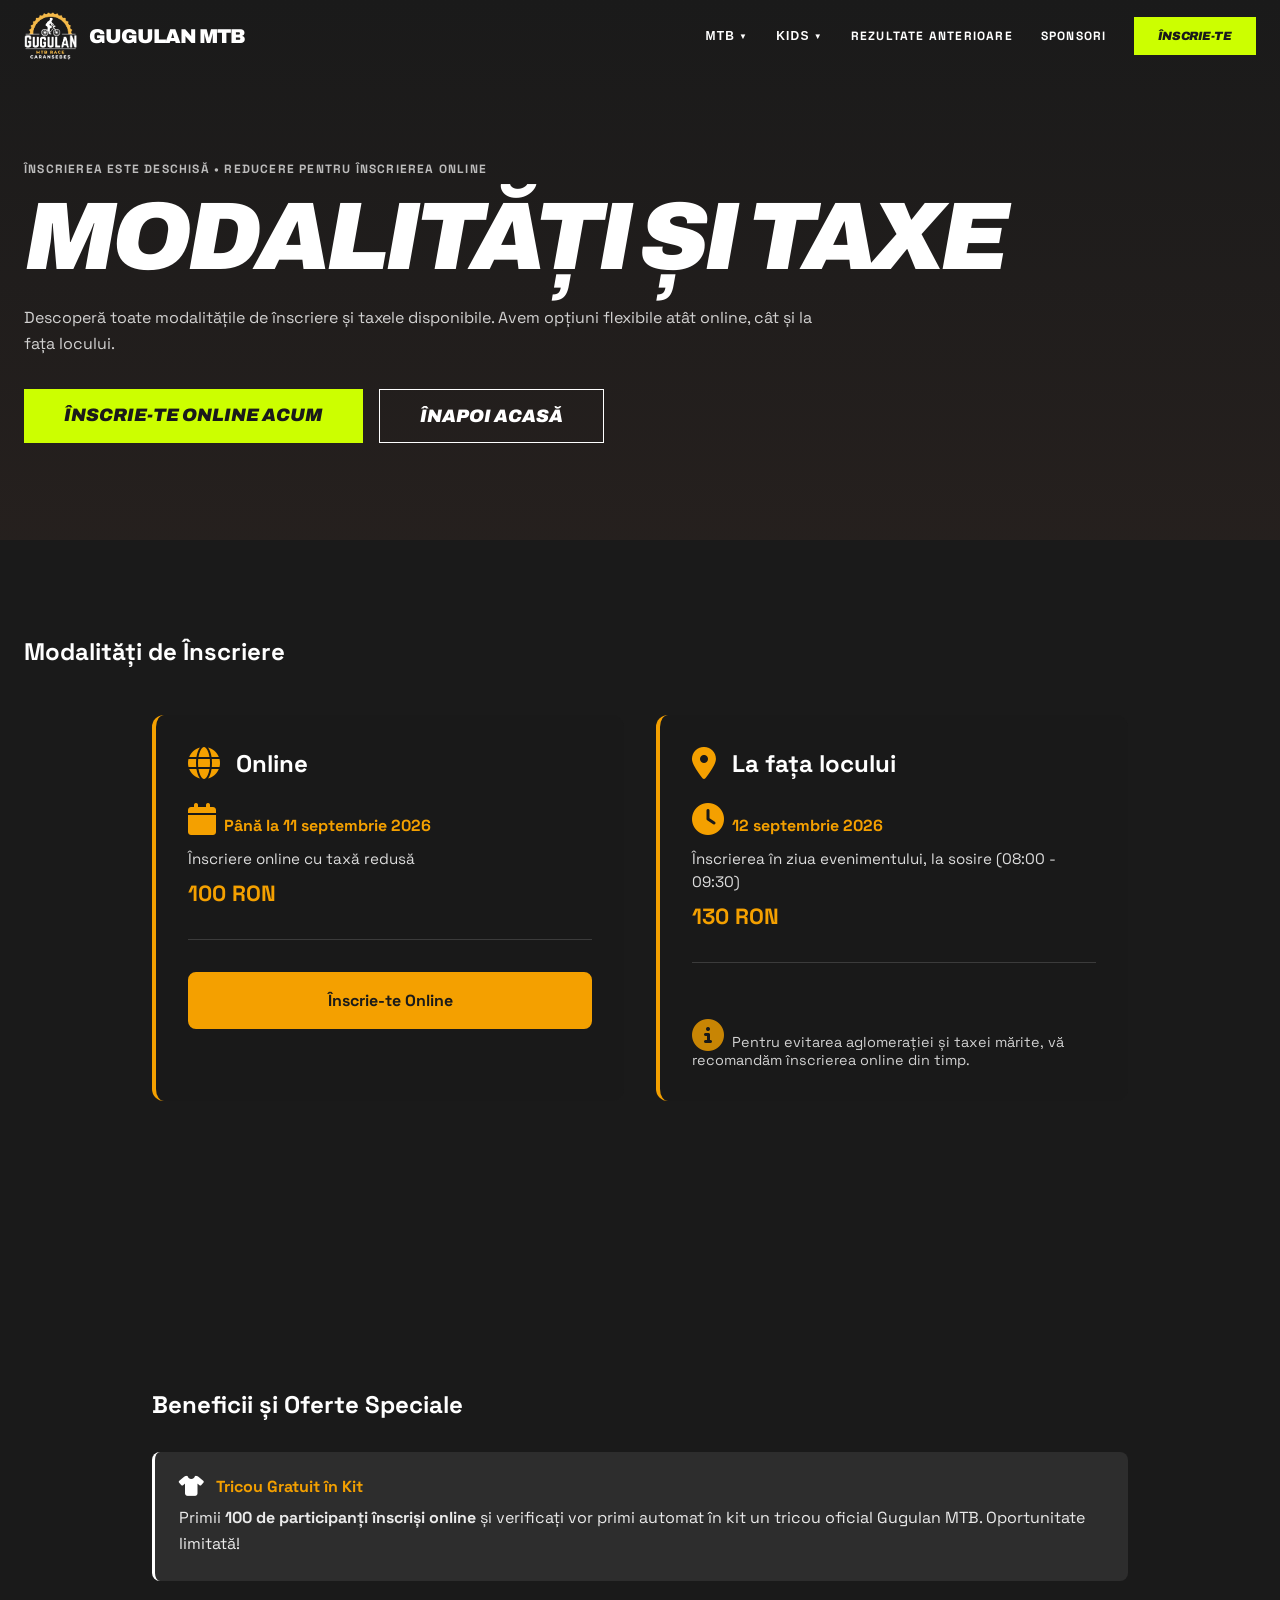
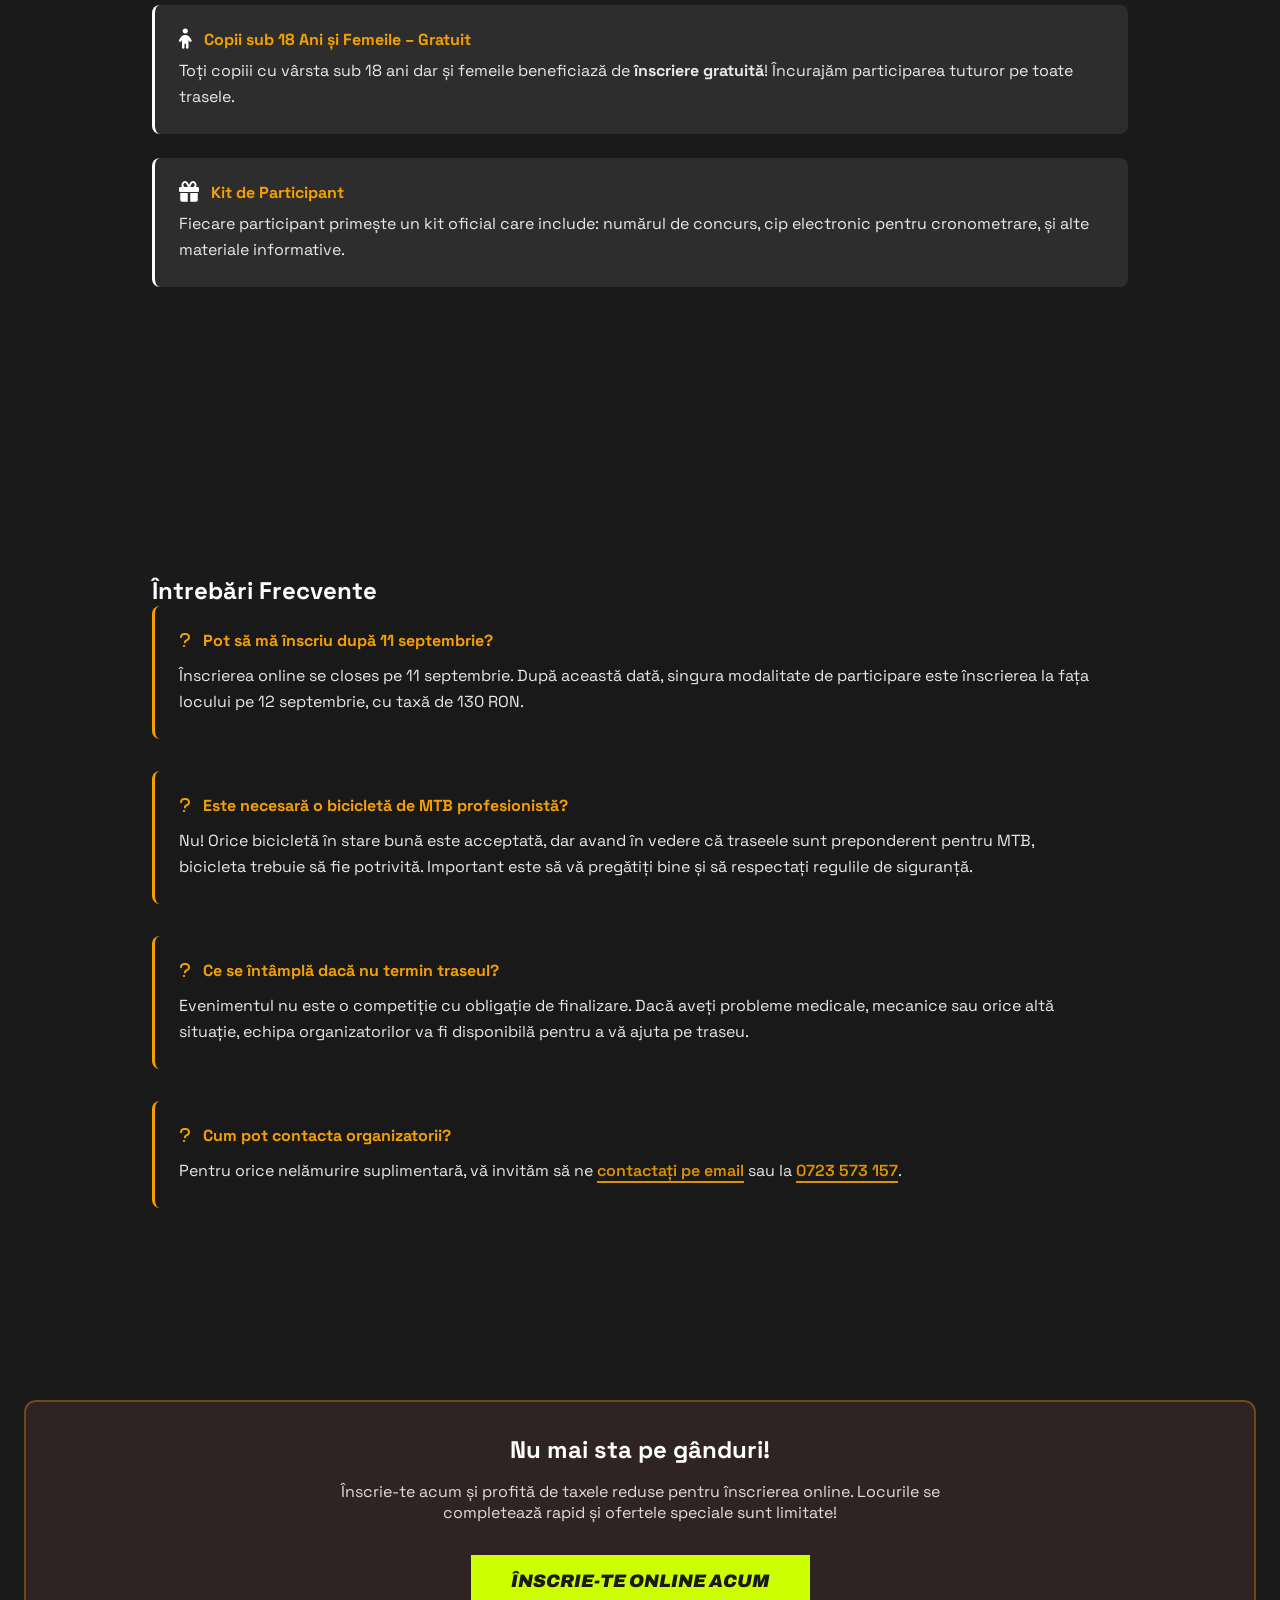
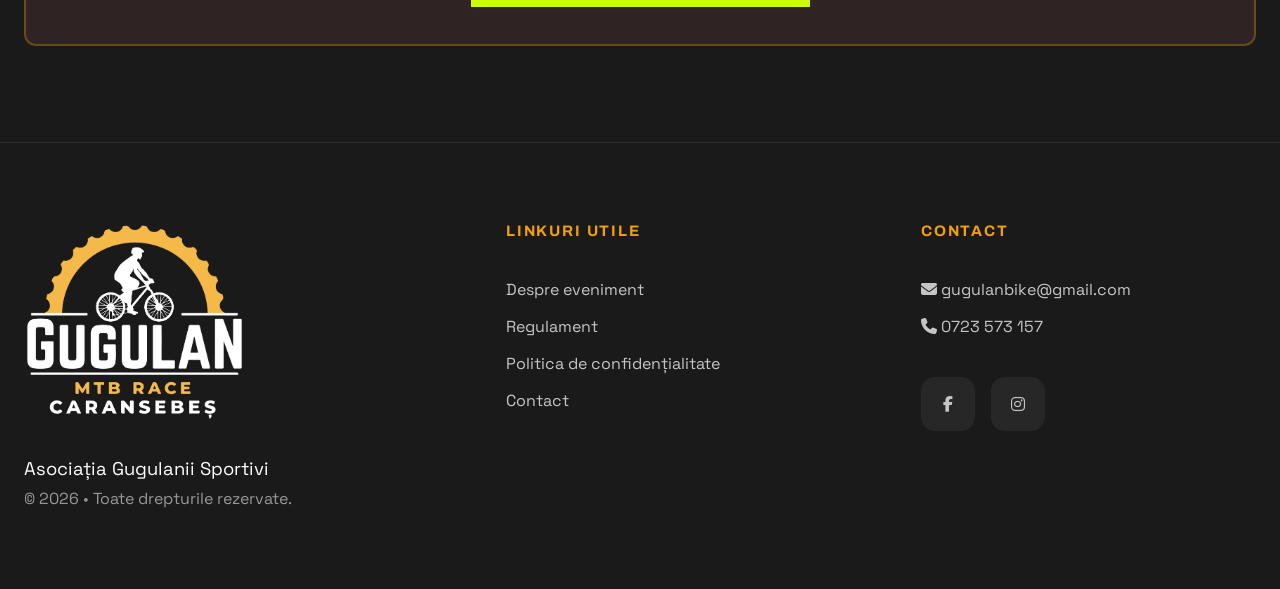
<file: modalitati-inscriere.html>
<!DOCTYPE html>
<html lang="ro">
<head>
<meta charset="utf-8"/>
<meta name="viewport" content="width=device-width, initial-scale=1"/>
<title>Modalități și Taxe de Înscriere • Gugulan MTB</title>
<meta name="description" content="Modalități și taxe de înscriere la Gugulan MTB 2026. Online și la fața locului. Reduceri pentru înscrierea timpurie."/>
<meta name="author" content="Gugulan MTB"/>
<meta name="twitter:site" content="@gugulanmtb"/>
<meta property="og:title" content="Modalități și Taxe de Înscriere • Gugulan MTB"/>
<meta property="og:description" content="Modalități și taxe de înscriere la Gugulan MTB 2026. Online și la fața locului. Reduceri pentru înscrierea timpurie."/>
<meta property="og:type" content="website"/>
<meta name="twitter:card" content="summary_large_image"/>
<link rel="stylesheet" href="styles.css"/>
<link rel="canonical" href="/modalitati-inscriere"/>
<meta name="robots" content="index, follow"/>
<!-- Favicon -->
<link rel="apple-touch-icon" sizes="180x180" href="assets/apple-touch-icon.png">
<link rel="icon" type="image/png" sizes="32x32" href="assets/favicon-32x32.png">
<link rel="icon" type="image/png" sizes="16x16" href="assets/favicon-16x16.png">
<link rel="shortcut icon" href="assets/favicon.ico">
<link rel="manifest" href="site.webmanifest">
<link rel="stylesheet"
href="https://cdnjs.cloudflare.com/ajax/libs/font-awesome/6.7.2/css/all.min.css">
<meta name="theme-color" content="#ffffff">
<style>
.inscriere-grid {
  display: grid;
  grid-template-columns: repeat(auto-fit, minmax(320px, 1fr));
  gap: 2rem;
  max-width: 1024px;
  margin: 3rem auto;
  padding: 0 1.5rem;
}
.inscriere-card {
  padding: 2rem;
  background: color-mix(in oklch, var(--dirt) 95%, transparent);
  border-radius: 12px;
  border-left: 4px solid var(--brand);
  position: relative;
  transition: transform 0.3s ease, box-shadow 0.3s ease, border-color 0.3s ease;
}
.inscriere-card:hover {
  transform: translateY(-6px);
  box-shadow: 0 20px 40px -18px rgba(0,0,0,0.6);
  border-color: var(--lime);
}
.inscriere-card h3 {
  display: flex;
  align-items: center;
  gap: 1rem;
  font-size: 1.5rem;
  margin: 0 0 1.5rem 0;
  color: var(--peak);
}
.inscriere-card i {
  font-size: 2rem;
  color: var(--brand);
}
.inscriere-option {
  margin-bottom: 2rem;
  padding-bottom: 2rem;
  border-bottom: 1px solid color-mix(in oklch, var(--peak) 15%, transparent);
}
.inscriere-option:last-child {
  margin-bottom: 0;
  padding-bottom: 0;
  border-bottom: none;
}
.inscriere-option-date {
  font-weight: 700;
  color: var(--brand);
  margin-bottom: 0.5rem;
  font-size: 1rem;
}
.inscriere-option-price {
  font-size: 1.375rem;
  font-weight: 700;
  color: var(--brand);
  margin-top: 0.5rem;
}
.inscriere-option-desc {
  font-size: 0.95rem;
  opacity: 0.85;
  margin-top: 0.75rem;
  line-height: 1.5;
}
.inscriere-cta {
  display: block;
  background: var(--brand);
  color: var(--dirt);
  padding: 1rem 1.5rem;
  border-radius: 8px;
  text-align: center;
  font-weight: 700;
  text-decoration: none;
  transition: all 0.3s ease;
  font-size: 1rem;
  border: 2px solid var(--brand);
}
.inscriere-cta:hover {
  background: transparent;
  color: var(--brand);
}
.inscriere-benefits {
  max-width: 1024px;
  margin: 3rem auto;
  padding: 0 1.5rem;
}
.benefits-list {
  display: grid;
  gap: 1.5rem;
  margin-top: 2rem;
}
.benefit-item {
  padding: 1.5rem;
  background: color-mix(in oklch, var(--peak) 10%, var(--dirt));
  border-radius: 8px;
  border-left: 3px solid var(--peak);
  transition: transform 0.3s ease, border-color 0.3s ease;
}
.benefit-item:hover {
  transform: translateX(6px);
  border-color: var(--brand);
}
.benefit-item h4 {
  margin: 0 0 0.5rem 0;
  color: var(--brand);
  font-weight: 700;
  display: flex;
  align-items: center;
  gap: 0.75rem;
}
.benefit-item p {
  margin: 0;
  opacity: 0.9;
  line-height: 1.625;
}
.benefit-item i {
  color: var(--peak);
  font-size: 1.25rem;
}
.faq-item {
  margin-bottom: 2rem;
  padding: 1.5rem;
  background: color-mix(in oklch, var(--dirt) 95%, transparent);
  border-radius: 8px;
  border-left: 3px solid var(--brand);
  transition: transform 0.3s ease, border-color 0.3s ease;
}
.faq-item:hover {
  transform: translateX(6px);
  border-color: var(--lime);
}
.faq-item h4 {
  margin: 0 0 0.75rem 0;
  color: var(--brand);
  font-weight: 700;
  font-size: 1rem;
}
.faq-item p {
  margin: 0;
  opacity: 0.9;
  line-height: 1.625;
}
@media (max-width: 768px) {
  .inscriere-grid {
    grid-template-columns: 1fr;
  }
  .inscriere-card h3 {
    font-size: 1.25rem;
  }
  .inscriere-option-price {
    font-size: 1.25rem;
  }
}

@media (max-width: 640px) {
  .inscriere-card {
    padding: 1.5rem;
  }
  .inscriere-card h3 {
    font-size: 1.1rem;
  }
  .inscriere-option-date {
    font-size: 0.9rem;
  }
  .inscriere-option-price {
    font-size: 1.1rem;
  }
  .inscriere-option-desc {
    font-size: 0.9rem;
  }
  .inscriere-cta {
    padding: 0.9rem 1.25rem;
    font-size: 0.95rem;
  }
  .benefit-item h4 {
    font-size: 0.95rem;
  }
  .benefit-item p {
    font-size: 0.9rem;
  }
  .faq-item h4 {
    font-size: 0.95rem;
  }
  .faq-item p {
    font-size: 0.9rem;
  }
}
</style>
</head>
<body>

<!-- Navbar -->
<nav id="main-nav" class="navbar">
  <div class="navbar-inner">
    <a href="https://gugulanmtb.ro/" class="navbar-logo">
      <img id="nav-logo" src="assets/logo.webp" alt="Gugulan MTB Race Caransebeș" width="120" height="110"/>
      <span>Gugulan MTB</span>
    </a>

    <!-- Desktop links -->
    <div class="nav-links-desktop">
      <div class="dropdown">
        <button class="dropdown-btn" aria-expanded="false">MTB <span class="arrow">▼</span></button>
        <div class="dropdown-menu">
          <a href="/program">Program</a>
          <a href="/categorii-premii">Categorii și Premii</a>
          <a href="/traseu">Traseu MTB</a>
          <a href="/modalitati-inscriere">Modalități și taxe de înscriere</a>
          <a href="https://racetime.ro/events/188/participants" target="_blank">Participanții Înscriși</a>
        </div>
      </div>
      <div class="dropdown">
        <button class="dropdown-btn" aria-expanded="false">Kids <span class="arrow">▼</span></button>
        <div class="dropdown-menu">
          <a href="/program-kids">Program</a>
          <a href="/categorii-premii-kids">Categorii și Premii</a>
          <a href="/locatie-kids">Locație Kids</a>
        </div>
      </div>
      <a href="https://liniadesosire.ro/rezultate/gugulan-mtb-run-2025/" class="nav-link">Rezultate Anterioare</a>
      <a href="https://gugulanmtb.ro/#sponsori" class="nav-link">Sponsori</a>
      <a href="https://racetime.ro/events/188/register" class="btn-cta">Înscrie-te</a>
    </div>

    <!-- Mobile buttons -->
    <div class="nav-mobile">
      <a href="https://racetime.ro/events/188/register" class="btn-cta" style="padding:0.5rem 1rem;font-size:11px;">Înscrie-te</a>
      <button class="hamburger" id="hamburger-btn" aria-label="Meniu">
        <span></span><span></span><span></span>
      </button>
    </div>
  </div>

  <!-- Mobile menu -->
  <div class="mobile-menu" id="mobile-menu">
    <div class="mobile-dropdown">
      <button class="mobile-dropdown-toggle" onclick="this.nextElementSibling.classList.toggle('open');this.querySelector('span:last-child').textContent=this.nextElementSibling.classList.contains('open')?'−':'+'">
        MTB <span>+</span>
      </button>
      <div class="mobile-dropdown-items">
        <a href="/program">Program</a>
        <a href="/categorii-premii">Categorii și Premii</a>
        <a href="/traseu">Traseu MTB</a>
        <a href="/modalitati-inscriere">Modalități și taxe</a>
        <a href="https://racetime.ro/events/188/participants" target="_blank">Participanții Înscriși</a>
      </div>
    </div>
    <div class="mobile-dropdown">
      <button class="mobile-dropdown-toggle" onclick="this.nextElementSibling.classList.toggle('open');this.querySelector('span:last-child').textContent=this.nextElementSibling.classList.contains('open')?'−':'+'">
        Kids <span>+</span>
      </button>
      <div class="mobile-dropdown-items">
        <a href="/program-kids">Program</a>
        <a href="/categorii-premii-kids">Categorii și Premii</a>
        <a href="/locatie-kids">Locație Kids</a>
      </div>
    </div>
    <a href="https://liniadesosire.ro/rezultate/gugulan-mtb-run-2025/" class="mobile-link">Rezultate Anterioare</a>
    <a href="https://gugulanmtb.ro/#sponsori" class="mobile-link" style="border-bottom:none;">Sponsori</a>
    <a href="https://racetime.ro/events/188/register" class="btn-cta" style="display:block;text-align:center;padding:1rem;margin-top:1.5rem;font-size:1.125rem;">Înscrie-te</a>
  </div>
</nav>

<!-- Hero -->
<section class="traseu-hero">
  <div class="traseu-hero-bg"></div>
  <div class="traseu-hero-content">
    <div class="traseu-meta">ÎNSCRIEREA ESTE DESCHISĂ • REDUCERE PENTRU ÎNSCRIEREA ONLINE</div>
    <h1 class="traseu-title">Modalități și Taxe</h1>
    <p class="traseu-desc">Descoperă toate modalitățile de înscriere și taxele disponibile. Avem opțiuni flexibile atât online, cât și la fața locului.</p>
    <div class="traseu-hero-buttons">
      <a href="https://racetime.ro/events/188/register" class="hero-btn-primary">Înscrie-te Online Acum</a>
      <a href="/" class="hero-btn-secondary">Înapoi Acasă</a>
    </div>
  </div>
</section>

<!-- Modalități de Înscriere -->
<section class="section section-dark">
  <div class="premii-container">
    <h2 class="premii-section-title">Modalități de Înscriere</h2>

    <div class="inscriere-grid">
      
      <!-- Online -->
      <div class="inscriere-card">
        <h3>
          <i class="fa-solid fa-globe"></i>
          Online
        </h3>
        
        <div class="inscriere-option">
          <div class="inscriere-option-date"><i class="fa-solid fa-calendar" style="margin-right:0.5rem;"></i>Până la 11 septembrie 2026</div>
          <div class="inscriere-option-desc">Înscriere online cu taxă redusă</div>
          <div class="inscriere-option-price">100 RON</div>
        </div>

        <a href="https://racetime.ro/events/188/register" class="inscriere-cta">Înscrie-te Online</a>
      </div>

      <!-- La fața locului -->
      <div class="inscriere-card">
        <h3>
          <i class="fa-solid fa-location-dot"></i>
          La fața locului
        </h3>
        
        <div class="inscriere-option">
          <div class="inscriere-option-date"><i class="fa-solid fa-clock" style="margin-right:0.5rem;"></i>12 septembrie 2026</div>
          <div class="inscriere-option-desc">Înscrierea în ziua evenimentului, la sosire (08:00 - 09:30)</div>
          <div class="inscriere-option-price">130 RON</div>
        </div>

        <p style="font-size:0.9rem;opacity:0.8;margin-top:1.5rem;padding-top:1.5rem;">
          <i class="fa-solid fa-info-circle" style="margin-right:0.5rem;"></i>Pentru evitarea aglomerației și taxei mărite, vă recomandăm înscrierea online din timp.
        </p>
      </div>

    </div>
  </div>
</section>

<!-- Beneficii și Oferte Speciale -->
<section class="section section-dark">
  <div class="inscriere-benefits">
    <h2 class="premii-section-title">Beneficii și Oferte Speciale</h2>

    <div class="benefits-list">
      
      <div class="benefit-item">
        <h4>
          <i class="fa-solid fa-shirt"></i>
          Tricou Gratuit în Kit
        </h4>
        <p>
          Primii <strong>100 de participanți înscriși online</strong> și verificați vor primi automat în kit un tricou oficial Gugulan MTB. Oportunitate limitată!
        </p>
      </div>

      <div class="benefit-item">
        <h4>
          <i class="fa-solid fa-child"></i>
          Copii sub 18 Ani și Femeile – Gratuit
        </h4>
        <p>
          Toți copiii cu vârsta sub 18 ani dar și femeile beneficiază de <strong>înscriere gratuită</strong>! Încurajăm participarea tuturor pe toate trasele.
        </p>
      </div>

      <div class="benefit-item">
        <h4>
          <i class="fa-solid fa-gift"></i>
          Kit de Participant
        </h4>
        <p>
          Fiecare participant primește un kit oficial care include: numărul de concurs, cip electronic pentru cronometrare, și alte materiale informative.
        </p>
      </div>

    </div>
  </div>
</section>

<!-- Întrebări Frecvente -->
<section class="section section-dark">
  <div class="inscriere-benefits">
    <h2 class="premii-section-title">Întrebări Frecvente</h2>

    <div class="faq-item">
      <h4><i class="fa-solid fa-question" style="margin-right:0.75rem;"></i>Pot să mă înscriu după 11 septembrie?</h4>
      <p>
        Înscrierea online se closes pe 11 septembrie. După această dată, singura modalitate de participare este înscrierea la fața locului pe 12 septembrie, cu taxă de 130 RON.
      </p>
    </div>

    <div class="faq-item">
      <h4><i class="fa-solid fa-question" style="margin-right:0.75rem;"></i>Este necesară o bicicletă de MTB profesionistă?</h4>
      <p>
        Nu! Orice bicicletă în stare bună este acceptată, dar avand în vedere că traseele sunt preponderent pentru MTB, bicicleta trebuie să fie potrivită. Important este să vă pregătiți bine și să respectați regulile de siguranță.
      </p>
    </div>

    <div class="faq-item">
      <h4><i class="fa-solid fa-question" style="margin-right:0.75rem;"></i>Ce se întâmplă dacă nu termin traseul?</h4>
      <p>
        Evenimentul nu este o competiție cu obligație de finalizare. Dacă aveți probleme medicale, mecanice sau orice altă situație, echipa organizatorilor va fi disponibilă pentru a vă ajuta pe traseu.
      </p>
    </div>

    <div class="faq-item">
      <h4><i class="fa-solid fa-question" style="margin-right:0.75rem;"></i>Cum pot contacta organizatorii?</h4>
      <p>
        Pentru orice nelămurire suplimentară, vă invităm să ne <a href="mailto:gugulanbike@gmail.com" style="color:var(--brand);font-weight:600;text-decoration:none;border-bottom:2px solid var(--brand);">contactați pe email</a> sau la <a href="tel:+40723573157" style="color:var(--brand);font-weight:600;text-decoration:none;border-bottom:2px solid var(--brand);">0723 573 157</a>.
      </p>
    </div>

  </div>
</section>

<!-- Call to Action -->
<section class="section section-dark" style="padding-top:3rem;">
  <div class="premii-container">
    <div style="text-align:center;padding:2rem;background:color-mix(in oklch, var(--brand) 10%, var(--dirt));border-radius:12px;border:2px solid color-mix(in oklch, var(--brand) 30%, transparent);">
      <h3 style="font-size:1.5rem;margin-bottom:1rem;color:var(--peak);">Nu mai sta pe gânduri!</h3>
      <p style="opacity:0.85;margin-bottom:2rem;max-width:600px;margin-left:auto;margin-right:auto;">Înscrie-te acum și profită de taxele reduse pentru înscrierea online. Locurile se completează rapid și ofertele speciale sunt limitate!</p>
      <a href="https://racetime.ro/events/188/register" class="hero-btn-primary" style="display:inline-block;">Înscrie-te Online Acum</a>
    </div>
  </div>
</section>

<!-- Footer -->
<footer class="footer">

    <div class="container footer-grid">

        <!-- Logo -->

        <div class="footer-brand">

            <img src="assets/logo.webp" alt="Gugulan MTB">

            <p>Asociația Gugulanii Sportivi</p>

            <span>© 2026 • Toate drepturile rezervate.</span>

        </div>

        <!-- Links -->

        <div class="footer-nav">

            <h4>Linkuri utile</h4>

            <a href="/despre-eveniment">Despre eveniment</a>
            <a href="/regulament-declaratii">Regulament</a>
            <a href="/politica-de-confidentialitate">Politica de confidențialitate</a>
            <a href="/contact">Contact</a>

        </div>

        <!-- Contact -->

<div class="footer-contact">

    <h4>Contact</h4>

    <a href="mailto:gugulanbike@gmail.com">
        <i class="fa-solid fa-envelope"></i>
        gugulanbike@gmail.com
    </a>

    <a href="tel:+40723573157">
        <i class="fa-solid fa-phone"></i>
        0723 573 157
    </a>

    <div class="footer-social">

        <a href="https://www.facebook.com/gugulanmtb" target="_blank">
            <i class="fa-brands fa-facebook-f"></i>
        </a>

        <a href="https://www.instagram.com/gugulanmtbrace/" target="_blank">
            <i class="fa-brands fa-instagram"></i>
        </a>

    </div>

</div>

    </div>

</footer>

<script src="script.js" defer></script>

</body>
</html>
</file>
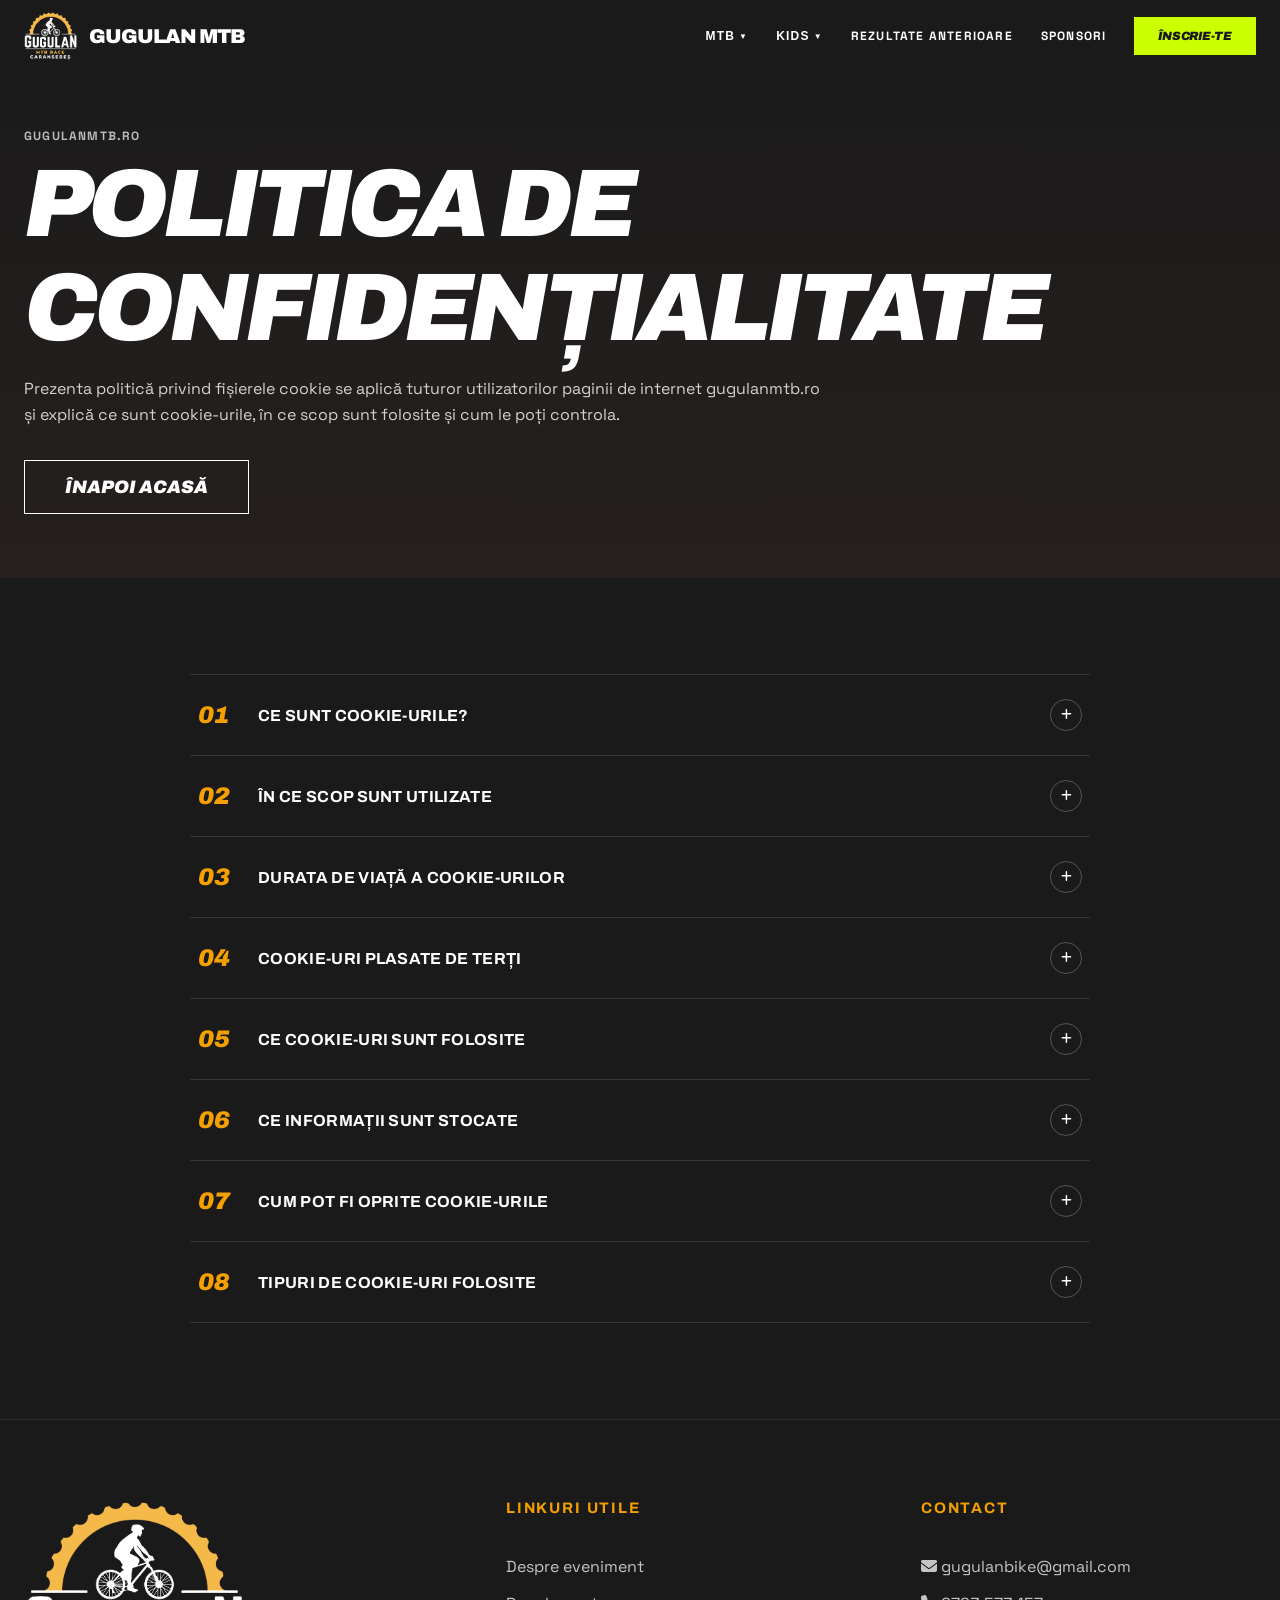
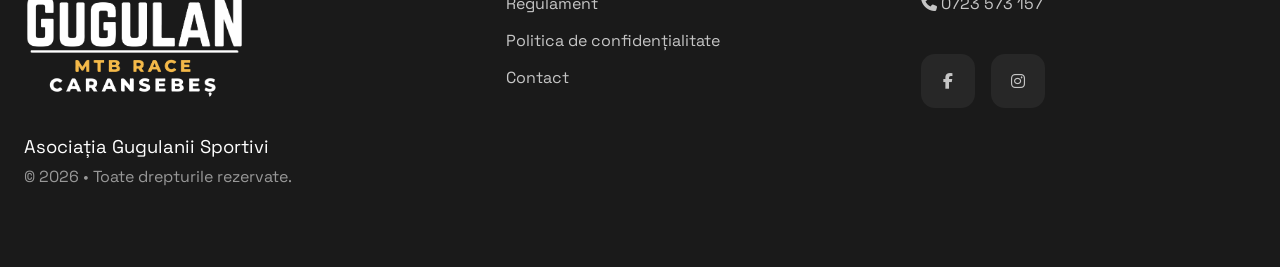
<file: politica-de-confidentialitate.html>
<!DOCTYPE html>
<html lang="ro">
<head>
<meta charset="utf-8"/>
<meta name="viewport" content="width=device-width, initial-scale=1"/>
<title>Politica de Confidențialitate • Gugulan MTB</title>
<meta name="description" content="Politica privind fișierele cookie pe gugulanmtb.ro: ce sunt, în ce scop sunt folosite, cât timp sunt păstrate și cum le poți dezactiva."/>
<meta name="author" content="Gugulan MTB"/>
<meta name="twitter:site" content="@gugulanmtb"/>
<meta property="og:title" content="Politica de Confidențialitate • Gugulan MTB"/>
<meta property="og:description" content="Politica privind fișierele cookie pe gugulanmtb.ro: ce sunt, în ce scop sunt folosite, cât timp sunt păstrate și cum le poți dezactiva."/>
<meta property="og:type" content="website"/>
<meta name="twitter:card" content="summary_large_image"/>
<link rel="stylesheet" href="styles.css"/>
<link rel="canonical" href="/politica-de-confidentialitate"/>
<meta name="robots" content="index, follow"/>
<!-- Favicon -->
<link rel="apple-touch-icon" sizes="180x180" href="assets/apple-touch-icon.png">
<link rel="icon" type="image/png" sizes="32x32" href="assets/favicon-32x32.png">
<link rel="icon" type="image/png" sizes="16x16" href="assets/favicon-16x16.png">
<link rel="shortcut icon" href="assets/favicon.ico">
<link rel="manifest" href="site.webmanifest">
<link rel="stylesheet"
href="https://cdnjs.cloudflare.com/ajax/libs/font-awesome/6.7.2/css/all.min.css">
<meta name="theme-color" content="#ffffff">
</head>
<body>

<!-- Navbar -->
<nav id="main-nav" class="navbar">
  <div class="navbar-inner">
    <a href="https://gugulanmtb.ro/" class="navbar-logo">
      <img id="nav-logo" src="assets/logo.webp" alt="Gugulan MTB Race Caransebeș" width="120" height="110"/>
      <span>Gugulan MTB</span>
    </a>

    <!-- Desktop links -->
    <div class="nav-links-desktop">
      <div class="dropdown">
        <button class="dropdown-btn" aria-expanded="false">MTB <span class="arrow">▼</span></button>
        <div class="dropdown-menu">
          <a href="/program">Program</a>
          <a href="/categorii-premii">Categorii și Premii</a>
          <a href="/traseu">Traseu MTB</a>
          <a href="/modalitati-inscriere">Modalități și taxe de înscriere</a>
          <a href="https://racetime.ro/events/188/participants" target="_blank">Participanții Înscriși</a>
        </div>
      </div>
      <div class="dropdown">
        <button class="dropdown-btn" aria-expanded="false">Kids <span class="arrow">▼</span></button>
        <div class="dropdown-menu">
          <a href="/program-kids">Program</a>
          <a href="/categorii-premii-kids">Categorii și Premii</a>
          <a href="/locatie-kids">Locație Kids</a>
        </div>
      </div>
      <a href="https://liniadesosire.ro/rezultate/gugulan-mtb-run-2025/" class="nav-link">Rezultate Anterioare</a>
      <a href="https://gugulanmtb.ro/#sponsori" class="nav-link">Sponsori</a>
      <a href="https://racetime.ro/events/188/register" class="btn-cta">Înscrie-te</a>
    </div>

    <!-- Mobile buttons -->
    <div class="nav-mobile">
      <a href="https://racetime.ro/events/188/register" class="btn-cta" style="padding:0.5rem 1rem;font-size:11px;">Înscrie-te</a>
      <button class="hamburger" id="hamburger-btn" aria-label="Meniu">
        <span></span><span></span><span></span>
      </button>
    </div>
  </div>

  <!-- Mobile menu -->
  <div class="mobile-menu" id="mobile-menu">
    <div class="mobile-dropdown">
      <button class="mobile-dropdown-toggle" onclick="this.nextElementSibling.classList.toggle('open');this.querySelector('span:last-child').textContent=this.nextElementSibling.classList.contains('open')?'−':'+'">
        MTB <span>+</span>
      </button>
      <div class="mobile-dropdown-items">
        <a href="/program">Program</a>
        <a href="/categorii-premii">Categorii și Premii</a>
        <a href="/traseu">Traseu MTB</a>
        <a href="/modalitati-inscriere">Modalități și taxe</a>
        <a href="https://racetime.ro/events/188/participants" target="_blank">Participanții Înscriși</a>
      </div>
    </div>
    <div class="mobile-dropdown">
      <button class="mobile-dropdown-toggle" onclick="this.nextElementSibling.classList.toggle('open');this.querySelector('span:last-child').textContent=this.nextElementSibling.classList.contains('open')?'−':'+'">
        Kids <span>+</span>
      </button>
      <div class="mobile-dropdown-items">
        <a href="/program-kids">Program</a>
        <a href="/categorii-premii-kids">Categorii și Premii</a>
        <a href="/locatie-kids">Locație Kids</a>
      </div>
    </div>
    <a href="https://liniadesosire.ro/rezultate/gugulan-mtb-run-2025/" class="mobile-link">Rezultate Anterioare</a>
    <a href="https://gugulanmtb.ro/#sponsori" class="mobile-link" style="border-bottom:none;">Sponsori</a>
    <a href="https://racetime.ro/events/188/register" class="btn-cta" style="display:block;text-align:center;padding:1rem;margin-top:1.5rem;font-size:1.125rem;">Înscrie-te</a>
  </div>
</nav>

<!-- Hero -->
<section class="traseu-hero">
  <div class="traseu-hero-bg"></div>
  <div class="traseu-hero-content">
    <div class="traseu-meta">GUGULANMTB.RO</div>
    <h1 class="traseu-title">Politica de Confidențialitate</h1>
    <p class="traseu-desc">Prezenta politică privind fișierele cookie se aplică tuturor utilizatorilor paginii de internet gugulanmtb.ro și explică ce sunt cookie-urile, în ce scop sunt folosite și cum le poți controla.</p>
    <div class="traseu-hero-buttons">
      <a href="/" class="hero-btn-secondary">Înapoi Acasă</a>
    </div>
  </div>
</section>

<!-- Continut -->
<section class="section section-dark">
  <div class="premii-container">

    <div class="accordion">

      <div class="accordion-item">
        <button class="accordion-header" aria-expanded="false">
          <span class="accordion-num">01</span>
          <span class="accordion-title">Ce sunt cookie-urile?</span>
          <span class="accordion-icon"><i class="fa-solid fa-plus"></i></span>
        </button>
        <div class="accordion-panel"><div class="accordion-panel-inner"><div class="accordion-body">
          <p>Un „internet cookie” (cunoscut și sub denumirea de „browser cookie” sau „HTTP cookie”, ori pur și simplu „cookie”) reprezintă un fișier de mici dimensiuni, format din litere și numere, care va fi stocat pe computerul, terminalul mobil sau pe alte echipamente ale unui utilizator prin intermediul cărora se accesează internetul.</p>
          <p>Cookie-urile sunt instalate prin solicitarea emisă de un web-server către un browser (de ex. Chrome, Firefox, Safari).</p>
          <p>Cookie-urile, odată instalate, au o durată de existență determinată, rămânând „pasive” — nu conțin programe software, viruși sau spyware și nu vor accesa informațiile de pe hard driverul utilizatorului pe al cărui echipament au fost instalate.</p>
          <p>Un cookie este format din două părți: numele cookie-ului și conținutul / valoarea cookie-ului. Din punct de vedere tehnic, doar web-serverul care a trimis cookie-ul îl poate accesa din nou în momentul în care un utilizator se întoarce pe pagina de internet asociată web-serverului respectiv.</p>
        </div></div></div>
      </div>

      <div class="accordion-item">
        <button class="accordion-header" aria-expanded="false">
          <span class="accordion-num">02</span>
          <span class="accordion-title">În ce scop sunt utilizate</span>
          <span class="accordion-icon"><i class="fa-solid fa-plus"></i></span>
        </button>
        <div class="accordion-panel"><div class="accordion-panel-inner"><div class="accordion-body">
          <p>Cookie-urile sunt utilizate pentru a oferi utilizatorilor acestei pagini de internet o experiență mai bună de navigare și servicii adaptate nevoilor și interesului fiecărui utilizator, printre altele pentru:</p>
          <ul>
            <li>îmbunătățirea utilizării acestei pagini de internet, inclusiv prin identificarea oricăror erori care apar în timpul vizitării / utilizării acesteia de către utilizatori;</li>
            <li>furnizarea de statistici anonime cu privire la modul în care este utilizată această pagină de internet, către Asociația Gugulanii Sportivi, în calitate de deținător al acestei pagini de internet;</li>
            <li>anticiparea unor eventuale servicii sau conținuturi care vor fi puse în viitor la dispoziția utilizatorilor, în funcție de secțiunile accesate.</li>
          </ul>
          <p>Pe baza feedback-ului transmis prin cookie-uri în legătură cu modul în care se utilizează această pagină de internet, Asociația Gugulanii Sportivi poate adopta măsuri pentru ca aceasta să fie mai eficientă și mai accesibilă pentru utilizatori.</p>
        </div></div></div>
      </div>

      <div class="accordion-item">
        <button class="accordion-header" aria-expanded="false">
          <span class="accordion-num">03</span>
          <span class="accordion-title">Durata de viață a cookie-urilor</span>
          <span class="accordion-icon"><i class="fa-solid fa-plus"></i></span>
        </button>
        <div class="accordion-panel"><div class="accordion-panel-inner"><div class="accordion-body">
          <p>Durata de viață a cookie-urilor poate varia în funcție de scopul pentru care sunt plasate. Există următoarele categorii de cookie-uri, care determină și durata de viață a acestora:</p>
          <ul>
            <li><strong>Cookie-uri de sesiune</strong> — sunt șterse automat când utilizatorul își închide browserul.</li>
            <li><strong>Cookie-uri persistente / fixe</strong> — rămân stocate în terminalul utilizatorului până când ating o anumită dată de expirare (câteva minute, zile sau chiar ani) sau până la ștergerea lor de către utilizator, oricând, din setările browserului.</li>
          </ul>
        </div></div></div>
      </div>

      <div class="accordion-item">
        <button class="accordion-header" aria-expanded="false">
          <span class="accordion-num">04</span>
          <span class="accordion-title">Cookie-uri plasate de terți</span>
          <span class="accordion-icon"><i class="fa-solid fa-plus"></i></span>
        </button>
        <div class="accordion-panel"><div class="accordion-panel-inner"><div class="accordion-body">
          <p>Anumite secțiuni de conținut de pe pagina de internet pot fi furnizate prin intermediul unor terți, adică nu de către Asociația Gugulanii Sportivi, caz în care aceste cookie-uri sunt denumite cookie-uri plasate de terți.</p>
          <p>Aceste cookie-uri pot proveni de la următorii terți:</p>
          <ul>
            <li>Google Analytics</li>
            <li>Facebook Pixel</li>
          </ul>
        </div></div></div>
      </div>

      <div class="accordion-item">
        <button class="accordion-header" aria-expanded="false">
          <span class="accordion-num">05</span>
          <span class="accordion-title">Ce cookie-uri sunt folosite</span>
          <span class="accordion-icon"><i class="fa-solid fa-plus"></i></span>
        </button>
        <div class="accordion-panel"><div class="accordion-panel-inner"><div class="accordion-body">
          <p>Prin utilizarea / vizitarea acestei pagini de internet pot fi plasate următoarele tipuri de cookie-uri:</p>
          <p><strong>Cookie-uri de performanță</strong> — memorează preferințele utilizatorului, astfel încât setarea din nou a acestora la o vizită ulterioară nu mai este necesară.</p>
          <p><strong>Cookie-uri de analiză a utilizatorilor</strong> — ne informează dacă un utilizator a mai vizitat / utilizat pagina anterior; sunt folosite doar în scopuri statistice.</p>
          <p><strong>Cookie-uri pentru geotargeting</strong> — stabilesc țara de proveniență a utilizatorului, pentru a afișa conținut relevant indiferent de limba selectată.</p>
          <p><strong>Cookie-uri de înregistrare</strong> — memorează faptul că te-ai înregistrat pe site și permit asocierea comentariilor postate cu username-ul contului folosit. Dacă nu ai selectat opțiunea „păstrează-mă înregistrat”, aceste cookie-uri se șterg automat la finalul sesiunii de navigare.</p>
          <p><strong>Cookie-uri pentru publicitate</strong> — indică dacă un utilizator a vizualizat o reclamă online, tipul acesteia și timpul scurs de la vizualizare; sunt anonime, stocând informații despre conținutul vizualizat, nu despre utilizatori.</p>
        </div></div></div>
      </div>

      <div class="accordion-item">
        <button class="accordion-header" aria-expanded="false">
          <span class="accordion-num">06</span>
          <span class="accordion-title">Ce informații sunt stocate</span>
          <span class="accordion-icon"><i class="fa-solid fa-plus"></i></span>
        </button>
        <div class="accordion-panel"><div class="accordion-panel-inner"><div class="accordion-body">
          <p>Cookie-urile păstrează informații într-un fișier text de mici dimensiuni care permit recunoașterea browserului. Această pagină de internet recunoaște browserul până când cookie-urile expiră sau sunt șterse.</p>
        </div></div></div>
      </div>

      <div class="accordion-item">
        <button class="accordion-header" aria-expanded="false">
          <span class="accordion-num">07</span>
          <span class="accordion-title">Cum pot fi oprite cookie-urile</span>
          <span class="accordion-icon"><i class="fa-solid fa-plus"></i></span>
        </button>
        <div class="accordion-panel"><div class="accordion-panel-inner"><div class="accordion-body">
          <p>Dezactivarea și refuzul de a primi cookie-uri pot face această pagină de internet dificil de vizitat, atrăgând limitări ale posibilităților de utilizare ale acesteia.</p>
          <p>Poți configura browserul să respingă fișierele cookie sau să accepte cookie-uri doar de la anumite pagini de internet. Refuzarea sau dezactivarea cookie-urilor nu înseamnă că nu vei mai primi publicitate online — ci doar că aceasta nu va mai fi adaptată preferințelor și intereselor tale, evidențiate prin comportamentul de navigare.</p>
          <p>Toate browserele moderne oferă posibilitatea de a schimba setările cookie-urilor, de regulă în secțiunea „opțiuni” sau în meniul de „preferințe” al browserului. Pentru a înțelege aceste setări, următoarele linkuri pot fi folositoare:</p>
          <ul>
            <li><a href="https://support.google.com/chrome/answer/95647?hl=ro" target="_blank" rel="noopener">Setări Cookie pentru Google Chrome</a></li>
            <li><a href="https://support.mozilla.org/ro/kb/activarea-si-dezactivarea-cookie-urilor" target="_blank" rel="noopener">Setări Cookie pentru Mozilla Firefox</a></li>
            <li><a href="https://support.apple.com/kb/PH21411?locale=ro_RO" target="_blank" rel="noopener">Setări Cookie pentru Apple Safari</a></li>
            <li><a href="https://support.microsoft.com/ro-ro/help/17442/windows-internet-explorer-delete-manage-cookies" target="_blank" rel="noopener">Setări Cookie pentru Internet Explorer / Edge</a></li>
          </ul>
          <p>Pentru orice întrebări suplimentare cu privire la modul în care sunt utilizate cookie-urile prin intermediul acestei pagini de internet, te rugăm să folosești <a href="/contact">pagina de contact</a>.</p>
        </div></div></div>
      </div>

      <div class="accordion-item">
        <button class="accordion-header" aria-expanded="false">
          <span class="accordion-num">08</span>
          <span class="accordion-title">Tipuri de cookie-uri folosite</span>
          <span class="accordion-icon"><i class="fa-solid fa-plus"></i></span>
        </button>
        <div class="accordion-panel"><div class="accordion-panel-inner"><div class="accordion-body">
          <p><strong>1. Necesare pentru funcționarea website-ului</strong><br>Acest website folosește cookie-uri pentru a salva sesiunile utilizatorilor și pentru activități strict necesare funcționării sale.</p>
          <p><strong>2. Analytics</strong><br>Acest tip de servicii permite monitorizarea și analiza traficului pe website și poate fi folosit pentru a urmări comportamentul utilizatorilor.</p>
          <p><strong>Google Analytics (Google Inc.)</strong> — serviciu de analiză web furnizat de Google, care monitorizează utilizarea website-ului pentru a crea rapoarte ce ne ajută să îmbunătățim experiența utilizatorilor.<br>
          <a href="https://policies.google.com/privacy?hl=ro" target="_blank" rel="noopener">Politica de Confidențialitate</a> ·
          <a href="https://tools.google.com/dlpage/gaoptout?hl=ro" target="_blank" rel="noopener">Dezactivează Cookie</a></p>
          <p><strong>3. Marketing și analiza comportamentului</strong><br>Acest tip de servicii permite website-ului și partenerilor săi să afișeze reclame pornind de la modul în care utilizatorul folosește website-ul.</p>
          <p><strong>Facebook (Meta Platforms Inc.)</strong> — serviciu de remarketing comportamental care analizează vizitatorii acestui website și permite afișarea de reclame personalizate. Locație de prelucrare: SUA.<br>
          <a href="https://www.facebook.com/about/privacy/" target="_blank" rel="noopener">Politica de Confidențialitate</a> ·
          <a href="https://www.aboutads.info/choices/" target="_blank" rel="noopener">Dezactivează Cookie</a></p>
          <p><strong>4. Afișarea de conținut din alte platforme</strong><br>Acest tip de servicii permite încărcarea de conținut extern și interacțiunea cu acesta direct în website. Aceste servicii pot culege informații despre trafic chiar dacă utilizatorul nu le folosește direct.</p>
          <p><strong>Widget video YouTube</strong> — Locație de prelucrare: SUA.<br>
          <a href="https://policies.google.com/privacy?hl=ro" target="_blank" rel="noopener">Politica de Confidențialitate</a></p>
          <p><strong>Google Web Fonts</strong> — pentru o reprezentare uniformă a fonturilor, această pagină utilizează fonturi web furnizate de Google. Când deschizi o pagină, browserul tău încarcă fonturile necesare în memoria cache pentru a afișa corect textele. În acest scop, browserul trebuie să stabilească o conexiune directă cu serverele Google, care astfel află că pagina noastră a fost accesată prin intermediul adresei tale IP. Dacă browserul nu acceptă fonturi web, calculatorul folosește un font standard.<br>
          Informații suplimentare: <a href="https://developers.google.com/fonts/faq" target="_blank" rel="noopener">developers.google.com/fonts/faq</a> și <a href="https://policies.google.com/privacy?hl=ro" target="_blank" rel="noopener">politica de confidențialitate Google</a>.</p>
        </div></div></div>
      </div>

    </div>
  </div>
</section>

<!-- Footer -->
<footer class="footer">

    <div class="container footer-grid">

        <!-- Logo -->

        <div class="footer-brand">

            <img src="assets/logo.webp" alt="Gugulan MTB">

            <p>Asociația Gugulanii Sportivi</p>

            <span>© 2026 • Toate drepturile rezervate.</span>

        </div>

        <!-- Links -->

        <div class="footer-nav">

            <h4>Linkuri utile</h4>

            <a href="/despre-eveniment">Despre eveniment</a>
            <a href="/regulament-declaratii">Regulament</a>
            <a href="/politica-de-confidentialitate">Politica de confidențialitate</a>
            <a href="/contact">Contact</a>

        </div>

        <!-- Contact -->

<div class="footer-contact">

    <h4>Contact</h4>

    <a href="mailto:gugulanbike@gmail.com">
        <i class="fa-solid fa-envelope"></i>
        gugulanbike@gmail.com
    </a>

    <a href="tel:+40723573157">
        <i class="fa-solid fa-phone"></i>
        0723 573 157
    </a>

    <div class="footer-social">

        <a href="https://www.facebook.com/gugulanmtb" target="_blank">
            <i class="fa-brands fa-facebook-f"></i>
        </a>

        <a href="https://www.instagram.com/gugulanmtbrace/" target="_blank">
            <i class="fa-brands fa-instagram"></i>
        </a>

    </div>

</div>

    </div>

</footer>

<script src="script.js" defer></script>

</body>
</html>
</file>
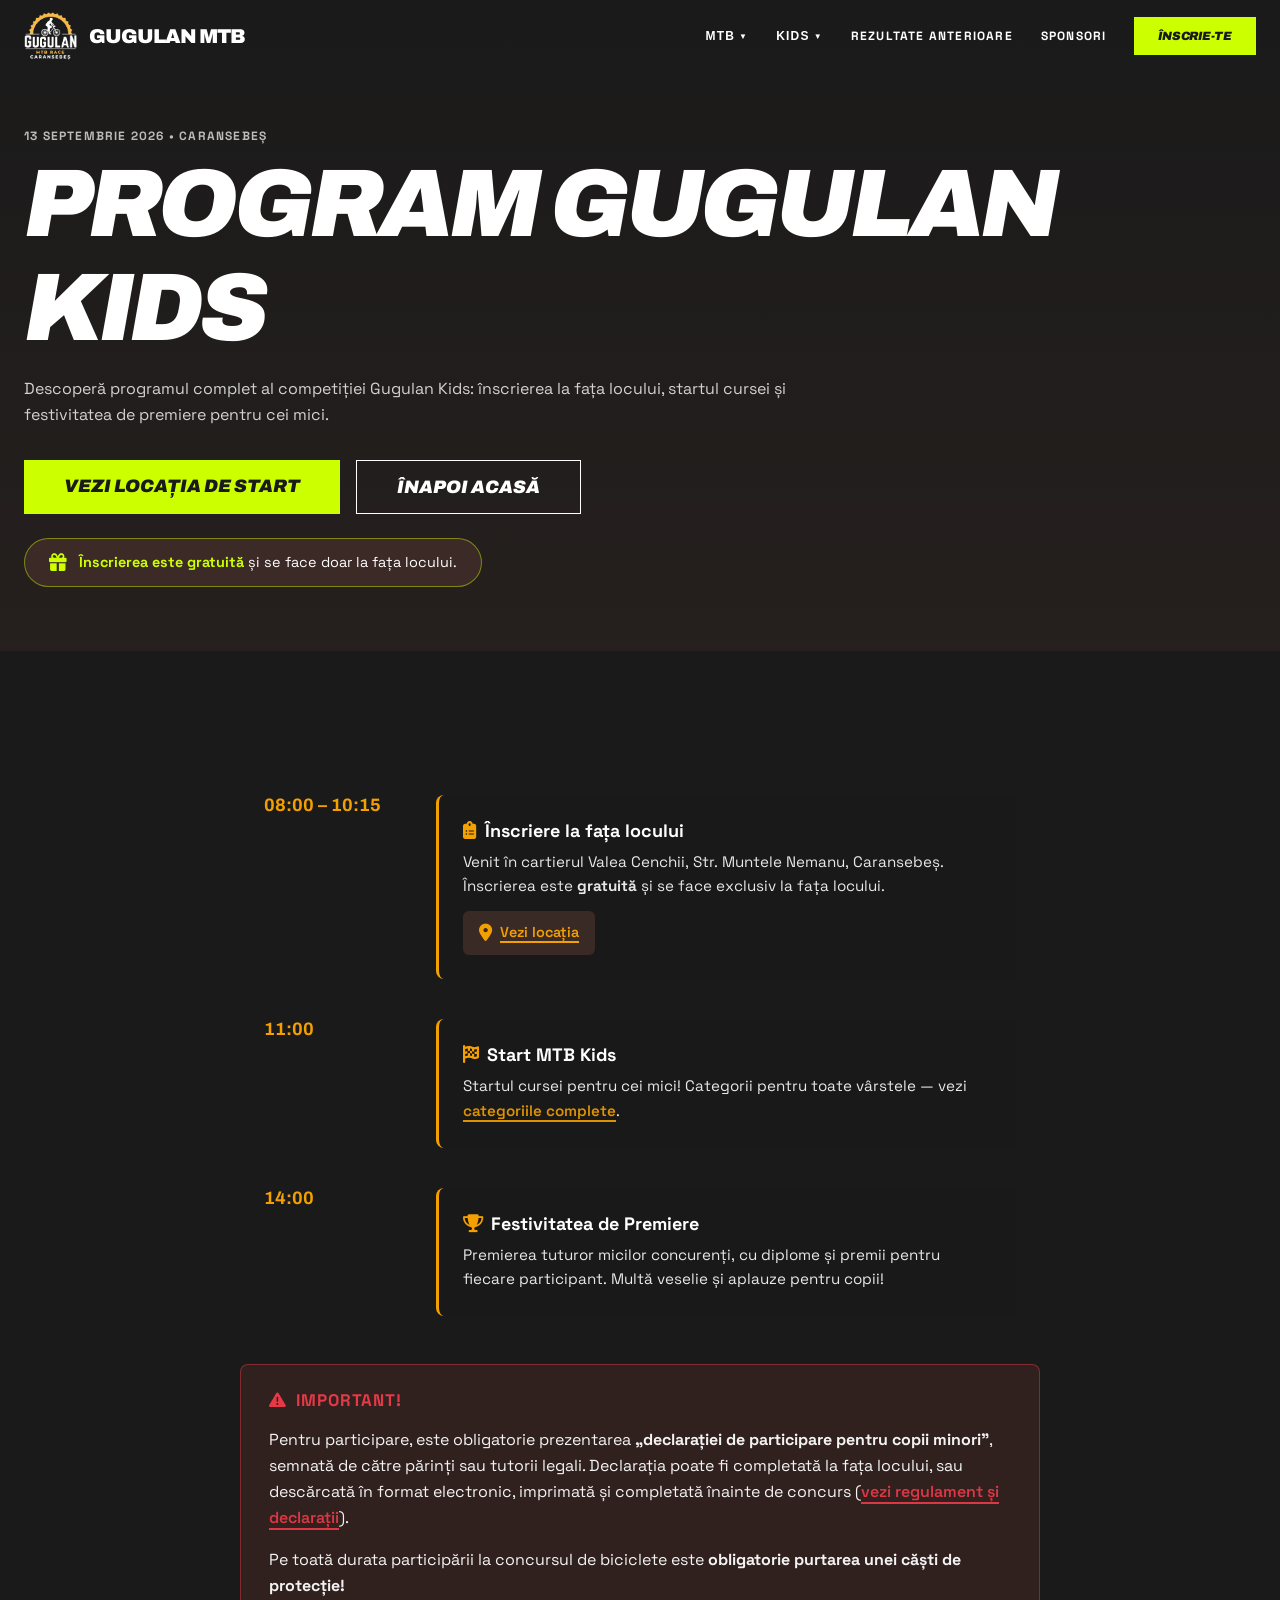
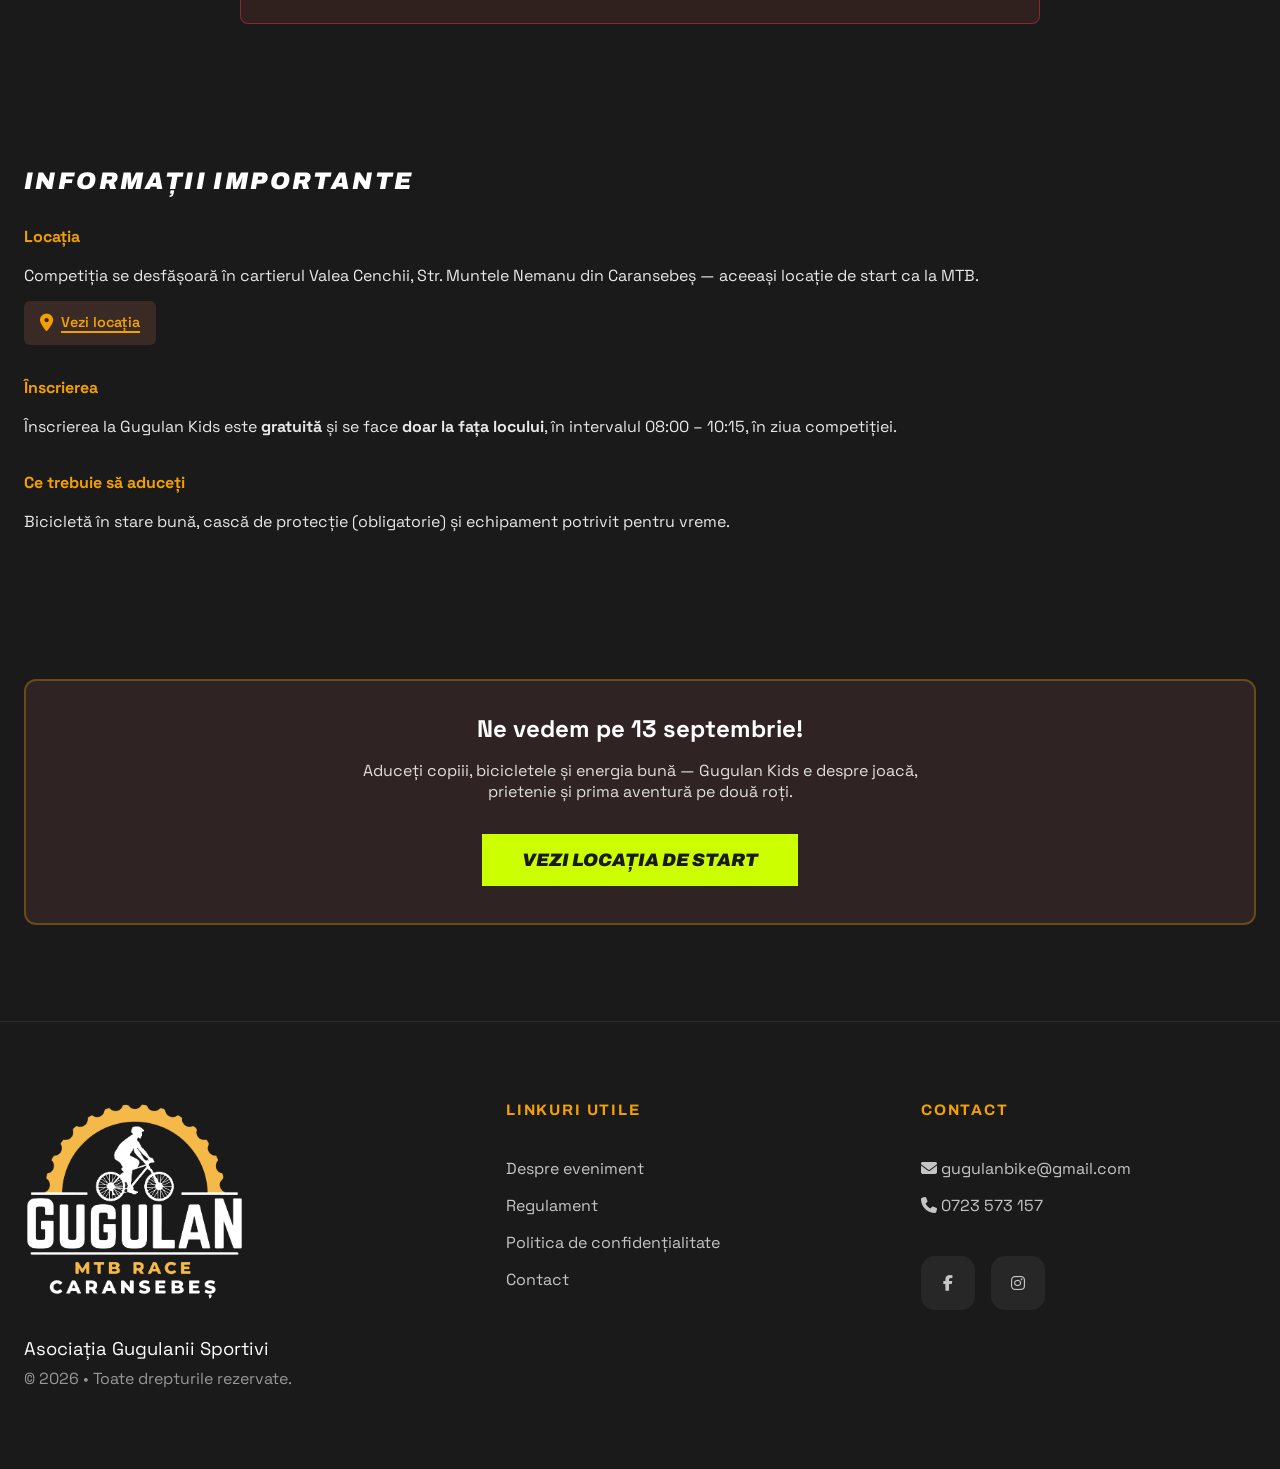
<file: program-kids.html>
<!DOCTYPE html>
<html lang="ro">
<head>
<meta charset="utf-8"/>
<meta name="viewport" content="width=device-width, initial-scale=1"/>
<title>Program Kids • Gugulan MTB</title>
<meta name="description" content="Programul Gugulan Kids 2026: înscriere gratuită la fața locului, start la ora 11:00 și festivitatea de premiere pe 13 septembrie, în Caransebeș."/>
<meta name="author" content="Gugulan MTB"/>
<meta name="twitter:site" content="@gugulanmtb"/>
<meta property="og:title" content="Program Kids • Gugulan MTB"/>
<meta property="og:description" content="Programul Gugulan Kids 2026: înscriere gratuită la fața locului, start la ora 11:00 și festivitatea de premiere pe 13 septembrie, în Caransebeș."/>
<meta property="og:type" content="website"/>
<meta name="twitter:card" content="summary_large_image"/>
<link rel="stylesheet" href="styles.css"/>
<link rel="canonical" href="/program-kids"/>
<meta name="robots" content="index, follow"/>
<!-- Favicon -->
<link rel="apple-touch-icon" sizes="180x180" href="assets/apple-touch-icon.png">
<link rel="icon" type="image/png" sizes="32x32" href="assets/favicon-32x32.png">
<link rel="icon" type="image/png" sizes="16x16" href="assets/favicon-16x16.png">
<link rel="shortcut icon" href="assets/favicon.ico">
<link rel="manifest" href="site.webmanifest">
<link rel="stylesheet"
href="https://cdnjs.cloudflare.com/ajax/libs/font-awesome/6.7.2/css/all.min.css">
<meta name="theme-color" content="#ffffff">
<style>
.program-timeline {
  max-width: 800px;
  margin: 3rem auto;
  position: relative;
  padding: 0 1.5rem;
}
.program-item {
  display: flex;
  gap: 2rem;
  margin-bottom: 2.5rem;
  position: relative;
}
.program-time {
  flex: 0 0 140px;
  font-weight: 700;
  font-size: 1.125rem;
  color: var(--brand);
  font-family: 'Archivo', sans-serif;
}
.program-content {
  flex: 1;
  padding: 1.5rem;
  background: color-mix(in oklch, var(--dirt) 95%, transparent);
  border-radius: 8px;
  border-left: 3px solid var(--brand);
  position: relative;
  transition: transform 0.3s ease, border-color 0.3s ease;
}
.program-content:hover {
  transform: translateX(6px);
  border-color: var(--lime);
}
.program-content h3 {
  margin: 0 0 0.5rem 0;
  font-size: 1.125rem;
  font-weight: 700;
  color: var(--peak);
}
.program-content p {
  margin: 0;
  opacity: 0.9;
  line-height: 1.625;
  font-size: 0.95rem;
}
.program-content a, .program-location a {
  color: var(--brand);
  font-weight: 600;
  text-decoration: none;
  border-bottom: 2px solid var(--brand);
}
.program-content a:hover, .program-location a:hover {
  opacity: 0.8;
}
.program-location {
  display: inline-flex;
  align-items: center;
  gap: 0.5rem;
  margin-top: 0.75rem;
  padding: 0.75rem 1rem;
  background: color-mix(in oklch, var(--brand) 15%, var(--dirt));
  border-radius: 6px;
  font-size: 0.9rem;
  color: var(--brand);
}
.program-location i {
  font-size: 1.1rem;
}
.kids-free-badge {
  display: inline-flex;
  align-items: center;
  gap: 0.75rem;
  margin-top: 1.5rem;
  padding: 0.9rem 1.5rem;
  background: color-mix(in oklch, var(--lime) 12%, var(--dirt));
  border: 1px solid color-mix(in oklch, var(--lime) 45%, transparent);
  border-radius: 999px;
  font-size: 0.9rem;
  color: var(--peak);
}
.kids-free-badge i { color: var(--lime); font-size: 1.1rem; flex-shrink: 0; }
.kids-free-badge strong { color: var(--lime); }
.kids-alert {
  max-width: 800px;
  margin: 0 auto 3rem;
  padding: 1.5rem 1.75rem;
  background: color-mix(in oklch, var(--red-accent) 12%, var(--dirt));
  border: 1px solid color-mix(in oklch, var(--red-accent) 45%, transparent);
  border-radius: 8px;
}
.kids-alert h4 {
  display: flex;
  align-items: center;
  gap: 0.6rem;
  margin: 0 0 1rem 0;
  color: var(--red-accent);
  font-weight: 700;
  font-size: 1.05rem;
  text-transform: uppercase;
  letter-spacing: 0.05em;
}
.kids-alert p { margin: 0 0 1rem 0; opacity: 0.95; line-height: 1.625; }
.kids-alert p:last-child { margin-bottom: 0; }
.kids-alert a { color: var(--red-accent); font-weight: 600; text-decoration: none; border-bottom: 2px solid var(--red-accent); }
.kids-alert a:hover { opacity: 0.8; }
@media (max-width: 640px) {
  .program-item {
    gap: 1rem;
    margin-bottom: 2rem;
  }
  .program-time {
    flex: 0 0 90px;
    font-size: 0.9rem;
  }
  .program-content {
    padding: 1rem;
  }
  .program-content h3 {
    font-size: 1rem;
  }
  .program-content p {
    font-size: 0.9rem;
  }
  .program-location {
    font-size: 0.85rem;
    padding: 0.6rem 0.8rem;
  }
  .kids-free-badge {
    font-size: 0.8rem;
    padding: 0.75rem 1.1rem;
  }
  .kids-alert {
    padding: 1.25rem;
  }
}

@media (max-width: 480px) {
  .program-item {
    flex-direction: column;
    gap: 0.5rem;
  }
  .program-time {
    flex: 1;
    font-size: 0.85rem;
  }
  .program-content {
    padding: 0.9rem;
  }
  .program-content h3 {
    font-size: 0.95rem;
  }
  .program-content p {
    font-size: 0.85rem;
  }
}
</style>
</head>
<body>

<!-- Navbar -->
<nav id="main-nav" class="navbar">
  <div class="navbar-inner">
    <a href="https://gugulanmtb.ro/" class="navbar-logo">
      <img id="nav-logo" src="assets/logo.webp" alt="Gugulan MTB Race Caransebeș" width="120" height="110"/>
      <span>Gugulan MTB</span>
    </a>

    <!-- Desktop links -->
    <div class="nav-links-desktop">
      <div class="dropdown">
        <button class="dropdown-btn" aria-expanded="false">MTB <span class="arrow">▼</span></button>
        <div class="dropdown-menu">
          <a href="/program">Program</a>
          <a href="/categorii-premii">Categorii și Premii</a>
          <a href="/traseu">Traseu MTB</a>
          <a href="/modalitati-inscriere">Modalități și taxe de înscriere</a>
          <a href="https://racetime.ro/events/188/participants" target="_blank">Participanții Înscriși</a>
        </div>
      </div>
      <div class="dropdown">
        <button class="dropdown-btn" aria-expanded="false">Kids <span class="arrow">▼</span></button>
        <div class="dropdown-menu">
          <a href="/program-kids">Program</a>
          <a href="/categorii-premii-kids">Categorii și Premii</a>
          <a href="/locatie-kids">Locație Kids</a>
        </div>
      </div>
      <a href="https://liniadesosire.ro/rezultate/gugulan-mtb-run-2025/" class="nav-link">Rezultate Anterioare</a>
      <a href="https://gugulanmtb.ro/#sponsori" class="nav-link">Sponsori</a>
      <a href="https://racetime.ro/events/188/register" class="btn-cta">Înscrie-te</a>
    </div>

    <!-- Mobile buttons -->
    <div class="nav-mobile">
      <a href="https://racetime.ro/events/188/register" class="btn-cta" style="padding:0.5rem 1rem;font-size:11px;">Înscrie-te</a>
      <button class="hamburger" id="hamburger-btn" aria-label="Meniu">
        <span></span><span></span><span></span>
      </button>
    </div>
  </div>

  <!-- Mobile menu -->
  <div class="mobile-menu" id="mobile-menu">
    <div class="mobile-dropdown">
      <button class="mobile-dropdown-toggle" onclick="this.nextElementSibling.classList.toggle('open');this.querySelector('span:last-child').textContent=this.nextElementSibling.classList.contains('open')?'−':'+'">
        MTB <span>+</span>
      </button>
      <div class="mobile-dropdown-items">
        <a href="/program">Program</a>
        <a href="/categorii-premii">Categorii și Premii</a>
        <a href="/traseu">Traseu MTB</a>
        <a href="/modalitati-inscriere">Modalități și taxe</a>
        <a href="https://racetime.ro/events/188/participants" target="_blank">Participanții Înscriși</a>
      </div>
    </div>
    <div class="mobile-dropdown">
      <button class="mobile-dropdown-toggle" onclick="this.nextElementSibling.classList.toggle('open');this.querySelector('span:last-child').textContent=this.nextElementSibling.classList.contains('open')?'−':'+'">
        Kids <span>+</span>
      </button>
      <div class="mobile-dropdown-items">
        <a href="/program-kids">Program</a>
        <a href="/categorii-premii-kids">Categorii și Premii</a>
        <a href="/locatie-kids">Locație Kids</a>
      </div>
    </div>
    <a href="https://liniadesosire.ro/rezultate/gugulan-mtb-run-2025/" class="mobile-link">Rezultate Anterioare</a>
    <a href="https://gugulanmtb.ro/#sponsori" class="mobile-link" style="border-bottom:none;">Sponsori</a>
    <a href="https://racetime.ro/events/188/register" class="btn-cta" style="display:block;text-align:center;padding:1rem;margin-top:1.5rem;font-size:1.125rem;">Înscrie-te</a>
  </div>
</nav>

<!-- Program Kids Hero -->
<section class="traseu-hero">
  <div class="traseu-hero-bg"></div>
  <div class="traseu-hero-content">
    <div class="traseu-meta">13 SEPTEMBRIE 2026 • CARANSEBEȘ</div>
    <h1 class="traseu-title">Program Gugulan Kids</h1>
    <p class="traseu-desc">Descoperă programul complet al competiției Gugulan Kids: înscrierea la fața locului, startul cursei și festivitatea de premiere pentru cei mici.</p>
    <div class="traseu-hero-buttons">
      <a href="https://www.google.com/maps?q=45.4091146,22.1965201&z=17&hl=en" target="_blank" rel="noopener" class="hero-btn-primary">Vezi Locația de Start</a>
      <a href="/" class="hero-btn-secondary">Înapoi Acasă</a>
    </div>
    <div class="kids-free-badge">
      <i class="fa-solid fa-gift"></i>
      <span><strong>Înscrierea este gratuită</strong> și se face doar la fața locului.</span>
    </div>
  </div>
</section>

<!-- Program Timeline -->
<section class="section section-dark">
  <div class="premii-container">
    <div class="program-timeline">

      <div class="program-item">
        <div class="program-time">08:00 – 10:15</div>
        <div class="program-content">
          <h3><i class="fa-solid fa-clipboard-list" style="color:var(--brand);margin-right:0.5rem;"></i>Înscriere la fața locului</h3>
          <p>Venit în cartierul Valea Cenchii, Str. Muntele Nemanu, Caransebeș. Înscrierea este <strong>gratuită</strong> și se face exclusiv la fața locului.</p>
          <div class="program-location">
            <i class="fa-solid fa-location-dot"></i>
            <a href="https://www.google.com/maps?q=45.4091146,22.1965201&z=17&hl=en" target="_blank">Vezi locația</a>
          </div>
        </div>
      </div>

      <div class="program-item">
        <div class="program-time">11:00</div>
        <div class="program-content">
          <h3><i class="fa-solid fa-flag-checkered" style="color:var(--brand);margin-right:0.5rem;"></i>Start MTB Kids</h3>
          <p>Startul cursei pentru cei mici! Categorii pentru toate vârstele — vezi <a href="/categorii-premii-kids">categoriile complete</a>.</p>
        </div>
      </div>

      <div class="program-item">
        <div class="program-time">14:00</div>
        <div class="program-content">
          <h3><i class="fa-solid fa-trophy" style="color:var(--brand);margin-right:0.5rem;"></i>Festivitatea de Premiere</h3>
          <p>Premierea tuturor micilor concurenți, cu diplome și premii pentru fiecare participant. Multă veselie și aplauze pentru copii!</p>
        </div>
      </div>

    </div>

    <div class="kids-alert">
      <h4><i class="fa-solid fa-triangle-exclamation"></i>Important!</h4>
      <p>Pentru participare, este obligatorie prezentarea <strong>„declarației de participare pentru copii minori”</strong>, semnată de către părinți sau tutorii legali. Declarația poate fi completată la fața locului, sau descărcată în format electronic, imprimată și completată înainte de concurs (<a href="/regulament-declaratii#declaratii">vezi regulament și declarații</a>).</p>
      <p>Pe toată durata participării la concursul de biciclete este <strong>obligatorie purtarea unei căști de protecție!</strong></p>
    </div>
  </div>
</section>

<!-- Info Section -->
<section class="section section-dark" style="padding-top:0;">
  <div class="premii-container">
    <h3 class="section-title" style="font-size:1.5rem;letter-spacing:0.1em;margin-bottom:2rem;">Informații Importante</h3>

    <div style="display:grid;gap:2rem;max-width:1024px;">
      <div>
        <h4 style="font-weight:700;margin-bottom:1rem;color:var(--brand);">Locația</h4>
        <p style="opacity:0.9;line-height:1.625;">Competiția se desfășoară în cartierul Valea Cenchii, Str. Muntele Nemanu din Caransebeș — aceeași locație de start ca la MTB.</p>
        <div class="program-location">
          <i class="fa-solid fa-location-dot"></i>
          <a href="https://www.google.com/maps?q=45.4091146,22.1965201&z=17&hl=en" target="_blank">Vezi locația</a>
        </div>
      </div>

      <div>
        <h4 style="font-weight:700;margin-bottom:1rem;color:var(--brand);">Înscrierea</h4>
        <p style="opacity:0.9;line-height:1.625;">Înscrierea la Gugulan Kids este <strong>gratuită</strong> și se face <strong>doar la fața locului</strong>, în intervalul 08:00 – 10:15, în ziua competiției.</p>
      </div>

      <div>
        <h4 style="font-weight:700;margin-bottom:1rem;color:var(--brand);">Ce trebuie să aduceți</h4>
        <p style="opacity:0.9;line-height:1.625;">Bicicletă în stare bună, cască de protecție (obligatorie) și echipament potrivit pentru vreme.</p>
      </div>
    </div>
  </div>
</section>

<!-- Call to Action -->
<section class="section section-dark" style="padding-top:3rem;">
  <div class="premii-container">
    <div style="text-align:center;padding:2rem;background:color-mix(in oklch, var(--brand) 10%, var(--dirt));border-radius:12px;border:2px solid color-mix(in oklch, var(--brand) 30%, transparent);">
      <h3 style="font-size:1.5rem;margin-bottom:1rem;color:var(--peak);">Ne vedem pe 13 septembrie!</h3>
      <p style="opacity:0.85;margin-bottom:2rem;max-width:600px;margin-left:auto;margin-right:auto;">Aduceți copiii, bicicletele și energia bună — Gugulan Kids e despre joacă, prietenie și prima aventură pe două roți.</p>
      <a href="https://www.google.com/maps?q=45.4091146,22.1965201&z=17&hl=en" target="_blank" rel="noopener" class="hero-btn-primary" style="display:inline-block;">Vezi Locația de Start</a>
    </div>
  </div>
</section>

<!-- Footer -->
<footer class="footer">

    <div class="container footer-grid">

        <!-- Logo -->

        <div class="footer-brand">

            <img src="assets/logo.webp" alt="Gugulan MTB">

            <p>Asociația Gugulanii Sportivi</p>

            <span>© 2026 • Toate drepturile rezervate.</span>

        </div>

        <!-- Links -->

        <div class="footer-nav">

            <h4>Linkuri utile</h4>

            <a href="/despre-eveniment">Despre eveniment</a>
            <a href="/regulament-declaratii">Regulament</a>
            <a href="/politica-de-confidentialitate">Politica de confidențialitate</a>
            <a href="/contact">Contact</a>

        </div>

        <!-- Contact -->

<div class="footer-contact">

    <h4>Contact</h4>

    <a href="mailto:gugulanbike@gmail.com">
        <i class="fa-solid fa-envelope"></i>
        gugulanbike@gmail.com
    </a>

    <a href="tel:+40723573157">
        <i class="fa-solid fa-phone"></i>
        0723 573 157
    </a>

    <div class="footer-social">

        <a href="https://www.facebook.com/gugulanmtb" target="_blank">
            <i class="fa-brands fa-facebook-f"></i>
        </a>

        <a href="https://www.instagram.com/gugulanmtbrace/" target="_blank">
            <i class="fa-brands fa-instagram"></i>
        </a>

    </div>

</div>

    </div>

</footer>

<script src="script.js" defer></script>

</body>
</html>
</file>
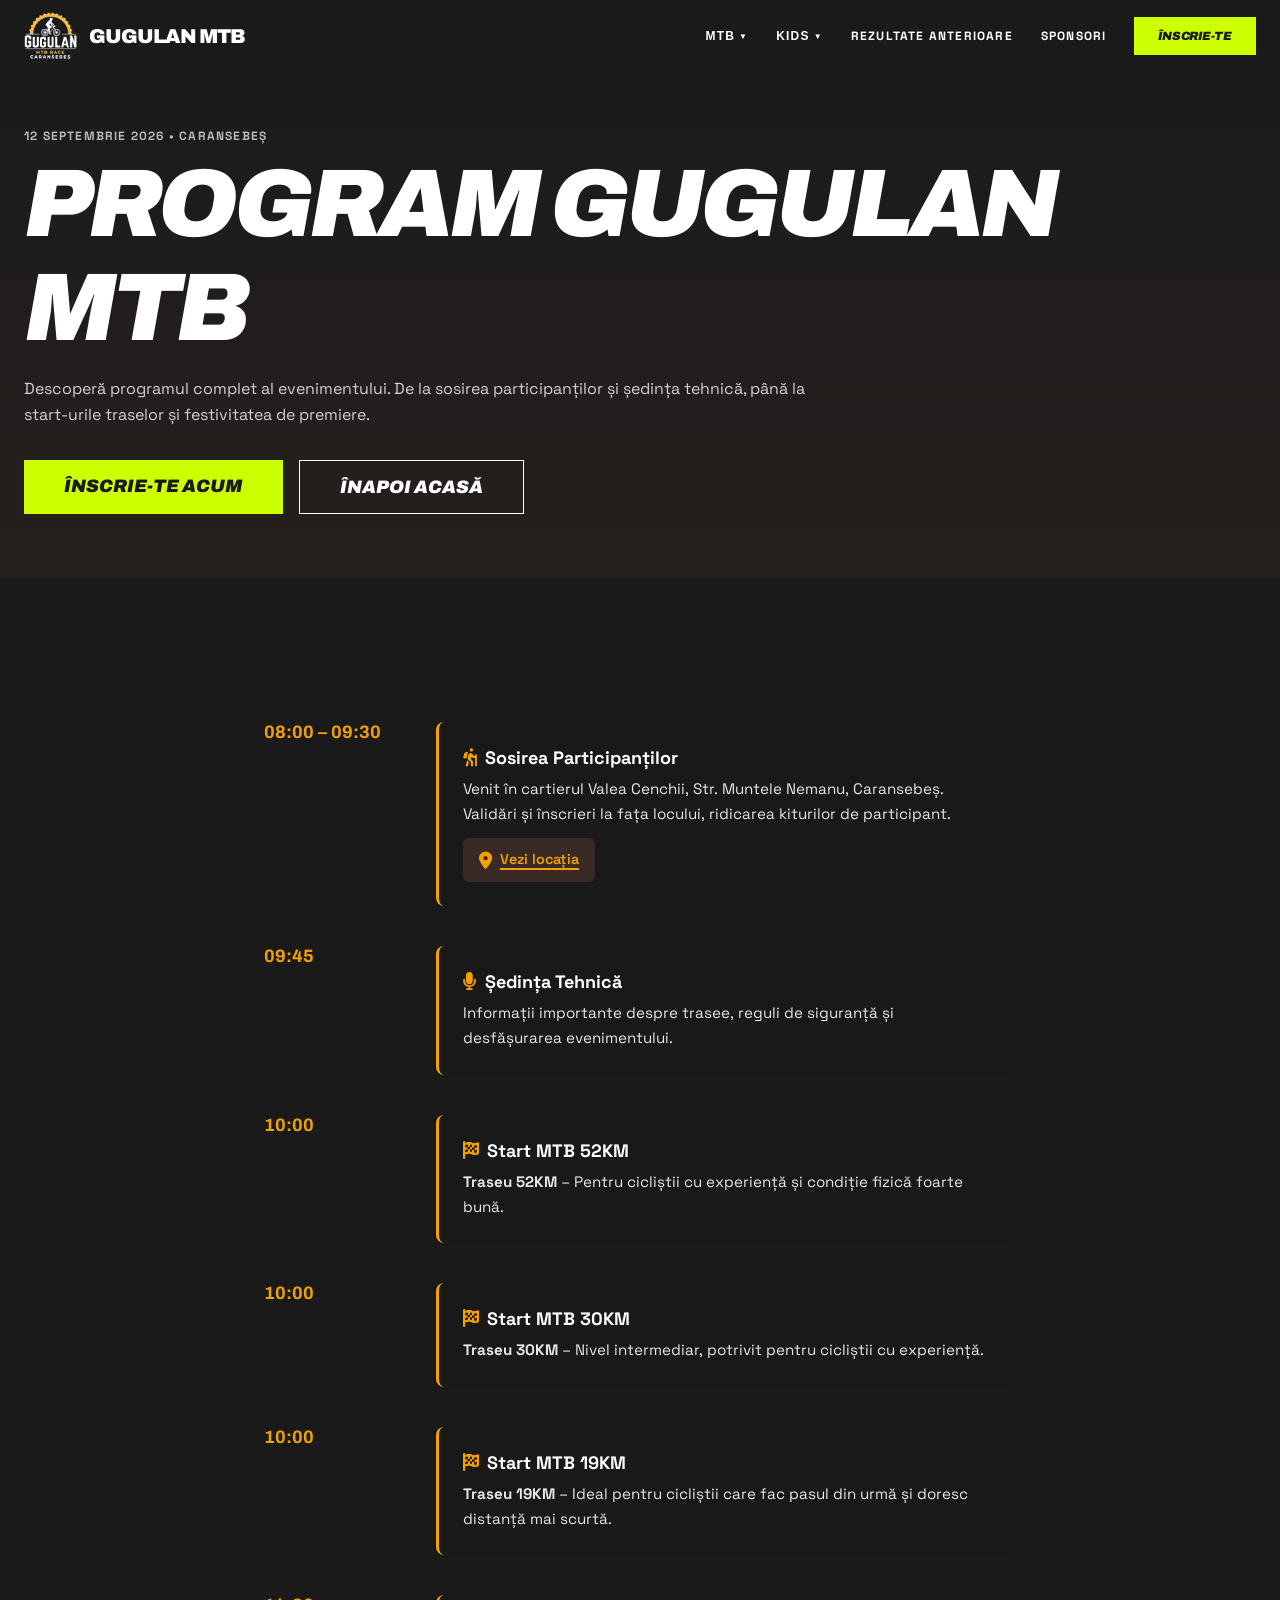
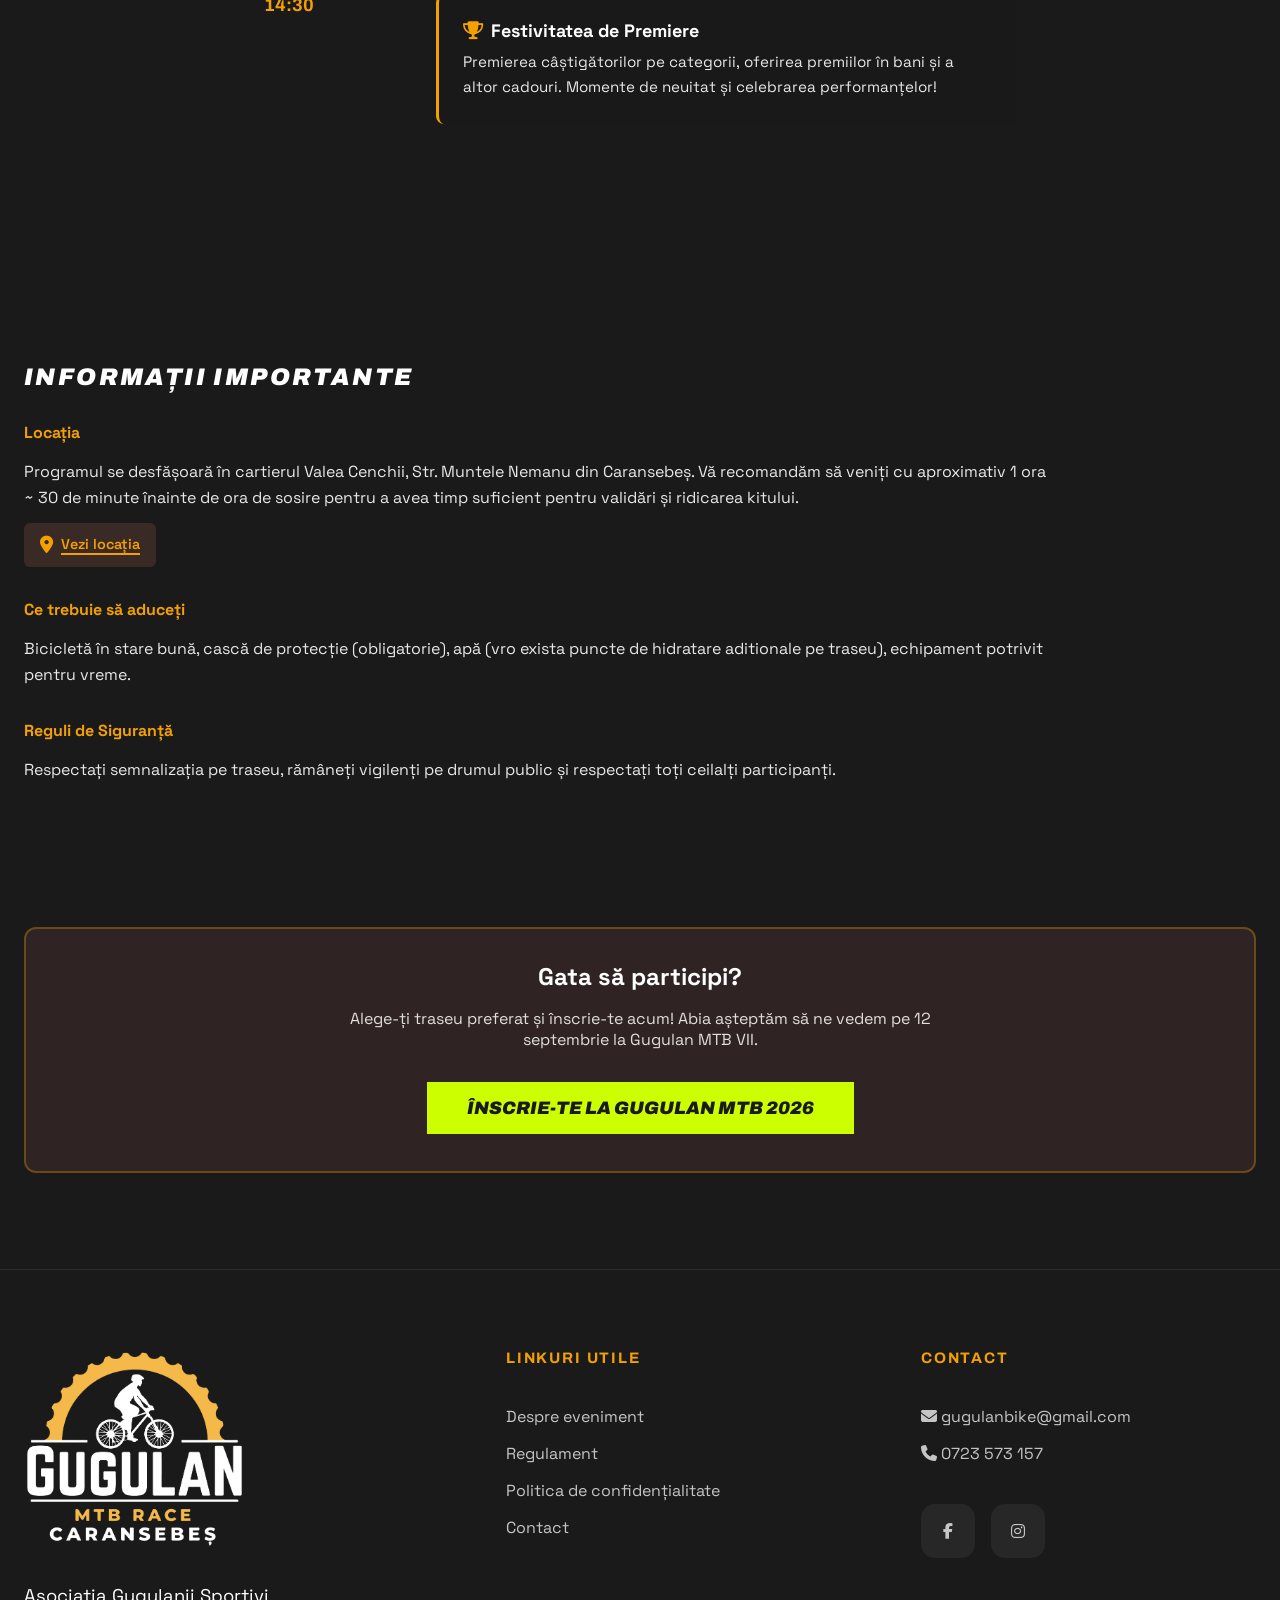
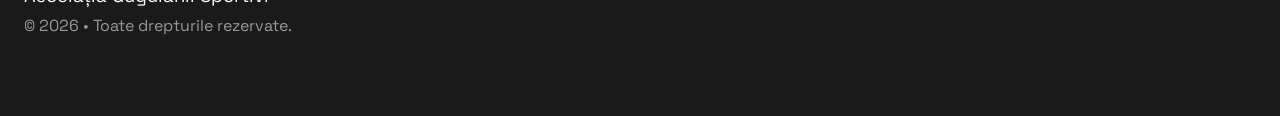
<file: program.html>
<!DOCTYPE html>
<html lang="ro">
<head>
<meta charset="utf-8"/>
<meta name="viewport" content="width=device-width, initial-scale=1"/>
<title>Program • Gugulan MTB</title>
<meta name="description" content="Program complet al Gugulan MTB 2024. Orar sosiri, ședință tehnică, start trasee și festivitatea de premiere."/>
<meta name="author" content="Gugulan MTB"/>
<meta name="twitter:site" content="@gugulanmtb"/>
<meta property="og:title" content="Program • Gugulan MTB"/>
<meta property="og:description" content="Program complet al Gugulan MTB 2024. Orar sosiri, ședință tehnică, start trasee și festivitatea de premiere."/>
<meta property="og:type" content="website"/>
<meta name="twitter:card" content="summary_large_image"/>
<link rel="stylesheet" href="styles.css"/>
<link rel="canonical" href="/program"/>
<meta name="robots" content="index, follow"/>
<!-- Favicon -->
<link rel="apple-touch-icon" sizes="180x180" href="assets/apple-touch-icon.png">
<link rel="icon" type="image/png" sizes="32x32" href="assets/favicon-32x32.png">
<link rel="icon" type="image/png" sizes="16x16" href="assets/favicon-16x16.png">
<link rel="shortcut icon" href="assets/favicon.ico">
<link rel="manifest" href="site.webmanifest">
<link rel="stylesheet"
href="https://cdnjs.cloudflare.com/ajax/libs/font-awesome/6.7.2/css/all.min.css">
<meta name="theme-color" content="#ffffff">
<style>
.program-timeline {
  max-width: 800px;
  margin: 3rem auto;
  position: relative;
  padding: 0 1.5rem;
}
.program-item {
  display: flex;
  gap: 2rem;
  margin-bottom: 2.5rem;
  position: relative;
}
.program-time {
  flex: 0 0 140px;
  font-weight: 700;
  font-size: 1.125rem;
  color: var(--brand);
  font-family: 'Archivo', sans-serif;
}
.program-content {
  flex: 1;
  padding: 1.5rem;
  background: color-mix(in oklch, var(--dirt) 95%, transparent);
  border-radius: 8px;
  border-left: 3px solid var(--brand);
  position: relative;
  transition: transform 0.3s ease, border-color 0.3s ease;
}
.program-content:hover {
  transform: translateX(6px);
  border-color: var(--lime);
}
.program-content h3 {
  margin: 0 0 0.5rem 0;
  font-size: 1.125rem;
  font-weight: 700;
  color: var(--peak);
}
.program-content p {
  margin: 0;
  opacity: 0.9;
  line-height: 1.625;
  font-size: 0.95rem;
}
.program-content a, .program-location a {
  color: var(--brand);
  font-weight: 600;
  text-decoration: none;
  border-bottom: 2px solid var(--brand);
}
.program-content a:hover, .program-location a:hover {
  opacity: 0.8;
}
.program-location {
  display: inline-flex;
  align-items: center;
  gap: 0.5rem;
  margin-top: 0.75rem;
  padding: 0.75rem 1rem;
  background: color-mix(in oklch, var(--brand) 15%, var(--dirt));
  border-radius: 6px;
  font-size: 0.9rem;
  color: var(--brand);
}
.program-location i {
  font-size: 1.1rem;
}
@media (max-width: 640px) {
  .program-item {
    gap: 1rem;
    margin-bottom: 2rem;
  }
  .program-time {
    flex: 0 0 90px;
    font-size: 0.9rem;
  }
  .program-content {
    padding: 1rem;
  }
  .program-content h3 {
    font-size: 1rem;
  }
  .program-content p {
    font-size: 0.9rem;
  }
}

@media (max-width: 480px) {
  .program-item {
    flex-direction: column;
    gap: 0.5rem;
  }
  .program-time {
    flex: 1;
    font-size: 0.85rem;
  }
  .program-content {
    padding: 0.9rem;
  }
  .program-content h3 {
    font-size: 0.95rem;
  }
  .program-content p {
    font-size: 0.85rem;
  }
  .program-location {
    font-size: 0.85rem;
    padding: 0.6rem 0.8rem;
  }
}
</style>
</head>
<body>

<!-- Navbar -->
<nav id="main-nav" class="navbar">
  <div class="navbar-inner">
    <a href="https://gugulanmtb.ro/" class="navbar-logo">
      <img id="nav-logo" src="assets/logo.webp" alt="Gugulan MTB Race Caransebeș" width="120" height="110"/>
      <span>Gugulan MTB</span>
    </a>

    <!-- Desktop links -->
    <div class="nav-links-desktop">
      <div class="dropdown">
        <button class="dropdown-btn" aria-expanded="false">MTB <span class="arrow">▼</span></button>
        <div class="dropdown-menu">
          <a href="/program">Program</a>
          <a href="/categorii-premii">Categorii și Premii</a>
          <a href="/traseu">Traseu MTB</a>
          <a href="/modalitati-inscriere">Modalități și taxe de înscriere</a>
          <a href="https://racetime.ro/events/188/participants" target="_blank">Participanții Înscriși</a>
        </div>
      </div>
      <div class="dropdown">
        <button class="dropdown-btn" aria-expanded="false">Kids <span class="arrow">▼</span></button>
        <div class="dropdown-menu">
          <a href="/program-kids">Program</a>
          <a href="/categorii-premii-kids">Categorii și Premii</a>
          <a href="/locatie-kids">Locație Kids</a>
        </div>
      </div>
      <a href="https://liniadesosire.ro/rezultate/gugulan-mtb-run-2025/" class="nav-link">Rezultate Anterioare</a>
      <a href="https://gugulanmtb.ro/#sponsori" class="nav-link">Sponsori</a>
      <a href="https://racetime.ro/events/188/register" class="btn-cta">Înscrie-te</a>
    </div>

    <!-- Mobile buttons -->
    <div class="nav-mobile">
      <a href="https://racetime.ro/events/188/register" class="btn-cta" style="padding:0.5rem 1rem;font-size:11px;">Înscrie-te</a>
      <button class="hamburger" id="hamburger-btn" aria-label="Meniu">
        <span></span><span></span><span></span>
      </button>
    </div>
  </div>

  <!-- Mobile menu -->
  <div class="mobile-menu" id="mobile-menu">
    <div class="mobile-dropdown">
      <button class="mobile-dropdown-toggle" onclick="this.nextElementSibling.classList.toggle('open');this.querySelector('span:last-child').textContent=this.nextElementSibling.classList.contains('open')?'−':'+'">
        MTB <span>+</span>
      </button>
      <div class="mobile-dropdown-items">
        <a href="/program">Program</a>
        <a href="/categorii-premii">Categorii și Premii</a>
        <a href="/traseu">Traseu MTB</a>
        <a href="/modalitati-inscriere">Modalități și taxe</a>
        <a href="https://racetime.ro/events/188/participants" target="_blank">Participanții Înscriși</a>
      </div>
    </div>
    <div class="mobile-dropdown">
      <button class="mobile-dropdown-toggle" onclick="this.nextElementSibling.classList.toggle('open');this.querySelector('span:last-child').textContent=this.nextElementSibling.classList.contains('open')?'−':'+'">
        Kids <span>+</span>
      </button>
      <div class="mobile-dropdown-items">
        <a href="/program-kids">Program</a>
        <a href="/categorii-premii-kids">Categorii și Premii</a>
        <a href="/locatie-kids">Locație Kids</a>
      </div>
    </div>
    <a href="https://liniadesosire.ro/rezultate/gugulan-mtb-run-2025/" class="mobile-link">Rezultate Anterioare</a>
    <a href="https://gugulanmtb.ro/#sponsori" class="mobile-link" style="border-bottom:none;">Sponsori</a>
    <a href="https://racetime.ro/events/188/register" class="btn-cta" style="display:block;text-align:center;padding:1rem;margin-top:1.5rem;font-size:1.125rem;">Înscrie-te</a>
  </div>
</nav>

<!-- Program Hero -->
<section class="traseu-hero">
  <div class="traseu-hero-bg"></div>
  <div class="traseu-hero-content">
    <div class="traseu-meta">12 SEPTEMBRIE 2026 • CARANSEBEȘ</div>
    <h1 class="traseu-title">Program Gugulan MTB</h1>
    <p class="traseu-desc">Descoperă programul complet al evenimentului. De la sosirea participanților și ședința tehnică, până la start-urile traselor și festivitatea de premiere.</p>
    <div class="traseu-hero-buttons">
      <a href="https://racetime.ro/events/188/register" class="hero-btn-primary">Înscrie-te Acum</a>
      <a href="/" class="hero-btn-secondary">Înapoi Acasă</a>
    </div>
  </div>
</section>

<!-- Program Timeline -->
<section class="section section-dark">
  <div class="premii-container">
    <div class="program-timeline">
      
      <div class="program-item">
        <div class="program-time">08:00 – 09:30</div>
        <div class="program-content">
          <h3><i class="fa-solid fa-person-hiking" style="color:var(--brand);margin-right:0.5rem;"></i>Sosirea Participanților</h3>
          <p>Venit în cartierul Valea Cenchii, Str. Muntele Nemanu, Caransebeș. Validări și înscrieri la fața locului, ridicarea kiturilor de participant.</p>
          <div class="program-location">
            <i class="fa-solid fa-location-dot"></i>
            <a href="https://www.google.com/maps?q=45.4091146,22.1965201&z=17&hl=en" target="_blank">Vezi locația</a>
          </div>
        </div>
      </div>

      <div class="program-item">
        <div class="program-time">09:45</div>
        <div class="program-content">
          <h3><i class="fa-solid fa-microphone" style="color:var(--brand);margin-right:0.5rem;"></i>Ședința Tehnică</h3>
          <p>Informații importante despre trasee, reguli de siguranță și desfășurarea evenimentului.</p>
        </div>
      </div>

      <div class="program-item">
        <div class="program-time">10:00</div>
        <div class="program-content">
          <h3><i class="fa-solid fa-flag-checkered" style="color:var(--brand);margin-right:0.5rem;"></i>Start MTB 52KM</h3>
          <p><strong>Traseu 52KM</strong> – Pentru cicliștii cu experiență și condiție fizică foarte bună.</p>
        </div>
      </div>

      <div class="program-item">
        <div class="program-time">10:00</div>
        <div class="program-content">
          <h3><i class="fa-solid fa-flag-checkered" style="color:var(--brand);margin-right:0.5rem;"></i>Start MTB 30KM</h3>
          <p><strong>Traseu 30KM</strong> – Nivel intermediar, potrivit pentru cicliștii cu experiență.</p>
        </div>
      </div>

      <div class="program-item">
        <div class="program-time">10:00</div>
        <div class="program-content">
          <h3><i class="fa-solid fa-flag-checkered" style="color:var(--brand);margin-right:0.5rem;"></i>Start MTB 19KM</h3>
          <p><strong>Traseu 19KM</strong> – Ideal pentru cicliștii care fac pasul din urmă și doresc distanță mai scurtă.</p>
        </div>
      </div>

      <div class="program-item">
        <div class="program-time">14:30</div>
        <div class="program-content">
          <h3><i class="fa-solid fa-trophy" style="color:var(--brand);margin-right:0.5rem;"></i>Festivitatea de Premiere</h3>
          <p>Premierea câștigătorilor pe categorii, oferirea premiilor în bani și a altor cadouri. Momente de neuitat și celebrarea performanțelor!</p>
        </div>
      </div>

    </div>
  </div>
</section>

<!-- Info Section -->
<section class="section section-dark">
  <div class="premii-container">
    <h3 class="section-title" style="font-size:1.5rem;letter-spacing:0.1em;margin-bottom:2rem;">Informații Importante</h3>
    
    <div style="display:grid;gap:2rem;max-width:1024px;">
      <div>
        <h4 style="font-weight:700;margin-bottom:1rem;color:var(--brand);">Locația</h4>
        <p style="opacity:0.9;line-height:1.625;">Programul se desfășoară în cartierul Valea Cenchii, Str. Muntele Nemanu din Caransebeș. Vă recomandăm să veniți cu aproximativ 1 ora ~ 30 de minute înainte de ora de sosire pentru a avea timp suficient pentru validări și ridicarea kitului.</p>

        <div class="program-location">
            <i class="fa-solid fa-location-dot"></i>
            <a href="https://www.google.com/maps?q=45.4091146,22.1965201&z=17&hl=en" target="_blank">Vezi locația</a>
          </div>
      </div>
      
      <div>
        <h4 style="font-weight:700;margin-bottom:1rem;color:var(--brand);">Ce trebuie să aduceți</h4>
        <p style="opacity:0.9;line-height:1.625;">Bicicletă în stare bună, cască de protecție (obligatorie), apă (vro exista puncte de hidratare aditionale pe traseu), echipament potrivit pentru vreme.</p>
      </div>
      
      <div>
        <h4 style="font-weight:700;margin-bottom:1rem;color:var(--brand);">Reguli de Siguranță</h4>
        <p style="opacity:0.9;line-height:1.625;">Respectați semnalizația pe traseu, rămâneți vigilenți pe drumul public și respectați toți ceilalți participanți.</p>
      </div>
    </div>
  </div>
</section>

<!-- Call to Action -->
<section class="section section-dark" style="padding-top:3rem;">
  <div class="premii-container">
    <div style="text-align:center;padding:2rem;background:color-mix(in oklch, var(--brand) 10%, var(--dirt));border-radius:12px;border:2px solid color-mix(in oklch, var(--brand) 30%, transparent);">
      <h3 style="font-size:1.5rem;margin-bottom:1rem;color:var(--peak);">Gata să participi?</h3>
      <p style="opacity:0.85;margin-bottom:2rem;max-width:600px;margin-left:auto;margin-right:auto;">Alege-ți traseu preferat și înscrie-te acum! Abia așteptăm să ne vedem pe 12 septembrie la Gugulan MTB VII.</p>
      <a href="https://racetime.ro/events/188/register" class="hero-btn-primary" style="display:inline-block;">Înscrie-te la Gugulan MTB 2026</a>
    </div>
  </div>
</section>

<!-- Footer -->
<footer class="footer">

    <div class="container footer-grid">

        <!-- Logo -->

        <div class="footer-brand">

            <img src="assets/logo.webp" alt="Gugulan MTB">

            <p>Asociația Gugulanii Sportivi</p>

            <span>© 2026 • Toate drepturile rezervate.</span>

        </div>

        <!-- Links -->

        <div class="footer-nav">

            <h4>Linkuri utile</h4>

            <a href="/despre-eveniment">Despre eveniment</a>
            <a href="/regulament-declaratii">Regulament</a>
            <a href="/politica-de-confidentialitate">Politica de confidențialitate</a>
            <a href="/contact">Contact</a>

        </div>

        <!-- Contact -->

<div class="footer-contact">

    <h4>Contact</h4>

    <a href="mailto:gugulanbike@gmail.com">
        <i class="fa-solid fa-envelope"></i>
        gugulanbike@gmail.com
    </a>

    <a href="tel:+40723573157">
        <i class="fa-solid fa-phone"></i>
        0723 573 157
    </a>

    <div class="footer-social">

        <a href="https://www.facebook.com/gugulanmtb" target="_blank">
            <i class="fa-brands fa-facebook-f"></i>
        </a>

        <a href="https://www.instagram.com/gugulanmtbrace/" target="_blank">
            <i class="fa-brands fa-instagram"></i>
        </a>

    </div>

</div>

    </div>

</footer>

<script src="script.js" defer></script>

</body>
</html>
</file>
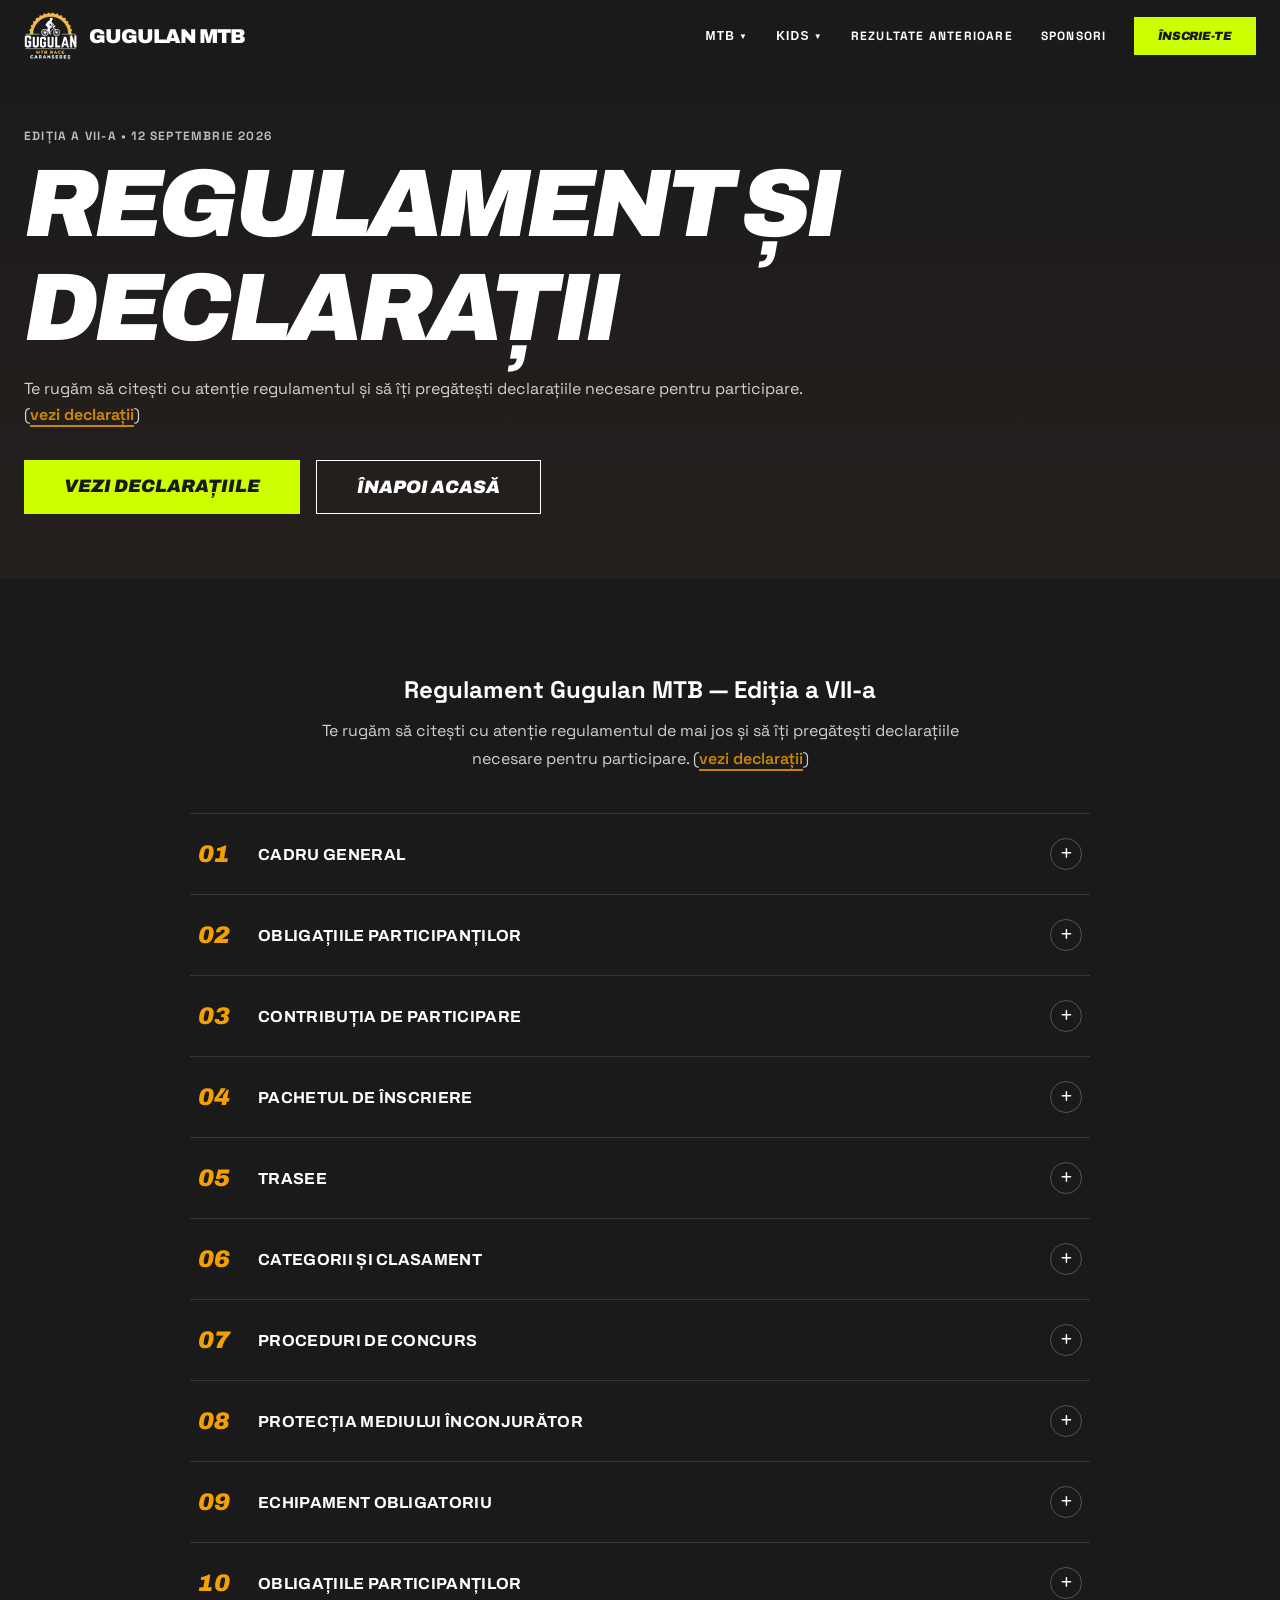
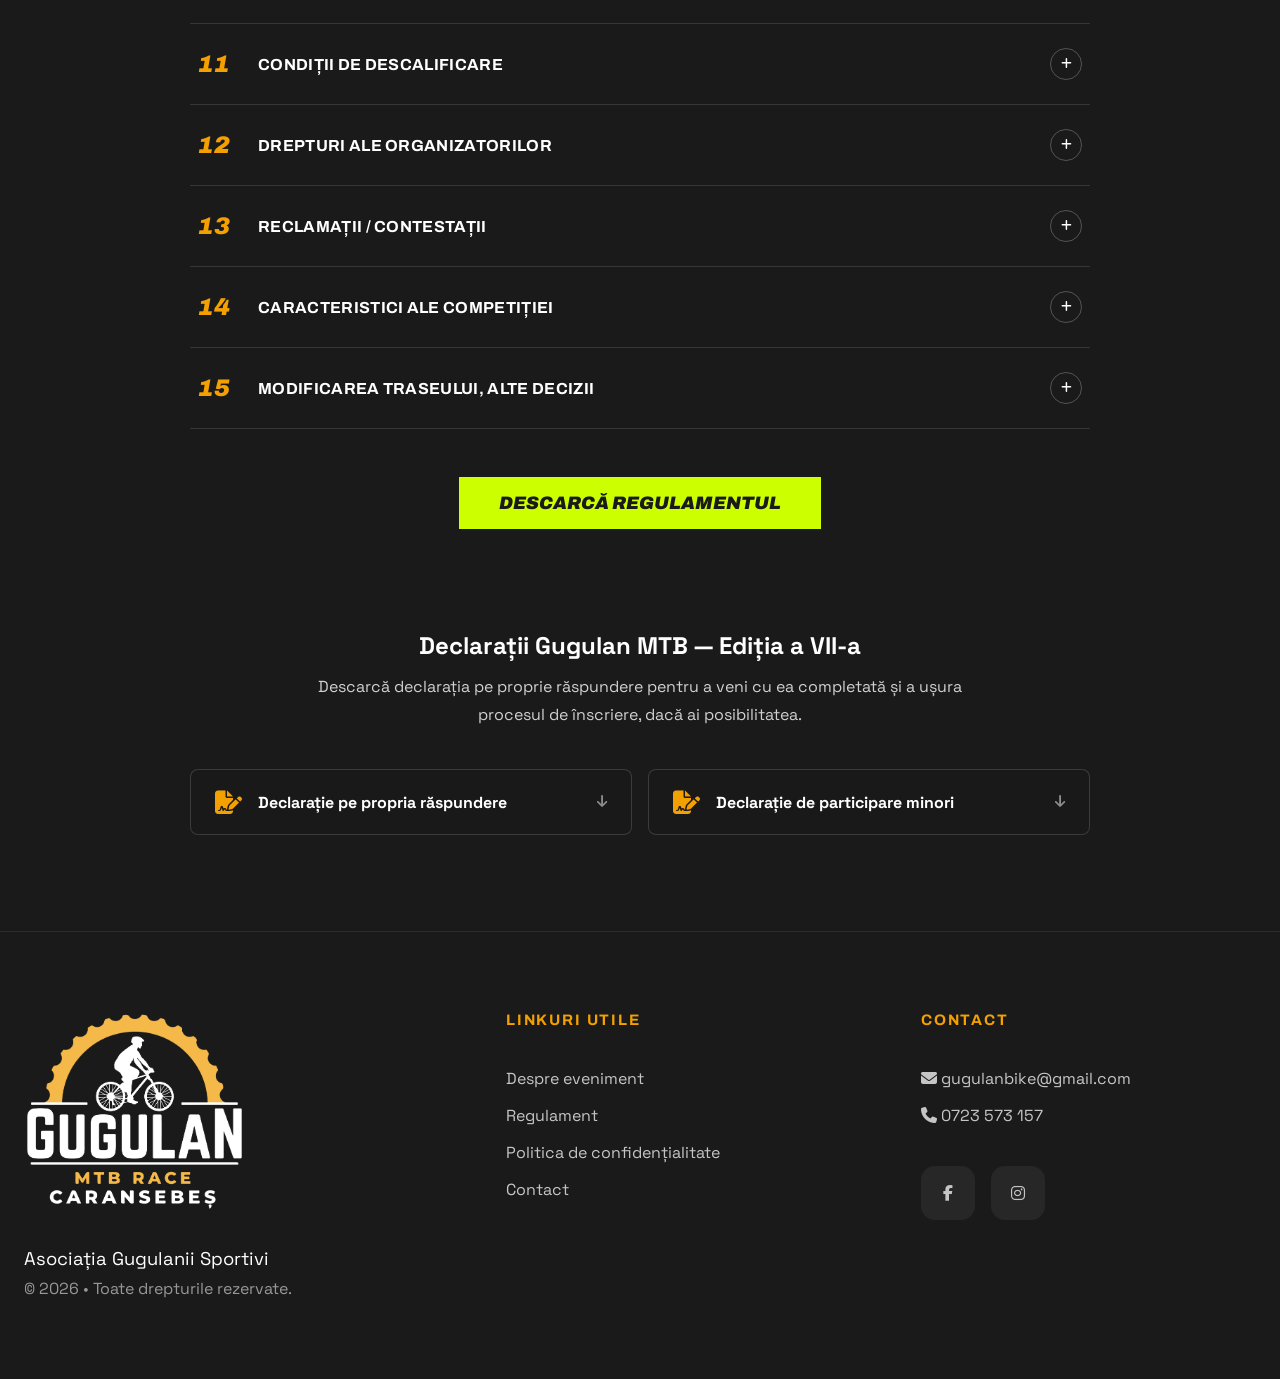
<file: regulament-declaratii.html>
<!DOCTYPE html>
<html lang="ro">
<head>
<meta charset="utf-8"/>
<meta name="viewport" content="width=device-width, initial-scale=1"/>
<title>Regulament și Declarații • Gugulan MTB</title>
<meta name="description" content="Regulamentul complet al competiției Gugulan MTB 2026 și declarațiile necesare pentru participare (proprie răspundere și minori)."/>
<meta name="author" content="Gugulan MTB"/>
<meta name="twitter:site" content="@gugulanmtb"/>
<meta property="og:title" content="Regulament și Declarații • Gugulan MTB"/>
<meta property="og:description" content="Regulamentul complet al competiției Gugulan MTB 2026 și declarațiile necesare pentru participare (proprie răspundere și minori)."/>
<meta property="og:type" content="website"/>
<meta name="twitter:card" content="summary_large_image"/>
<link rel="stylesheet" href="styles.css"/>
<link rel="canonical" href="/regulament-declaratii"/>
<meta name="robots" content="index, follow"/>
<!-- Favicon -->
<link rel="apple-touch-icon" sizes="180x180" href="assets/apple-touch-icon.png">
<link rel="icon" type="image/png" sizes="32x32" href="assets/favicon-32x32.png">
<link rel="icon" type="image/png" sizes="16x16" href="assets/favicon-16x16.png">
<link rel="shortcut icon" href="assets/favicon.ico">
<link rel="manifest" href="site.webmanifest">
<link rel="stylesheet"
href="https://cdnjs.cloudflare.com/ajax/libs/font-awesome/6.7.2/css/all.min.css">
<meta name="theme-color" content="#ffffff">
<style>
.declaratii-grid {
  display: grid;
  grid-template-columns: repeat(auto-fit, minmax(280px, 1fr));
  gap: 1rem;
  max-width: 900px;
  margin: 2.5rem auto 0;
}
.declaratii-btn {
  display: flex;
  align-items: center;
  gap: 1rem;
  padding: 1.25rem 1.5rem;
  background: color-mix(in oklch, var(--dirt) 95%, transparent);
  border: 1px solid color-mix(in oklch, var(--peak) 15%, transparent);
  border-radius: 8px;
  color: var(--peak);
  text-decoration: none;
  font-weight: 700;
  transition: transform 0.3s ease, border-color 0.3s ease, background-color 0.3s ease;
}
.declaratii-btn i:first-child { font-size: 1.5rem; color: var(--brand); flex-shrink: 0; }
.declaratii-btn i:last-child { margin-left: auto; opacity: 0.5; font-size: 0.85rem; }
.declaratii-btn:hover {
  transform: translateY(-4px);
  border-color: var(--lime);
  background: color-mix(in oklch, var(--lime) 8%, var(--dirt));
}
.regulament-download {
  text-align: center;
  margin: 3rem auto 0;
}
</style>
</head>
<body>

<!-- Navbar -->
<nav id="main-nav" class="navbar">
  <div class="navbar-inner">
    <a href="https://gugulanmtb.ro/" class="navbar-logo">
      <img id="nav-logo" src="assets/logo.webp" alt="Gugulan MTB Race Caransebeș" width="120" height="110"/>
      <span>Gugulan MTB</span>
    </a>

    <!-- Desktop links -->
    <div class="nav-links-desktop">
      <div class="dropdown">
        <button class="dropdown-btn" aria-expanded="false">MTB <span class="arrow">▼</span></button>
        <div class="dropdown-menu">
          <a href="/program">Program</a>
          <a href="/categorii-premii">Categorii și Premii</a>
          <a href="/traseu">Traseu MTB</a>
          <a href="/modalitati-inscriere">Modalități și taxe de înscriere</a>
          <a href="https://racetime.ro/events/188/participants" target="_blank">Participanții Înscriși</a>
        </div>
      </div>
      <div class="dropdown">
        <button class="dropdown-btn" aria-expanded="false">Kids <span class="arrow">▼</span></button>
        <div class="dropdown-menu">
          <a href="/program-kids">Program</a>
          <a href="/categorii-premii-kids">Categorii și Premii</a>
          <a href="/locatie-kids">Locație Kids</a>
        </div>
      </div>
      <a href="https://liniadesosire.ro/rezultate/gugulan-mtb-run-2025/" class="nav-link">Rezultate Anterioare</a>
      <a href="https://gugulanmtb.ro/#sponsori" class="nav-link">Sponsori</a>
      <a href="https://racetime.ro/events/188/register" class="btn-cta">Înscrie-te</a>
    </div>

    <!-- Mobile buttons -->
    <div class="nav-mobile">
      <a href="https://racetime.ro/events/188/register" class="btn-cta" style="padding:0.5rem 1rem;font-size:11px;">Înscrie-te</a>
      <button class="hamburger" id="hamburger-btn" aria-label="Meniu">
        <span></span><span></span><span></span>
      </button>
    </div>
  </div>

  <!-- Mobile menu -->
  <div class="mobile-menu" id="mobile-menu">
    <div class="mobile-dropdown">
      <button class="mobile-dropdown-toggle" onclick="this.nextElementSibling.classList.toggle('open');this.querySelector('span:last-child').textContent=this.nextElementSibling.classList.contains('open')?'−':'+'">
        MTB <span>+</span>
      </button>
      <div class="mobile-dropdown-items">
        <a href="/program">Program</a>
        <a href="/categorii-premii">Categorii și Premii</a>
        <a href="/traseu">Traseu MTB</a>
        <a href="/modalitati-inscriere">Modalități și taxe</a>
        <a href="https://racetime.ro/events/188/participants" target="_blank">Participanții Înscriși</a>
      </div>
    </div>
    <div class="mobile-dropdown">
      <button class="mobile-dropdown-toggle" onclick="this.nextElementSibling.classList.toggle('open');this.querySelector('span:last-child').textContent=this.nextElementSibling.classList.contains('open')?'−':'+'">
        Kids <span>+</span>
      </button>
      <div class="mobile-dropdown-items">
        <a href="/program-kids">Program</a>
        <a href="/categorii-premii-kids">Categorii și Premii</a>
        <a href="/locatie-kids">Locație Kids</a>
      </div>
    </div>
    <a href="https://liniadesosire.ro/rezultate/gugulan-mtb-run-2025/" class="mobile-link">Rezultate Anterioare</a>
    <a href="https://gugulanmtb.ro/#sponsori" class="mobile-link" style="border-bottom:none;">Sponsori</a>
    <a href="https://racetime.ro/events/188/register" class="btn-cta" style="display:block;text-align:center;padding:1rem;margin-top:1.5rem;font-size:1.125rem;">Înscrie-te</a>
  </div>
</nav>

<!-- Hero -->
<section class="traseu-hero">
  <div class="traseu-hero-bg"></div>
  <div class="traseu-hero-content">
    <div class="traseu-meta">EDIȚIA A VII-A • 12 SEPTEMBRIE 2026</div>
    <h1 class="traseu-title">Regulament și Declarații</h1>
    <p class="traseu-desc">Te rugăm să citești cu atenție regulamentul și să îți pregătești declarațiile necesare pentru participare. (<a href="#declaratii">vezi declarații</a>)</p>
    <div class="traseu-hero-buttons">
      <a href="#declaratii" class="hero-btn-primary">Vezi Declarațiile</a>
      <a href="/" class="hero-btn-secondary">Înapoi Acasă</a>
    </div>
  </div>
</section>

<!-- Regulament -->
<section class="section section-dark">
  <div class="premii-container">
    <h2 class="premii-section-title" style="text-align:center;border-bottom:none;margin-bottom:0.75rem;">Regulament Gugulan MTB — Ediția a VII-a</h2>
    <p class="text-body opacity-80" style="max-width:700px;margin:0 auto 2.5rem;text-align:center;">Te rugăm să citești cu atenție regulamentul de mai jos și să îți pregătești declarațiile necesare pentru participare. (<a href="#declaratii" style="color:var(--brand);font-weight:600;text-decoration:none;border-bottom:2px solid var(--brand);">vezi declarații</a>)</p>

    <div class="accordion">

      <div class="accordion-item">
        <button class="accordion-header" aria-expanded="false">
          <span class="accordion-num">01</span>
          <span class="accordion-title">Cadru general</span>
          <span class="accordion-icon"><i class="fa-solid fa-plus"></i></span>
        </button>
        <div class="accordion-panel"><div class="accordion-panel-inner"><div class="accordion-body">
          <p>1.1. Acest regulament se aplică participanților la concursul pentru juniori și adulți „Gugulan MTB 2026 Caransebeș”.</p>
          <p>1.2. Organizator al evenimentului este Asociația Gugulanii Sportivi din Caransebeș, denumită în continuare „organizator”.</p>
          <p>1.3. „Gugulan MTB 2026 Caransebeș” este o competiție de tip mountain-bike XCM. Concursul este deschis publicului larg și se adresează în principal bicicliștilor amatori (începători, intermediari și avansați) care împlinesc vârsta de 12 ani în anul concursului, precum și sportivilor legitimați la cluburi sportive și celor care dețin o licență FRC, amatori sau profesioniști.</p>
          <p>Pe traseul scurt (MTB 19 km) pot participa concurenți de sex masculin și feminin care au împlinit 12 ani în anul concursului, iar pe traseul lung (MTB 30 km sau MTB 52 km) pot participa concurenți care au împlinit 18 ani la data concursului.</p>
          <p>Copiii cu vârsta cuprinsă între 3 și 12 ani vor avea un traseu amenajat în Cartierul Valea Cenchii din Caransebeș.</p>
          <p>1.4. Sunt admise biciclete de tip „mountain bike” cu propulsare umană, în stare bună de funcționare, cu roți de 26”, 27.5” sau 29”.</p>
          <p>1.5. Înscrierea participanților se face online sau la fața locului, în intervalul orar anunțat.</p>
          <p>1.6. Prin bifarea căsuței corespunzătoare în timpul înregistrării online sau prin semnarea formularului de înscriere la fața locului, fiecare participant declară că acceptă și înțelege termenii și condițiile de participare, precum și regulamentul competiției, și își dă acordul ca imaginea sa sau alte date publice (rezultate, clasamente, fotografii etc.) să fie folosite în materialele de promovare a evenimentului, gratuit și necenzurat.</p>
          <p>1.7. Organizatorul își rezervă dreptul de a refuza înregistrarea și participarea la cursă a concurenților, din motive obiective.</p>
        </div></div></div>
      </div>

      <div class="accordion-item">
        <button class="accordion-header" aria-expanded="false">
          <span class="accordion-num">02</span>
          <span class="accordion-title">Obligațiile participanților</span>
          <span class="accordion-icon"><i class="fa-solid fa-plus"></i></span>
        </button>
        <div class="accordion-panel"><div class="accordion-panel-inner"><div class="accordion-body">
          <ul>
            <li>2.1. Participarea se face pe proprie răspundere, în deplină cunoștință a aptitudinii de a participa, a stării de sănătate fizică și mentală, precum și a stării tehnice a echipamentului.</li>
            <li>2.2. Fiecare participant este responsabil pentru propria securitate și siguranță. Organizatorii, partenerii, sponsorii, voluntarii și personalul evenimentului nu sunt responsabili pentru nicio rănire, deces sau pagubă survenită în timpul sau ca urmare a desfășurării evenimentului.</li>
            <li>2.3. Fiecare participant trebuie să semneze, la preluarea numărului de concurs, o declarație pe propria răspundere prin care își asumă riscurile participării. Este recomandat să dețină o asigurare valabilă pentru competiții sportive.</li>
            <li>2.4. Purtarea căștii de protecție este obligatorie pe toată durata concursului și a antrenamentelor. Refuzul purtării căștii atrage descalificarea.</li>
            <li>2.5. Participanții trebuie să respecte indicațiile/instrucțiunile organizatorului și ale personalului de concurs.</li>
            <li>2.6. Preluarea numărului de concurs și a pachetului de înscriere se face la fața locului sau în locațiile anunțate, în intervalul orar stabilit. Pachetul de înscriere nu poate fi expediat prin poștă în avans.</li>
            <li>2.7. Organizatorul poate interzice startul sau continuarea cursei oricărui participant aflat în stare de ebrietate, sub influența substanțelor halucinogene/dopante sau într-o stare evidentă de slăbiciune, boală ori epuizare fizică/psihică.</li>
            <li>2.8. Sportivii juniori (12–18 ani) pot participa doar însoțiți de părinte/tutore legal sau de un reprezentant al clubului la care sunt legitimați. Părintele/tutorele sau antrenorul trebuie să semneze o declarație pe propria răspundere pentru minori.</li>
          </ul>
        </div></div></div>
      </div>

      <div class="accordion-item">
        <button class="accordion-header" aria-expanded="false">
          <span class="accordion-num">03</span>
          <span class="accordion-title">Contribuția de participare</span>
          <span class="accordion-icon"><i class="fa-solid fa-plus"></i></span>
        </button>
        <div class="accordion-panel"><div class="accordion-panel-inner"><div class="accordion-body">
          <p>Copiii sub 18 ani și femeile de toate vârstele nu plătesc contribuție de participare.</p>
          <ul>
            <li>3.1. Contribuția de participare se poate achita prin transfer bancar sau numerar, la fața locului.</li>
            <li>3.2. Plata prin transfer bancar se poate efectua până în data de 10.09.2026 (ora 23:00).</li>
            <li>3.3. Înregistrările online se deschid la data și ora anunțate pe site și se încheie pe 11.09.2026 (ora 23:59).</li>
            <li>3.4. Contribuția de participare (de la 18 ani în sus, masculin), pentru MTB 19 km, 30 km și 52 km: <strong>100 lei</strong> pentru înscrierea online cu plată confirmată până pe 11.09.2026 ora 23:59 (card) / 10.09.2026 ora 23:00 (transfer bancar), respectiv <strong>130 lei</strong> pentru înscrierea și plata numerar la fața locului, pe 12.09.2026, în intervalul 09:00–10:30.</li>
            <li>3.6. În caz de neprezentare la start, abandon sau retragere din orice motiv, taxa de participare nu se returnează, nu este transmisibilă și nu este valabilă pentru un concurs ulterior.</li>
            <li>3.7. În cazul anulării competiției din motive de forță majoră sau independente de organizator, taxa de participare nu se returnează, iar organizatorul nu suportă costurile adiacente ale participanților (transport, cazare, masă etc.).</li>
          </ul>
        </div></div></div>
      </div>

      <div class="accordion-item">
        <button class="accordion-header" aria-expanded="false">
          <span class="accordion-num">04</span>
          <span class="accordion-title">Pachetul de înscriere</span>
          <span class="accordion-icon"><i class="fa-solid fa-plus"></i></span>
        </button>
        <div class="accordion-panel"><div class="accordion-panel-inner"><div class="accordion-body">
          <p>4.1. Pachetul de înscriere include:</p>
          <ul>
            <li>alimente și băuturi în zona de start/finish și pe traseu;</li>
            <li>tichet de masă;</li>
            <li>număr de concurs (cu chip de cronometrare electronică) și bride de fixare;</li>
            <li>pentru primii 100 de concurenți cu contribuția confirmată până pe 11.09.2026: tricou cu logo Gugulan MTB;</li>
            <li>produse oferite de sponsori și parteneri.</li>
          </ul>
        </div></div></div>
      </div>

      <div class="accordion-item">
        <button class="accordion-header" aria-expanded="false">
          <span class="accordion-num">05</span>
          <span class="accordion-title">Trasee</span>
          <span class="accordion-icon"><i class="fa-solid fa-plus"></i></span>
        </button>
        <div class="accordion-panel"><div class="accordion-panel-inner"><div class="accordion-body">
          <p>5.1. Concursul se desfășoară pe 3 trasee diferite — scurt (~19 km), mediu (~30 km) și lung (~52 km) — pentru a acoperi nivelurile de pregătire ale participanților amatori și profesioniști. Traseele vor fi definitivate și anunțate cu cel puțin 2 săptămâni înainte de concurs.</p>
          <ul>
            <li>Traseu 19 km — accesibil sportivilor de nivel intermediar și începătorilor cu o condiție fizică bună; diferență de nivel pozitivă de cca. 267 m; dificultate ușoară.</li>
            <li>Traseu 30 km — accesibil sportivilor avansați; diferență de nivel pozitivă de cca. 797 m; dificultate medie.</li>
            <li>Traseu 52 km — accesibil sportivilor avansați; diferență de nivel pozitivă de cca. 1.672 m; dificultate sporită.</li>
          </ul>
          <p>5.4. Organizatorii nu își asumă răspunderea pentru obiectele pierdute sau uitate pe traseu; vă rugăm să predați orice obiect găsit organizatorilor, pentru a fi restituit posesorului.</p>
        </div></div></div>
      </div>

      <div class="accordion-item">
        <button class="accordion-header" aria-expanded="false">
          <span class="accordion-num">06</span>
          <span class="accordion-title">Categorii și clasament</span>
          <span class="accordion-icon"><i class="fa-solid fa-plus"></i></span>
        </button>
        <div class="accordion-panel"><div class="accordion-panel-inner"><div class="accordion-body">
          <p>6.1. Participanții se pot înregistra în următoarele categorii de vârstă (anul nașterii), în funcție de traseul ales:</p>
          <ul>
            <li>Masculin 13-18 ani (2013-2008) — MTB 19 km</li>
            <li>Feminin 13-18 (2013-2008) — MTB 19 km</li>
            <li>Masculin 19-39 (2007-1987) — toate traseele &amp; eBike 30 km</li>
            <li>Masculin 40+ (1986+) — toate traseele &amp; eBike 30 km</li>
            <li>Masculin 50+ (1976+) — toate traseele &amp; eBike 30 km</li>
            <li>Feminin 19+ (2007+) — toate traseele &amp; eBike 30 km</li>
          </ul>
          <p>6.2. Încadrarea în categoria de vârstă se face exclusiv în funcție de anul nașterii, indiferent de lună și zi (diferența dintre anul curent și anul nașterii concurentului).</p>
          <p>6.3. Se fac clasamente pentru categoriile de mai sus, precum și un clasament general.</p>
          <p>6.4. Se premiază (medalie) primii 3 clasați la fiecare categorie. Premiile în bani se acordă în funcție de categorie și traseu — vezi distribuția completă pe pagina <a href="/categorii-premii">Categorii și Premii</a>.</p>
          <p>6.5. Premiile în produse, medalii și bani se decernează la festivitatea organizată după concurs și nu se expediază prin poștă. Premiile în bani se încasează numerar, exclusiv de către câștigător, în baza actului de identitate (copie CI/certificat de naștere).</p>
          <p>6.6. Numărul minim de participanți la o categorie este de 7. Dacă nu se întrunește acest număr, categoria se comasează cu cea mai apropiată categorie validă; dacă nicio categorie nu întrunește numărul minim, toate categoriile devin OPEN (comasate).</p>
          <p>6.7. Concurenții pot schimba traseul de concurs cât timp înscrierile online sunt deschise, printr-o solicitare scrisă la <a href="mailto:gugulanbike@gmail.com">gugulanbike@gmail.com</a>. După 11.09.2026 (ora 23:00) nu mai este posibil.</p>
        </div></div></div>
      </div>

      <div class="accordion-item">
        <button class="accordion-header" aria-expanded="false">
          <span class="accordion-num">07</span>
          <span class="accordion-title">Proceduri de concurs</span>
          <span class="accordion-icon"><i class="fa-solid fa-plus"></i></span>
        </button>
        <div class="accordion-panel"><div class="accordion-panel-inner"><div class="accordion-body">
          <p>7.1. Ședința tehnică — se ține în ziua concursului, pentru toți participanții, la linia de start, condusă de directorul de concurs. Se recomandă prezența tuturor participanților.</p>
          <p>7.2. Cronometrarea — se face la secundă, cu un sistem electronic pe bază de chip-uri. Fiecare participant poartă un chip personalizat, netransmisibil; este responsabilitatea participantului să monteze corect numărul de concurs (care conține chipul).</p>
          <p>7.3. Timp limită de parcurgere: MTB 19 km — 3:00 ore; MTB 30 km — 5:00 ore; MTB 52 km — 6:00 ore, de la start. După acest timp, concurentul care nu trece linia de sosire este considerat descalificat.</p>
          <p>7.4. Timp limită intermediar pentru MTB 30 km (după a doua buclă, la intrarea în bucla 3, în Valea Cenchii): 3:30 ore de la start. După acest timp, concurentul care nu ajunge la punctul intermediar este descalificat; poate continua traseul pe proprie răspundere, fără chip, deși se recomandă întoarcerea în zona Start/Sosire. Pentru celelalte trasee nu există timpi intermediari.</p>
          <p>7.5. Numărul de concurs se ridică pe baza actului de identitate, se montează pe ghidon (bicicliști) sau pe piept (alergători) și trebuie să fie vizibil pe tot parcursul concursului, nemodificat. În caz de abandon, se predă reprezentanților organizatorului.</p>
          <p>7.6. Startul se dă la ora stabilită și anunțată pe site. Rămâne deschis 15 minute după ora oficială; cei porniți în acest interval sunt cronometrați conform orei oficiale de start. Cei care pornesc după acest interval nu vor fi clasați.</p>
          <p>7.7. Retragerea din concurs/abandonul se declară doar la punctele de control sau în zona Start/Sosire, păstrând numărul de concurs (fără chip). Neanunțarea retragerii poate declanșa o operațiune de căutare-salvare pe cheltuiala participantului. Fiecare participant este responsabil pentru propriul transport și traseu de revenire după retragere.</p>
          <p>7.8. Organizatorul poate opri un participant care s-a accidentat, nu s-a încadrat în timpii-limită anunțați sau în cazuri excepționale.</p>
          <p>7.9. Pe traseu sunt amplasate puncte de control obligatorii; participanții care nu trec printr-un punct de control, indiferent de motiv, vor fi descalificați.</p>
        </div></div></div>
      </div>

      <div class="accordion-item">
        <button class="accordion-header" aria-expanded="false">
          <span class="accordion-num">08</span>
          <span class="accordion-title">Protecția mediului înconjurător</span>
          <span class="accordion-icon"><i class="fa-solid fa-plus"></i></span>
        </button>
        <div class="accordion-panel"><div class="accordion-panel-inner"><div class="accordion-body">
          <p>8.1. Este strict interzisă aruncarea deșeurilor de orice fel (bidoane, flacoane, tuburi de gel, ambalaje) în orice loc de pe traseu, în afara punctelor amenajate sau a punctelor de control. Nerespectarea acestei reguli atrage descalificarea.</p>
        </div></div></div>
      </div>

      <div class="accordion-item">
        <button class="accordion-header" aria-expanded="false">
          <span class="accordion-num">09</span>
          <span class="accordion-title">Echipament obligatoriu</span>
          <span class="accordion-icon"><i class="fa-solid fa-plus"></i></span>
        </button>
        <div class="accordion-panel"><div class="accordion-panel-inner"><div class="accordion-body">
          <ul>
            <li>9.1. Echipamentul obligatoriu constă în cască de protecție și numărul de concurs care conține chipul de cronometrare.</li>
            <li>9.2. Bicicleta trebuie verificată de concurent înaintea concursului și trebuie să fie în stare bună de funcționare.</li>
            <li>9.3. Se recomandă utilizarea recipientelor pentru lichide între punctele de alimentare.</li>
            <li>9.4. Alte recomandări: ochelari, pompă, cameră de rezervă, petice pentru pană și leviere, trusă de scule, telefon mobil protejat de umezeală, echipament de ciclism adecvat vremii.</li>
          </ul>
        </div></div></div>
      </div>

      <div class="accordion-item">
        <button class="accordion-header" aria-expanded="false">
          <span class="accordion-num">10</span>
          <span class="accordion-title">Obligațiile participanților</span>
          <span class="accordion-icon"><i class="fa-solid fa-plus"></i></span>
        </button>
        <div class="accordion-panel"><div class="accordion-panel-inner"><div class="accordion-body">
          <ul>
            <li>să cunoască regulamentul competiției;</li>
            <li>să înțeleagă că echipajul de prim ajutor rămâne în zona de start/sosire;</li>
            <li>să înțeleagă că organizatorii sunt exonerați de răspundere dacă persoane neidentificate sau publicul deteriorează marcajele;</li>
            <li>să participe la ședința tehnică și să rețină informațiile transmise de organizatori;</li>
            <li>să respecte în totalitate traseul și să treacă prin fiecare punct de control (sunt interzise scurtăturile);</li>
            <li>în caz de ieșire din traseu (din orice motiv), reintrarea trebuie făcută prin același punct pe unde s-a ieșit;</li>
            <li>să treacă prin toate punctele de control stabilite;</li>
            <li>să respecte regulile de circulație — traseul nu este închis altor participanți la trafic (autovehicule, pietoni, turiști, animale etc.);</li>
            <li>să permită oricărui concurent mai rapid să îl depășească fără obstrucții;</li>
            <li>să anunțe imediat abandonul la primul arbitru de traseu, punct de control, punct de alimentare, la Start-Sosire sau la telefonul organizatorilor;</li>
            <li>să își transporte singur echipamentul înapoi în zona de start/sosire, în caz de abandon;</li>
            <li>să dea dovadă de fair-play față de ceilalți concurenți;</li>
            <li>sunt interzise: bicicletele electrice sau cu motor, motocicletele, tractarea de către un alt vehicul, ajutoarele din afara concursului;</li>
            <li>să anunțe la primul arbitru de traseu/post de control orice problemă sesizată pe traseu;</li>
            <li>să poarte întreaga responsabilitate civilă și penală pentru orice daună provocată altor persoane în timpul cursei;</li>
            <li>prin înscriere, renunță la orice drept de a solicita despăgubiri sau de a acționa în instanță organizatorii, arbitrii, voluntarii, sponsorii, partenerii sau instituțiile publice care susțin competiția, în caz de accident sau pagubă;</li>
            <li>este interzisă aruncarea ambalajelor, deșeurilor sau a altor obiecte pe traseu;</li>
            <li>este interzisă distrugerea deliberată a mediului înconjurător;</li>
            <li>respectarea naturii și a persoanelor întâlnite pe traseu;</li>
            <li>cheltuielile de deplasare, cazare, masă, înscriere etc. cad integral în responsabilitatea concurenților.</li>
          </ul>
        </div></div></div>
      </div>

      <div class="accordion-item">
        <button class="accordion-header" aria-expanded="false">
          <span class="accordion-num">11</span>
          <span class="accordion-title">Condiții de descalificare</span>
          <span class="accordion-icon"><i class="fa-solid fa-plus"></i></span>
        </button>
        <div class="accordion-panel"><div class="accordion-panel-inner"><div class="accordion-body">
          <ul>
            <li>nerespectarea regulamentului competiției;</li>
            <li>neparcurgerea traseului în întregime sau scurtarea lui;</li>
            <li>abaterile nejustificate de la traseu;</li>
            <li>circulația în sens invers pe traseu;</li>
            <li>utilizarea anvelopelor cu crampoane metalice;</li>
            <li>nerespectarea indicațiilor agenților de traseu;</li>
            <li>nefolosirea căștii de protecție pe timpul concursului;</li>
            <li>comportamentul lipsit de fair-play;</li>
            <li>folosirea ajutoarelor din afara concursului;</li>
            <li>schimbarea bicicletei în timpul concursului;</li>
            <li>modificarea numărului de concurs sau a chipului de cronometraj;</li>
            <li>aruncarea ambalajelor sau a altor deșeuri pe traseu și nerespectarea mediului înconjurător.</li>
          </ul>
          <p>Descalificările se pot face și după concurs, în urma vizualizării fotografiilor/filmărilor sau a unei sesizări fondate din partea altor concurenți. Taxa de participare nu se rambursează în caz de descalificare. Orice accident survenit în timpul desfășurării va fi în responsabilitatea celor implicați.</p>
        </div></div></div>
      </div>

      <div class="accordion-item">
        <button class="accordion-header" aria-expanded="false">
          <span class="accordion-num">12</span>
          <span class="accordion-title">Drepturi ale organizatorilor</span>
          <span class="accordion-icon"><i class="fa-solid fa-plus"></i></span>
        </button>
        <div class="accordion-panel"><div class="accordion-panel-inner"><div class="accordion-body">
          <ul>
            <li>organizatorii își rezervă dreptul de a comasa categorii dacă la una nu se prezintă cel puțin 7 concurenți;</li>
            <li>organizatorul își rezervă dreptul de a opri un participant accidentat, care nu s-a încadrat în timpii-limită sau în alte cazuri excepționale;</li>
            <li>organizatorii își rezervă dreptul de a folosi imaginea și numele concurenților în materiale de promovare;</li>
            <li>în caz de forță majoră, organizatorii pot anula sau amâna competiția, fără returnarea taxei și fără a suporta costurile adiacente ale participanților;</li>
            <li>taxa de participare nu se returnează în caz de neprezentare, abandon sau retragere; organizatorul nu suportă costul reparării/schimbării bicicletei sau echipamentelor participanților;</li>
            <li>organizatorii își rezervă dreptul de a modifica regulamentul; modificările vor fi publicate pe site, iar cele de ultim moment vor fi afișate la zona de Start-Sosire;</li>
            <li>necunoașterea regulamentului nu constituie scuză pentru nicio abatere, penalizare, descalificare sau eventuală accidentare/pagubă.</li>
          </ul>
        </div></div></div>
      </div>

      <div class="accordion-item">
        <button class="accordion-header" aria-expanded="false">
          <span class="accordion-num">13</span>
          <span class="accordion-title">Reclamații / Contestații</span>
          <span class="accordion-icon"><i class="fa-solid fa-plus"></i></span>
        </button>
        <div class="accordion-panel"><div class="accordion-panel-inner"><div class="accordion-body">
          <p>13.1. Orice participant poate depune o reclamație/contestație împotriva altui participant care nu a respectat regulile competiției, sau împotriva deciziilor oficialilor.</p>
          <p>13.2. Reclamațiile și contestațiile se depun în scris comitetului de concurs, în decurs de 15 minute de la finish-ul oficial.</p>
          <p>13.3. Contestația se depune în scris, la 15 minute de la afișarea rezultatelor provizorii complete, împreună cu o taxă de 50 lei. Rezolvarea se face în următoarele 30 de minute; taxa se returnează dacă este acceptată contestația.</p>
        </div></div></div>
      </div>

      <div class="accordion-item">
        <button class="accordion-header" aria-expanded="false">
          <span class="accordion-num">14</span>
          <span class="accordion-title">Caracteristici ale competiției</span>
          <span class="accordion-icon"><i class="fa-solid fa-plus"></i></span>
        </button>
        <div class="accordion-panel"><div class="accordion-panel-inner"><div class="accordion-body">
          <p>14.1. Evenimentul este o competiție outdoor. Traseul este neamenajat și neprotejat, în cea mai mare parte prin pădure, folosește drumuri publice (circulația rutieră nu este oprită), poteci marcate și nemarcate. Anumite porțiuni dificile vor fi semnalizate de organizatori și trebuie parcurse cu grijă. Traseul nu este închis altor participanți la trafic (autovehicule, pietoni, turiști, animale etc.), iar participanții au obligația de a respecta regulile de conduită în trafic impuse de lege. Competiția se desfășoară pe munte, într-un spațiu neamenajat și neprotejat, existând riscuri obișnuite competițiilor outdoor (coliziuni, căderi, alunecări, insolație, deshidratare, arsuri, rău de altitudine, furtuni, animale, efort fizic etc.).</p>
          <p>14.2. Parcurgerea traseului necesită experiență și cunoștințe minime:</p>
          <ul>
            <li>experiență generală privind concursurile de biciclete și o condiție fizică adecvată;</li>
            <li>cunoștințe tehnice pentru abordarea unui traseu neamenajat, prin pădure;</li>
            <li>capacitatea de a urca și coborî în siguranță pante înclinate, în condiții dificile;</li>
            <li>fair-play și o atitudine adecvată situațiilor dificile;</li>
            <li>conștientizarea faptului că nu toate riscurile competiției pot fi acoperite de măsurile de siguranță ale organizatorilor;</li>
            <li>niciun premiu nu este mai presus de sănătatea și viața proprie sau a altor participanți.</li>
          </ul>
        </div></div></div>
      </div>

      <div class="accordion-item">
        <button class="accordion-header" aria-expanded="false">
          <span class="accordion-num">15</span>
          <span class="accordion-title">Modificarea traseului, alte decizii</span>
          <span class="accordion-icon"><i class="fa-solid fa-plus"></i></span>
        </button>
        <div class="accordion-panel"><div class="accordion-panel-inner"><div class="accordion-body">
          <ul>
            <li>15.1. Organizatorul poate modifica oricând traseul sau poate anula/opri competiția, dacă aceasta nu se poate desfășura în condiții de siguranță.</li>
            <li>15.2. Suporterii pot susține orice competitor, cu condiția să respecte regulile de conduită și indicațiile oficialilor, fără a împiedica desfășurarea competiției.</li>
            <li>15.3. Pe traseu nu este permis niciun ajutor din exterior, cu excepția punctelor de realimentare amenajate.</li>
            <li>15.4. Toate deciziile sunt luate de comitetul de concurs sau de directorul de concurs.</li>
            <li>15.5. În caz de forță majoră, organizatorii pot decide modificări de traseu sau program, inclusiv amânarea sau anularea cursei, în situații excepționale.</li>
            <li>15.6. Organizatorul își rezervă dreptul de a aduce modificări informațiilor de pe site, regulamentului sau programului; acestea vor fi comunicate cu minimum 3 zile înainte de concurs sau cel târziu la preluarea numerelor de concurs.</li>
          </ul>
          <p>15.7. Asociația „Gugulanii Sportivi” organizează, pe 12 septembrie 2026, evenimentul sportiv Gugulan MTB Caransebeș. Este o asociație non-profit, fără scop comercial și fără angajați — competiția este posibilă datorită contribuțiilor de participare, sponsorilor/partenerilor și dedicației voluntarilor.</p>
        </div></div></div>
      </div>

    </div>

    <div class="regulament-download">
      <a href="https://gugulanmtb.ro/assets/Regulament-concurs-MTB-2026.doc" target="_blank" rel="noopener" class="hero-btn-primary" style="display:inline-block;">Descarcă Regulamentul</a>
    </div>
  </div>
</section>

<!-- Declaratii -->
<section id="declaratii" class="section section-dark" style="padding-top:0;">
  <div class="premii-container">
    <h2 class="premii-section-title" style="text-align:center;border-bottom:none;margin-bottom:0.75rem;">Declarații Gugulan MTB — Ediția a VII-a</h2>
    <p class="text-body opacity-80" style="max-width:700px;margin:0 auto;text-align:center;">Descarcă declarația pe proprie răspundere pentru a veni cu ea completată și a ușura procesul de înscriere, dacă ai posibilitatea.</p>

    <div class="declaratii-grid">
      <a href="https://gugulanmtb.ro/assets/DECLARATIE-PE-PROPRIA-RASPUNDERE-2026.doc" target="_blank" rel="noopener" class="declaratii-btn">
        <i class="fa-solid fa-file-signature"></i>
        <span>Declarație pe propria răspundere</span>
        <i class="fa-solid fa-arrow-down"></i>
      </a>
      <a href="https://gugulanmtb.ro/assets/DECLARATIE-PE-PROPRIA-RASPUNDERE-MINORI-2026.doc" target="_blank" rel="noopener" class="declaratii-btn">
        <i class="fa-solid fa-file-signature"></i>
        <span>Declarație de participare minori</span>
        <i class="fa-solid fa-arrow-down"></i>
      </a>
    </div>
  </div>
</section>

<!-- Footer -->
<footer class="footer">

    <div class="container footer-grid">

        <!-- Logo -->

        <div class="footer-brand">

            <img src="assets/logo.webp" alt="Gugulan MTB">

            <p>Asociația Gugulanii Sportivi</p>

            <span>© 2026 • Toate drepturile rezervate.</span>

        </div>

        <!-- Links -->

        <div class="footer-nav">

            <h4>Linkuri utile</h4>

            <a href="/despre-eveniment">Despre eveniment</a>
            <a href="/regulament-declaratii">Regulament</a>
            <a href="/politica-de-confidentialitate">Politica de confidențialitate</a>
            <a href="/contact">Contact</a>

        </div>

        <!-- Contact -->

<div class="footer-contact">

    <h4>Contact</h4>

    <a href="mailto:gugulanbike@gmail.com">
        <i class="fa-solid fa-envelope"></i>
        gugulanbike@gmail.com
    </a>

    <a href="tel:+40723573157">
        <i class="fa-solid fa-phone"></i>
        0723 573 157
    </a>

    <div class="footer-social">

        <a href="https://www.facebook.com/gugulanmtb" target="_blank">
            <i class="fa-brands fa-facebook-f"></i>
        </a>

        <a href="https://www.instagram.com/gugulanmtbrace/" target="_blank">
            <i class="fa-brands fa-instagram"></i>
        </a>

    </div>

</div>

    </div>

</footer>

<script src="script.js" defer></script>

</body>
</html>
</file>
<file: styles.css>
/* Gugulan MTB - Styles */
/* Tailwind v4 equivalent custom properties & utilities */

@import url('https://fonts.googleapis.com/css2?family=Archivo:ital,wght@0,100..900;1,100..900&family=Space+Grotesk:wght@300..700&display=swap');

:root {
  /* Gugulan MTB Race — Brand Guide v1.0 */
  --brand: #F4A000;       /* Aur Gugulan (Primary Gold) */
  --brand-deep: #9C6500;  /* Gold, darkened for AA text contrast on light backgrounds */
  --lime: #CCFF00;        /* Verde Neon — energy, CTA highlights */
  --dirt: #1A1A1A;        /* Deep Black */
  --peak: #FFFFFF;        /* White */
  --gravel: #F7F7F5;
  --gravel-dark: #ECECE8;
  --forest: #2D6A4F;      /* Verde pădure — nature imagery / backgrounds */
  --red-accent: #E63946;  /* alerts, time limits */
  --gray: #666666;        /* secondary text */
  --cta-bg: var(--lime);
  --cta-color: var(--dirt);
  --cta-hover-bg: var(--brand);
}

* { margin: 0; padding: 0; box-sizing: border-box; }

body {
  font-family: 'Space Grotesk', 'Helvetica Neue', Arial, sans-serif;
  background: var(--gravel);
  color: var(--dirt);
  -webkit-font-smoothing: antialiased;
}

.font-display { font-family: 'Archivo', 'Helvetica Neue', Arial, sans-serif; }
.font-mono { font-family: 'Space Grotesk', 'Helvetica Neue', Arial, sans-serif; }

/* Navbar */
.navbar {
  position: fixed;
  inset: 0 0 auto 0;
  z-index: 50;
  background: transparent;
  backdrop-filter: none;
  transition: all 0.3s ease;
}
.navbar.scrolled {
  background: var(--dirt);
  background-color: color-mix(in oklch, var(--dirt) 95%, transparent);
  backdrop-filter: blur(8px);
  -webkit-backdrop-filter: blur(8px);
  border-bottom: 1px solid color-mix(in oklch, var(--peak) 10%, transparent);
}
.navbar-inner {
  display: grid;
  grid-template-columns: minmax(0,1fr) auto;
  align-items: center;
  gap: 1rem;
  padding: 0.75rem 1rem;
  max-width: 1280px;
  margin: 0 auto;
}
@media (min-width: 768px) {
  .navbar-inner { padding: 0.75rem 1.5rem; }
}

.navbar-logo { display: flex; align-items: center; gap: 0.75rem; min-width: 0; text-decoration: none; }
.navbar-logo img { height: 2.5rem; width: auto; transition: transform 0.35s ease; }
.navbar-logo:hover img { transform: rotate(-8deg) scale(1.08); }
@media (min-width: 768px) { .navbar-logo img { height: 3rem; } }
.navbar-logo span {
  min-width: 0;
  overflow: hidden;
  text-overflow: ellipsis;
  white-space: nowrap;
  font-family: 'Archivo', sans-serif;
  font-size: 1.125rem;
  font-weight: 700;
  text-transform: uppercase;
  color: var(--peak);
}
@media (min-width: 768px) { .navbar-logo span { font-size: 1.25rem; font-weight: 900; letter-spacing: -0.05em; } }
@media (max-width: 767px) { .navbar-logo span { font-size: 0.9rem; font-weight: 900; letter-spacing: -0.05em; } }

/* Nav links desktop */
.nav-links-desktop { display: none; }
@media (min-width: 1024px) {
  .nav-links-desktop {
    display: flex;
    align-items: center;
    gap: 1.75rem;
    font-size: 0.75rem;
    font-weight: 700;
    text-transform: uppercase;
    letter-spacing: 0.1em;
    color: var(--peak);
  }
}

.nav-link { position: relative; color: var(--peak); text-decoration: none; padding: 0.5rem 0; transition: color 0.2s; }
.nav-link:hover { color: var(--brand); }
.nav-link::after {
  content: "";
  position: absolute;
  left: 0; right: 100%;
  bottom: 0;
  height: 2px;
  background: var(--brand);
  transition: right 0.25s ease;
}
.nav-link:hover::after { right: 0; }

/* Dropdown */
.dropdown { position: relative; }
.dropdown-btn {
  display: flex;
  align-items: center;
  gap: 0.25rem;
  padding: 0.5rem 0;
  text-transform: uppercase;
  color: var(--peak);
  background: none;
  border: none;
  cursor: pointer;
  font-size: 0.75rem;
  font-weight: 700;
  letter-spacing: 0.1em;
  transition: color 0.2s;
}
.dropdown-btn:hover { color: var(--brand); }
.dropdown-btn .arrow { font-size: 8px; }

.dropdown-menu {
  display: none;
  position: absolute;
  left: 0;
  top: 100%;
  min-width: 16rem;
  border: 1px solid color-mix(in oklch, var(--peak) 15%, transparent);
  background: var(--dirt);
  padding: 0.5rem 0;
  box-shadow: 0 10px 15px -3px rgba(0,0,0,0.3);
}
.dropdown:hover .dropdown-menu { display: block; }
.dropdown-menu a {
  display: block;
  padding: 0.625rem 1.25rem;
  font-size: 11px;
  text-transform: none;
  letter-spacing: 0.025em;
  color: color-mix(in oklch, var(--peak) 80%, transparent);
  text-decoration: none;
  transition: all 0.2s;
}
.dropdown-menu a:hover {
  background: var(--brand);
  color: var(--dirt);
}

/* CTA Button */
.btn-cta {
  background: var(--cta-bg);
  color: var(--cta-color);
  padding: 0.75rem 1.5rem;
  font-family: 'Archivo', sans-serif;
  font-weight: 900;
  text-transform: uppercase;
  font-style: italic;
  letter-spacing: -0.02em;
  text-decoration: none;
  transition: background-color 0.2s, transform 0.2s;
  display: inline-block;
}
.btn-cta:hover { background: var(--cta-hover-bg); color: var(--cta-color); }

/* Mobile nav */
.nav-mobile { display: flex; align-items: center; gap: 0.75rem; }
@media (min-width: 1024px) { .nav-mobile { display: none; } }

.hamburger {
  background: none; border: none; cursor: pointer;
  padding: 0.5rem; color: var(--peak); flex-shrink: 0;
}
.hamburger span {
  display: block;
  height: 2px; width: 1.5rem;
  background: var(--peak);
  margin-bottom: 0.375rem;
}
.hamburger span:last-child { margin-bottom: 0; }

.mobile-menu {
  display: none;
  max-height: calc(100vh - 4rem);
  overflow-y: auto;
  border-top: 1px solid color-mix(in oklch, var(--peak) 10%, transparent);
  background: var(--dirt);
  padding: 0.5rem 1rem 2rem;
  color: var(--peak);
}
.mobile-menu.open { display: block; }

.mobile-dropdown-toggle {
  display: flex;
  width: 100%;
  align-items: center;
  justify-content: space-between;
  padding: 1rem 0;
  font-size: 0.75rem;
  font-weight: 700;
  text-transform: uppercase;
  letter-spacing: 0.1em;
  background: none; border: none;
  color: var(--peak); cursor: pointer;
  border-bottom: 1px solid color-mix(in oklch, var(--peak) 10%, transparent);
}
.mobile-dropdown-items { display: none; padding-bottom: 0.75rem; }
.mobile-dropdown-items.open { display: block; }
.mobile-dropdown-items a {
  display: block;
  padding: 0.625rem 0 0.625rem 1rem;
  font-size: 13px;
  color: color-mix(in oklch, var(--peak) 75%, transparent);
  text-decoration: none;
}
.mobile-dropdown-items a:hover { color: var(--brand); }

.mobile-link {
  display: block;
  padding: 1rem 0;
  font-size: 0.75rem;
  font-weight: 700;
  text-transform: uppercase;
  letter-spacing: 0.1em;
  color: var(--peak);
  text-decoration: none;
  border-bottom: 1px solid color-mix(in oklch, var(--peak) 10%, transparent);
}

/* Hero */
.hero {
  position: relative;
  min-height: 100vh;
  display: flex;
  align-items: center;
  justify-content: center;
  overflow: hidden;
}
.hero-video {
  position: absolute;
  inset: 0;
  width: 100%;
  height: 100%;
  object-fit: cover;
}
.hero-overlay {
  position: absolute;
  inset: 0;
  background: linear-gradient(to top, var(--dirt), color-mix(in oklch, var(--dirt) 50%, transparent), color-mix(in oklch, var(--dirt) 20%, transparent));
}
.hero-content {
  position: relative;
  z-index: 1;
  text-align: center;
  color: var(--peak);
  padding: 2rem;
}
.hero-date { font-size: 0.8rem; font-weight: 700; text-transform: uppercase; letter-spacing: 0.1em; margin-bottom: 1.5rem; background-color: var(--brand); max-width:300px; display:block; margin: 0 auto 0 auto; color: var(--dirt); padding: 0.4rem 0.75rem; }
.hero-title {
  font-family: 'Archivo', sans-serif;
  font-weight: 900;
  font-style: italic;
  text-transform: uppercase;
  line-height: 1;
  letter-spacing: -0.05em;
  margin-bottom: 0.5rem;
}
.hero-title-main {
  font-size: 3.75rem;
}
@media (min-width: 768px) { .hero-title-main { font-size: 9rem; } }
.hero-title-sub {
  font-size: 1.25rem;
  letter-spacing: 0.15em;
  margin-bottom: 2rem;
}
@media (min-width: 768px) { .hero-title-sub { font-size: 1.875rem; } }
.hero-buttons { display: flex; flex-wrap: wrap; gap: 1rem; justify-content: center; }
.hero-btn-primary {
  background: var(--cta-bg);
  color: var(--cta-color);
  padding: 1rem 2.5rem;
  font-family: 'Archivo', sans-serif;
  font-weight: 900;
  text-transform: uppercase;
  font-style: italic;
  font-size: 1.125rem;
  text-decoration: none;
  transition: background-color 0.2s, transform 0.2s;
}
.hero-btn-primary:hover { background: var(--cta-hover-bg); color: var(--cta-color); }
.hero-btn-secondary {
  border: 1px solid var(--peak);
  color: var(--peak);
  padding: 1rem 2.5rem;
  font-family: 'Archivo', sans-serif;
  font-weight: 900;
  text-transform: uppercase;
  font-style: italic;
  font-size: 1.125rem;
  text-decoration: none;
  transition: all 0.2s;
}
.hero-btn-secondary:hover { background: var(--brand); border-color: var(--brand); color: var(--dirt); }

/* Sections */
.section { padding: 4rem 1.5rem; }
@media (min-width: 768px) { .section { padding: 6rem 1.5rem; } }
.section-dark { background: var(--dirt); color: var(--peak); }
.section-light { background: var(--gravel); color: var(--dirt); }
.section-light .track-features{

    color:var(--dirt);

}

.container { max-width: 1280px; margin: 0 auto; }

/* Stats cards (MTB & Kids) */
.stats-grid {
  display: grid;
  grid-template-columns: 1fr 1fr;
  gap: 0;
  border-top: 1px solid color-mix(in oklch, var(--peak) 10%, transparent);
}
@media (min-width: 768px) { .stats-grid { grid-template-columns: repeat(4, 1fr); } }

.stats-card {
  padding: 2rem;
  border-right: 1px solid color-mix(in oklch, var(--peak) 10%, transparent);
  background: var(--dirt);
}
.stats-card:last-child { border-right: none; }
.stats-label { font-size: 10px; font-weight: 700; text-transform: uppercase; letter-spacing: 0.1em; opacity: 0.7; margin-bottom: 0.5rem; }
.stats-value { font-family: 'Archivo', sans-serif; font-size: 2.25rem; font-weight: 900; font-style: italic; color: var(--brand); }
@media (min-width: 768px) { .stats-value { font-size: 3rem; } }

/* Cards MTB & Kids - promo */
.promo-cards {
  display: grid;
  grid-template-columns: 1fr 1fr;
  gap: 0;
  background: var(--dirt);
}
@media (min-width: 768px) { .promo-cards { grid-template-columns: repeat(4, 1fr); } }

.promo-card {
  padding: 2rem;
  border-right: 1px solid color-mix(in oklch, var(--peak) 10%, transparent);
  text-decoration: none;
  color: inherit;
  transition: all 0.2s;
}
.promo-card:hover { border-color: var(--brand); }
.promo-card:last-child { border-right: none; }
.promo-card-label { font-size: 10px; font-weight: 700; text-transform: uppercase; letter-spacing: 0.1em; opacity: 0.6; margin-bottom: 0.5rem; }
.promo-card-subtitle { font-family: 'Archivo', sans-serif; font-weight: 900; text-transform: uppercase; font-style: italic; letter-spacing: -0.02em; }
.promo-card .mtb-title { font-size: 1.125rem; margin-bottom: 0.5rem; }
.promo-card .mtb-desc { font-size: 0.75rem; opacity: 0.7; line-height: 1.625; }

/* Countdown */
.countdown-grid {
  display: grid;
  grid-template-columns: repeat(4, 1fr);
  gap: 0.75rem;
  max-width: 600px;
  margin: 0 auto 3rem;
}
@media (min-width: 768px) { .countdown-grid { gap: 1rem; } }

.countdown-item {
  text-align: center;
  padding: 1rem;
}
@media (min-width: 768px) { .countdown-item { padding: 1.5rem; } }
.countdown-number { font-family: 'Archivo', sans-serif; font-size: 2.25rem; font-weight: 900; letter-spacing: -0.02em; }
@media (min-width: 768px) { .countdown-number { font-size: 3.75rem; } }
.countdown-label { font-size: 10px; font-weight: 700; text-transform: uppercase; letter-spacing: 0.15em; opacity: 0.5; }

/* Section title */
.section-title {
  font-family: 'Archivo', sans-serif;
  font-weight: 900;
  text-transform: uppercase;
  font-style: italic;
  letter-spacing: 0.15em;
  margin-bottom: 1rem;
}
.section-title-lg { font-size: 2.25rem; }
@media (min-width: 768px) { .section-title-lg { font-size: 3rem; } }

/* Content text */
.text-body { font-size: 0.875rem; line-height: 1.75; opacity: 0.9; }
@media (min-width: 768px) { .text-body { font-size: 1rem; } }
.text-sm { font-size: 0.75rem; }
.text-xs { font-size: 0.6875rem; }

/* Register buttons grid */
.register-grid {
  display: grid;
  grid-template-columns: 1fr;
  gap: 0.75rem;
}
@media (min-width: 640px) { .register-grid { grid-template-columns: repeat(2, 1fr); } }
@media (min-width: 768px) { .register-grid { grid-template-columns: repeat(3, 1fr); } }

.register-btn {
  display: block;
  text-align: center;
  padding: 0.75rem 1rem;
  font-weight: 700;
  text-transform: uppercase;
  letter-spacing: 0.15em;
  font-size: 11px;
  text-decoration: none;
  transition: all 0.2s;
  border: 1px solid color-mix(in oklch, var(--peak) 20%, transparent);
  background: transparent;
  color: var(--peak);
  cursor: pointer;
}
.register-btn:hover { background: var(--brand); color: var(--dirt); border-color: var(--brand); }
.register-btn-primary {
  background: var(--cta-bg);
  color: var(--cta-color);
  border: 1px solid var(--cta-bg);
}
.register-btn-primary:hover { background: var(--cta-hover-bg); color: var(--cta-color); border-color: var(--cta-hover-bg); }


.register-btn-light{

    background:var(--peak);

    color:var(--dirt);

    border:1px solid
    color-mix(in oklch,var(--dirt) 15%,transparent);

}

.register-btn-light:hover{

    background:var(--brand);

    color:var(--dirt);

    border-color:var(--brand);

}


/* Track cards */
.tracks-grid {
  display: grid;
  gap: 2rem;
}
@media (min-width: 768px) { .tracks-grid { grid-template-columns: repeat(2, 1fr); } }
@media (min-width: 1024px) { .tracks-grid { grid-template-columns: repeat(4, 1fr); } }

.track-card {
  border: 1px solid color-mix(in oklch, var(--peak) 10%, transparent);
  padding: 2rem;
  display: flex;
  flex-direction: column;
  transition: transform 0.3s ease, box-shadow 0.3s ease, background-color 0.3s ease, border-color 0.3s ease;
}
.track-card:hover {
  background: color-mix(in oklch, var(--brand) 10%, transparent);
  transform: translateY(-8px);
  box-shadow: 0 20px 40px -16px rgba(0,0,0,0.5);
}
.track-card .track-number { transition: transform 0.3s ease; }
.track-card:hover .track-number { transform: scale(1.08) rotate(-2deg); }
.track-card.highlighted { border-color: var(--brand); background: color-mix(in oklch, var(--brand) 5%, transparent); }
.track-number { color: var(--brand); font-weight: 900; font-size: 3.75rem; margin-bottom: 1.5rem; font-family: 'Archivo', sans-serif; font-style: italic; letter-spacing: -0.02em; }
.track-name { font-size: 1.25rem; font-family: 'Archivo', sans-serif; font-weight: 900; text-transform: uppercase; margin-bottom: 1rem; }
.track-desc { color: color-mix(in oklch, var(--peak) 60%, transparent); font-size: 0.875rem; margin-bottom: 2rem; flex-grow: 1; }
.track-features { font-size: 0.75rem; font-weight: 700; text-transform: uppercase; letter-spacing: 0.1em; margin-bottom: 2rem; }
.track-features li { list-style: none; margin-bottom: 0.5rem; }
.track-btn {
  width: 100%;
  padding: 1rem 0;
  text-transform: uppercase;
  font-weight: 700;
  font-size: 0.75rem;
  letter-spacing: 0.1em;
  text-align: center;
  text-decoration: none;
  transition: all 0.2s;
  border: 1px solid color-mix(in oklch, var(--peak) 20%, transparent);
  color: var(--peak);
  display: block;
  cursor: pointer;
}
.track-btn:hover { background: var(--brand); color: var(--dirt); border-color: var(--brand); }
.track-btn-primary { background: var(--cta-bg); color: var(--cta-color); border: 1px solid var(--cta-bg); }
.track-btn-primary:hover { background: var(--cta-hover-bg); color: var(--cta-color); border-color: var(--cta-hover-bg); }

/* Kids section */
.kids-section {
  padding: 5rem 1.5rem;
  border-top: 1px solid color-mix(in oklch, var(--dirt) 10%, transparent);
}
@media (min-width: 768px) { .kids-section { padding: 5rem 3rem; } }
.kids-inner {
  max-width: none;
  width: 100%;
  margin: 0 auto;
  padding: 2rem;
}
@media (min-width: 768px) { .kids-inner { padding: 3rem; } }
.kids-badge { font-size: 10px; font-weight: 700; text-transform: uppercase; letter-spacing: 0.1em; color: var(--brand-deep); margin-bottom: 0.75rem; }
.kids-title { font-family: 'Archivo', sans-serif; font-size: 1.875rem; font-weight: 900; text-transform: uppercase; font-style: italic; letter-spacing: -0.02em; line-height: 1; margin-bottom: 1rem; }
@media (min-width: 768px) { .kids-title { font-size: 2.25rem; } }
.kids-title span { color: var(--brand-deep); }
.kids-text { line-height: 1.625; margin-bottom: 1.25rem; }
.kulis { font-size: 0.75rem; font-weight: 700; text-transform: uppercase; letter-spacing: 0.1em; }
.kulis li { list-style: none; margin-bottom: 0.5rem; }

.kids-buttons { display: flex; flex-direction: column; gap: 0.75rem; margin-top: 1.5rem; }
@media (min-width: 1024px) { .kids-buttons { margin-top: 0; } }

/* ===========================
   Sponsors
=========================== */

.sponsors-section{
    background:#fff;
}

/* Top Partners */

.partners-top{
    display:grid;
    grid-template-columns:repeat(auto-fit,minmax(200px,1fr));
    gap:3rem 2rem;
    margin-bottom:5rem;
    align-items:start;
}

.partner-card{
    display:flex;
    flex-direction:column;
    align-items:center;
    justify-content:flex-start;
    text-align:center;
}

.partner-card h4{
    font-family:'Archivo',sans-serif;
    font-size:.95rem;
    font-weight:700;
    text-transform:uppercase;
    letter-spacing:.15em;
    color:var(--brand-deep);
    margin-bottom:1.5rem;
}

.partner-card img{
    width:100%;
    max-width:180px;
    max-height:100px;
    object-fit:contain;
}

.partner-double{
    display:flex;
    justify-content:center;
    align-items:center;
    gap:1.5rem;
    flex-wrap:wrap;
}

/* Sections */

.partner-section{
    margin:5rem 0;
    text-align:center;
}

.partner-section h3{
    font-family:'Archivo',sans-serif;
    font-size:1.8rem;
    font-weight:700;
    text-transform:uppercase;
    letter-spacing:.08em;
    color:var(--dirt);
    margin-bottom:3rem;
}

/* Logo Grid */

.sponsors-grid{
    display:grid;
    grid-template-columns:repeat(auto-fit,minmax(220px,1fr));
    gap:3rem 2rem;
    justify-items:center;
    align-items:center;
}

/* Logo Container */

.sponsor-logo{
    width:100%;
    height:130px;
    display:flex;
    justify-content:center;
    align-items:center;
    padding:1rem;
}

.sponsor-logo img{
    max-width:220px;
    max-height:85px;
    width:auto;
    height:auto;
    object-fit:contain;
    transition:.25s ease;
}

.sponsor-logo:hover,.partner-card:hover img{
    transform:scale(1.05);
}

/* Main Sponsors */

.partner-section:first-of-type .sponsor-logo{
    height:150px;
}

.partner-section:first-of-type .sponsor-logo img{
    max-width:280px;
    max-height:110px;
}

/* Divider */

.sponsor-divider{
    border:0;
    border-top:1px solid rgba(0,0,0,.08);
    margin:4rem 0;
}

/* Mobile */

@media (max-width:768px){

    .partners-top{
        gap:2.5rem;
    }

    .partner-section{
        margin:4rem 0;
    }

    .partner-section h3{
        font-size:1.4rem;
        margin-bottom:2rem;
    }

    .sponsors-grid{
        grid-template-columns:repeat(2,1fr);
        gap:2rem;
    }

    .sponsor-logo{
        height:100px;
    }

    .sponsor-logo img{
        max-width:150px;
        max-height:60px;
    }

}

/* Voluntari */

.volunteers-section{
    position:relative;
    width:100%;
}

.volunteers-media{
    position:relative;
    width:100%;
    aspect-ratio:1500/877;
    overflow:hidden;
}

.volunteers-media img{
    width:100%;
    height:100%;
    object-fit:cover;
    object-position:center 30%;
    display:block;
}

.volunteers-overlay{
    position:absolute;
    inset:0;
    background:linear-gradient(to top, var(--dirt), color-mix(in oklch, var(--dirt) 20%, transparent) 55%, transparent);
}

.volunteers-title{
    position:absolute;
    left:0; right:0; bottom:2rem;
    text-align:center;
    font-family:'Archivo', sans-serif;
    font-weight:900;
    font-style:italic;
    text-transform:uppercase;
    letter-spacing:-0.02em;
    font-size:1.75rem;
    color:var(--peak);
    padding:0 1.5rem;
    text-shadow:0 2px 20px rgba(0,0,0,.6);
}

.volunteers-title span{
    color:var(--brand);
}

@media (min-width:768px){
    .volunteers-title{
        font-size:3rem;
        bottom:3rem;
    }
}

/* Footer */
.footer{

    background:var(--dirt);
    color:var(--peak);

    border-top:1px solid rgba(255,255,255,.08);

    padding:5rem 1.5rem;

}

.footer-grid{

    display:grid;
    grid-template-columns:1.2fr 1fr 1fr;

    gap:5rem;

    align-items:flex-start;

}

.footer-brand img{

    width:220px;
    margin-bottom:2rem;

}

.footer-brand p{

    font-size:1.15rem;
    margin-bottom:.5rem;

}

.footer-brand span{

    opacity:.55;

}

.footer h4{

    font-family:'Archivo',sans-serif;

    text-transform:uppercase;

    letter-spacing:.12em;

    font-size:.95rem;

    margin-bottom:1.5rem;

    color:var(--brand);

}

.footer-nav{

    display:flex;
    flex-direction:column;
    gap:1rem;

}

.footer-nav a,
.footer-contact a{

    color:white;

    opacity:.75;

    text-decoration:none;

    transition:.25s;

}

.footer-nav a:hover,
.footer-contact a:hover{

    opacity:1;

    color:var(--brand);

}

.footer-contact{

    display:flex;
    flex-direction:column;
    gap:1rem;

}

.footer-social{

    display:flex;

    gap:1rem;

    margin-top:1.5rem;

}

.footer-social a{

    width:54px;
    height:54px;

    display:flex;
    justify-content:center;
    align-items:center;

    background:rgba(255,255,255,.08);

    border-radius:14px;

    transition:.25s;

}

.footer-social a:hover{

    background:var(--brand);
    color:#fff;

}

.footer-social img{

    width:24px;

    filter:brightness(0) invert(1);

}

@media(max-width:900px){

.footer-grid{

    grid-template-columns:1fr;

    text-align:center;

}

.footer-brand{

    display:flex;
    flex-direction:column;
    align-items:center;

}

.footer-social{

    justify-content:center;

}

}

/* ===== Traseu Page ===== */
.traseu-hero {
  min-height: 60vh;
  display: flex;
  align-items: center;
  position: relative;
  background: var(--dirt);
  color: var(--peak);
  padding: 8rem 1.5rem 4rem;
}
.traseu-hero-bg {
  position: absolute;
  inset: 0;
  background: linear-gradient(to bottom, var(--dirt), color-mix(in oklch, var(--forest) 12%, var(--dirt)));
}
.traseu-hero-content { position: relative; z-index: 1; max-width: 1280px; margin: 0 auto; width: 100%; }
.traseu-meta { font-size: 0.75rem; font-weight: 700; text-transform: uppercase; letter-spacing: 0.1em; opacity: 0.7; margin-bottom: 0.5rem; }
.traseu-title { font-family: 'Archivo', sans-serif; font-size: 4rem; font-weight: 900; text-transform: uppercase; font-style: italic; letter-spacing: -0.05em; margin-bottom: 1rem; }
@media (min-width: 768px) { .traseu-title { font-size: 6rem; } }
.traseu-desc { max-width: 800px; line-height: 1.625; opacity: 0.8; margin-bottom: 2rem; }
.traseu-desc a { color: var(--brand); font-weight: 700; text-decoration: none; border-bottom: 2px solid var(--brand); }
.traseu-desc a:hover { color: var(--lime); border-color: var(--lime); }
.traseu-hero-buttons { display: flex; flex-wrap: wrap; gap: 1rem; }

/* Traseu stats bar */
.traseu-stats {
  background: var(--dirt);
  padding: 1.5rem;
  border-top: 1px solid color-mix(in oklch, var(--peak) 10%, transparent);
}
.traseu-stats-inner {
  max-width: 1280px;
  margin: 0 auto;
  text-align: center;
}
.traseu-stats-inner h2{font-family: 'Archivo', sans-serif; font-size: 2.25rem; font-weight: 900; color: #ffffff; text-align:center;}

/* Traseu elevation */
.elevation-chart {
  background: linear-gradient(to bottom, color-mix(in oklch, var(--forest) 8%, var(--dirt)), var(--dirt));
  padding: 2rem;
}

/* Interactive GPX trail map (Leaflet) */
.trail-map {
  width: 100%;
  height: 420px;
  border-radius: 10px;
  overflow: hidden;
  box-shadow: 0 25px 60px rgba(0,0,0,.35);
  background: var(--gravel-dark);
  cursor: pointer;
}
@media (min-width: 768px) { .trail-map { height: 520px; } }

.leaflet-div-icon { background: transparent; border: none; }
.trail-marker {
  display: flex;
  align-items: center;
  justify-content: center;
  width: 30px;
  height: 30px;
  border-radius: 50%;
  color: var(--dirt);
  font-size: 13px;
  box-shadow: 0 2px 8px rgba(0,0,0,.5);
  border: 2px solid var(--peak);
}
.trail-marker-start { background: var(--lime); }
.trail-marker-end { background: var(--red-accent); color: var(--peak); }

/* Traseu details */
.traseu-grid {
  display: grid;
  gap: 3rem;
  max-width: 1024px;
  margin: 0 auto;
}
@media (min-width: 1024px) { .traseu-grid { grid-template-columns: 7fr 5fr; } }

.control-point {
  display: flex;
  gap: 1rem;
  padding: 1rem 0;
  border-bottom: 1px solid color-mix(in oklch, var(--peak) 10%, transparent);
}
.control-point:last-child { border-bottom: none; }
.control-km { font-family: 'Archivo', sans-serif; font-size: 1.5rem; font-weight: 900; color: var(--brand); min-width: 3rem; }
.control-name { font-weight: 700; }
.control-desc { font-size: 0.875rem; opacity: 0.7; }

/* Border bar */
.border-bar { border: 0; height: 1px; background: color-mix(in oklch, var(--peak) 10%, transparent); margin: 2rem 0; }

/* New start location note (hero + traseu pages) */
.start-location-note {
  display: flex;
  align-items: center;
  gap: 0.75rem;
  margin-top: 2rem;
  padding: 1rem 1.25rem;
  background: color-mix(in oklch, var(--brand) 12%, var(--dirt));
  border: 1px solid color-mix(in oklch, var(--brand) 40%, transparent);
  border-radius: 8px;
  font-size: 0.875rem;
  color: var(--peak);
  text-decoration: none;
  flex-wrap: wrap;
  transition: border-color 0.25s ease, background-color 0.25s ease, transform 0.25s ease;
}
a.start-location-note:hover {
  border-color: var(--lime);
  background: color-mix(in oklch, var(--brand) 18%, var(--dirt));
  transform: translateY(-2px);
}
.start-location-note i { color: var(--brand); font-size: 1.1rem; flex-shrink: 0; }
.start-location-note strong { color: var(--brand); }
.start-location-note .underline-link {
  color: var(--brand);
  font-weight: 700;
  text-decoration: none;
  border-bottom: 2px solid var(--brand);
}

/* Hero start-location box */
.hero-location {
  display: inline-flex;
  align-items: center;
  gap: 0.75rem;
  margin: 2rem auto 0;
  padding: 0.9rem 1.5rem;
  max-width: 90vw;
  background: color-mix(in oklch, var(--dirt) 55%, transparent);
  border: 1px solid color-mix(in oklch, var(--brand) 45%, transparent);
  border-radius: 999px;
  color: var(--peak);
  text-decoration: none;
  font-size: 0.8rem;
  text-align: left;
  backdrop-filter: blur(6px);
  -webkit-backdrop-filter: blur(6px);
  transition: border-color 0.25s ease, background-color 0.25s ease, transform 0.25s ease;
}
.hero-location:hover {
  border-color: var(--lime);
  background: color-mix(in oklch, var(--dirt) 75%, transparent);
  transform: translateY(-2px);
}
.hero-location i { color: var(--brand); font-size: 1.1rem; flex-shrink: 0; }
.hero-location strong { color: var(--brand); }
@media (max-width: 640px) {
  .hero-location { font-size: 0.72rem; padding: 0.75rem 1.1rem; }
}

/* Spacing */
.mb-1 { margin-bottom: 0.25rem; }
.mb-2 { margin-bottom: 0.5rem; }
.mb-3 { margin-bottom: 0.75rem; }
.mb-4 { margin-bottom: 1rem; }
.mb-5 { margin-bottom: 1.25rem; }
.mb-6 { margin-bottom: 1.5rem; }
.mb-8 { margin-bottom: 2rem; }
.mb-10 { margin-bottom: 2.5rem; }
.mb-12 { margin-bottom: 3rem; }
.mb-16 { margin-bottom: 4rem; }
.mt-4 { margin-top: 1rem; }
.mt-6 { margin-top: 1.5rem; }
.mt-8 { margin-top: 2rem; }
.mt-12 { margin-top: 3rem; }
.mt-16 { margin-top: 4rem; }
.pt-3 { padding-top: 0.75rem; }
.pt-4 { padding-top: 1rem; }
.pb-4 { padding-bottom: 1rem; }
.pb-8 { padding-bottom: 2rem; }
.pb-16 { padding-bottom: 4rem; }
.px-4 { padding-left: 1rem; padding-right: 1rem; }
.px-6 { padding-left: 1.5rem; padding-right: 1.5rem; }
.py-20 { padding-top: 5rem; padding-bottom: 5rem; }
.py-24 { padding-top: 6rem; padding-bottom: 6rem; }
.p-8 { padding: 2rem; }

/* Text utilities */
.text-center { text-align: center; }
.text-peak { color: var(--peak); }
.text-dirt { color: var(--dirt); }
.text-brand { color: var(--brand); }
.text-brand-deep { color: var(--brand-deep); }
.text-alert { color: var(--red-accent); }
.text-peak\/60 { color: color-mix(in oklch, var(--peak) 60%, transparent); }
.text-peak\/80 { color: color-mix(in oklch, var(--peak) 80%, transparent); }
.weight-700 { font-weight: 700; }
.weight-900 { font-weight: 900; }
.uppercase { text-transform: uppercase; }
.italic { font-style: italic; }
.tracking-widest { letter-spacing: 0.1em; }
.tracking-tighter { letter-spacing: -0.05em; }
.leading-relaxed { line-height: 1.625; }
.opacity-60 { opacity: 0.6; }
.opacity-70 { opacity: 0.7; }
.opacity-80 { opacity: 0.8; }
.opacity-90 { opacity: 0.9; }
.max-w-7xl { max-width: 1280px; }
.max-w-5xl { max-width: 1024px; }
.max-w-md { max-width: 28rem; }
.mx-auto { margin-left: auto; margin-right: auto; }
.w-full { width: 100%; }
.hidden { display: none; }

.grid { display: grid; }
.grid-cols-2 { grid-template-columns: 1fr 1fr; }
@media (min-width: 768px) { .md\:grid-cols-2 { grid-template-columns: 1fr 1fr; } }
@media (min-width: 1024px) { .lg\:grid-cols-12 { grid-template-columns: repeat(12, 1fr); } }
.gap-3 { gap: 0.75rem; }
.gap-4 { gap: 1rem; }
.gap-8 { gap: 2rem; }
.gap-10 { gap: 2.5rem; }
.items-center { align-items: center; }
.items-start { align-items: start; }
.flex { display: flex; }
.flex-col { flex-direction: column; }
.justify-between { justify-content: space-between; }
.flex-grow { flex-grow: 1; }
.self-end { align-self: end; }
.block { display: block; }
.inline-block { display: inline-block; }
.relative { position: relative; }

/* Aspect ratio */
.aspect-\[21\/9\] { aspect-ratio: 21/9; }
.object-cover { object-fit: cover; }
.w-full { width: 100%; }

/* Border */
.border { border: 1px solid; }
.border-peak\/10 { border-color: color-mix(in oklch, var(--peak) 10%, transparent); }
.border-peak\/20 { border-color: color-mix(in oklch, var(--peak) 20%, transparent); }
.border-dirt\/15 { border-color: color-mix(in oklch, var(--dirt) 15%, transparent); }
.border-dirt\/20 { border-color: color-mix(in oklch, var(--dirt) 20%, transparent); }
.border-brand { border-color: var(--brand); }
.border-t { border-top: 1px solid; }
.border-b { border-bottom: 1px solid; }
.border-r { border-right: 1px solid; }

/* Backgrounds */
.bg-dirt { background: var(--dirt); }
.bg-peak { background: var(--peak); }
.bg-brand { background: var(--brand); }
.bg-peak\/60 { background: color-mix(in oklch, var(--peak) 60%, transparent); }
.bg-dirt\/5 { background: color-mix(in oklch, var(--dirt) 5%, transparent); }
.bg-dirt\/40 { background: color-mix(in oklch, var(--dirt) 40%, transparent); }

/* Responsive helpers */
@media (max-width: 639px) { .sm\:hidden { display: none; } }
@media (min-width: 640px) { .sm\:block { display: block; } .sm\:flex-row { flex-direction: row; } }
@media (min-width: 768px) { .md\:block { display: block; } }
@media (min-width: 1024px) { .lg\:hidden { display: none; } .lg\:block { display: block; } .lg\:flex { display: flex; } }

/* ===========================
   Accordion
=========================== */
.accordion { max-width: 900px; margin: 0 auto; }
.accordion-item {
  border-bottom: 1px solid color-mix(in oklch, var(--peak) 12%, transparent);
}
.accordion-item:first-child {
  border-top: 1px solid color-mix(in oklch, var(--peak) 12%, transparent);
}
.accordion-header {
  display: flex;
  align-items: center;
  gap: 1.25rem;
  width: 100%;
  padding: 1.5rem 0.5rem;
  background: none;
  border: none;
  color: var(--peak);
  text-align: left;
  cursor: pointer;
  transition: color 0.2s ease;
}
.accordion-header:hover { color: var(--brand); }
.accordion-header:hover .accordion-num { color: var(--lime); }
.accordion-num {
  font-family: 'Archivo', sans-serif;
  font-weight: 900;
  font-style: italic;
  font-size: 1.5rem;
  color: var(--brand);
  min-width: 2.5rem;
  transition: color 0.2s ease;
}
.accordion-title {
  flex: 1;
  font-family: 'Archivo', sans-serif;
  font-weight: 700;
  text-transform: uppercase;
  letter-spacing: 0.02em;
  font-size: 1rem;
}
.accordion-icon {
  width: 2rem;
  height: 2rem;
  flex-shrink: 0;
  display: flex;
  align-items: center;
  justify-content: center;
  border: 1px solid color-mix(in oklch, var(--peak) 25%, transparent);
  border-radius: 50%;
  font-size: 0.75rem;
  transition: transform 0.3s ease, background-color 0.3s ease, border-color 0.3s ease, color 0.3s ease;
}
.accordion-item.open .accordion-icon {
  transform: rotate(135deg);
  background: var(--brand);
  color: var(--dirt);
  border-color: var(--brand);
}
.accordion-panel {
  display: grid;
  grid-template-rows: 0fr;
  transition: grid-template-rows 0.35s ease;
}
.accordion-item.open .accordion-panel { grid-template-rows: 1fr; }
.accordion-panel-inner { overflow: hidden; }
.accordion-body {
  padding: 0 0.5rem 2rem 3.75rem;
  font-size: 0.9rem;
  line-height: 1.7;
  opacity: 0.9;
}
.accordion-body p { margin-bottom: 1rem; }
.accordion-body p:last-child { margin-bottom: 0; }
.accordion-body ul { list-style: none; margin: 0 0 1rem; padding: 0; }
.accordion-body ul:last-child { margin-bottom: 0; }
.accordion-body ul li { position: relative; padding-left: 1.25rem; margin-bottom: 0.6rem; }
.accordion-body ul li:last-child { margin-bottom: 0; }
.accordion-body ul li::before { content: "▸"; position: absolute; left: 0; color: var(--brand); }
.accordion-body a { color: var(--brand); font-weight: 600; text-decoration: none; border-bottom: 2px solid var(--brand); }
.accordion-body a:hover { color: var(--lime); border-color: var(--lime); }
@media (max-width: 640px) {
  .accordion-header { gap: 0.75rem; padding: 1.25rem 0.25rem; }
  .accordion-num { font-size: 1.125rem; min-width: 1.75rem; }
  .accordion-title { font-size: 0.85rem; }
  .accordion-body { padding-left: 2rem; font-size: 0.85rem; }
}

/* ===========================
   Motion & Micro-interactions
=========================== */

/* Scroll progress bar (injected by script.js) */
#scroll-progress {
  position: fixed;
  top: 0; left: 0;
  height: 3px;
  width: 0%;
  background: linear-gradient(90deg, var(--lime), var(--brand));
  z-index: 60;
  transition: width 0.1s linear;
}

/* Scroll reveal (classes added by script.js — progressive enhancement, content is
   fully visible with no JS since the .reveal class is never applied) */
.reveal {
  opacity: 0;
  transform: translateY(28px);
  transition: opacity 0.6s ease, transform 0.6s ease;
}
.reveal.is-visible { opacity: 1; transform: translateY(0); }

/* Button lift + press + shine sweep for primary CTAs */
.btn-cta, .hero-btn-primary, .register-btn-primary, .track-btn-primary {
  position: relative;
  overflow: hidden;
}
.btn-cta:hover, .hero-btn-primary:hover, .register-btn-primary:hover, .track-btn-primary:hover {
  transform: translateY(-3px);
}
.btn-cta:active, .hero-btn-primary:active, .register-btn-primary:active, .track-btn-primary:active,
.hero-btn-secondary:active, .register-btn:active, .track-btn:active, .inscriere-cta:active {
  transform: scale(0.96);
}
.btn-cta::after, .hero-btn-primary::after, .register-btn-primary::after, .track-btn-primary::after {
  content: "";
  position: absolute;
  top: 0; left: -60%;
  width: 40%; height: 100%;
  background: linear-gradient(120deg, transparent, color-mix(in oklch, var(--peak) 55%, transparent), transparent);
  transform: skewX(-20deg);
  transition: left 0.5s ease;
  pointer-events: none;
}
.btn-cta:hover::after, .hero-btn-primary:hover::after, .register-btn-primary:hover::after, .track-btn-primary:hover::after {
  left: 130%;
}

/* Hero entrance */
@keyframes fadeUpIn {
  from { opacity: 0; transform: translateY(30px); }
  to { opacity: 1; transform: translateY(0); }
}
.hero-date { animation: fadeUpIn 0.8s ease 0.1s both; }
.hero-title { animation: fadeUpIn 0.8s ease 0.25s both; }
.hero-buttons { animation: fadeUpIn 0.8s ease 0.45s both; }

/* Gentle attention pulse on the primary hero CTA */
@keyframes ctaGlow {
  0%, 100% { box-shadow: 0 0 0 0 color-mix(in oklch, var(--lime) 55%, transparent); }
  50% { box-shadow: 0 0 0 12px color-mix(in oklch, var(--lime) 0%, transparent); }
}
.hero-btn-primary { animation: fadeUpIn 0.8s ease 0.45s both, ctaGlow 2.4s ease-in-out 1.2s infinite; }

/* Countdown tick pulse (class toggled by script.js each second) */
@keyframes tickPulse {
  0% { transform: scale(1); }
  35% { transform: scale(1.18); color: var(--lime); }
  100% { transform: scale(1); }
}
.countdown-number.tick { animation: tickPulse 0.4s ease; }

/* Respect reduced-motion preference */
@media (prefers-reduced-motion: reduce) {
  *, *::before, *::after {
    animation-duration: 0.001ms !important;
    animation-iteration-count: 1 !important;
    transition-duration: 0.001ms !important;
    scroll-behavior: auto !important;
  }
  .reveal { opacity: 1; transform: none; }
}
</file>
